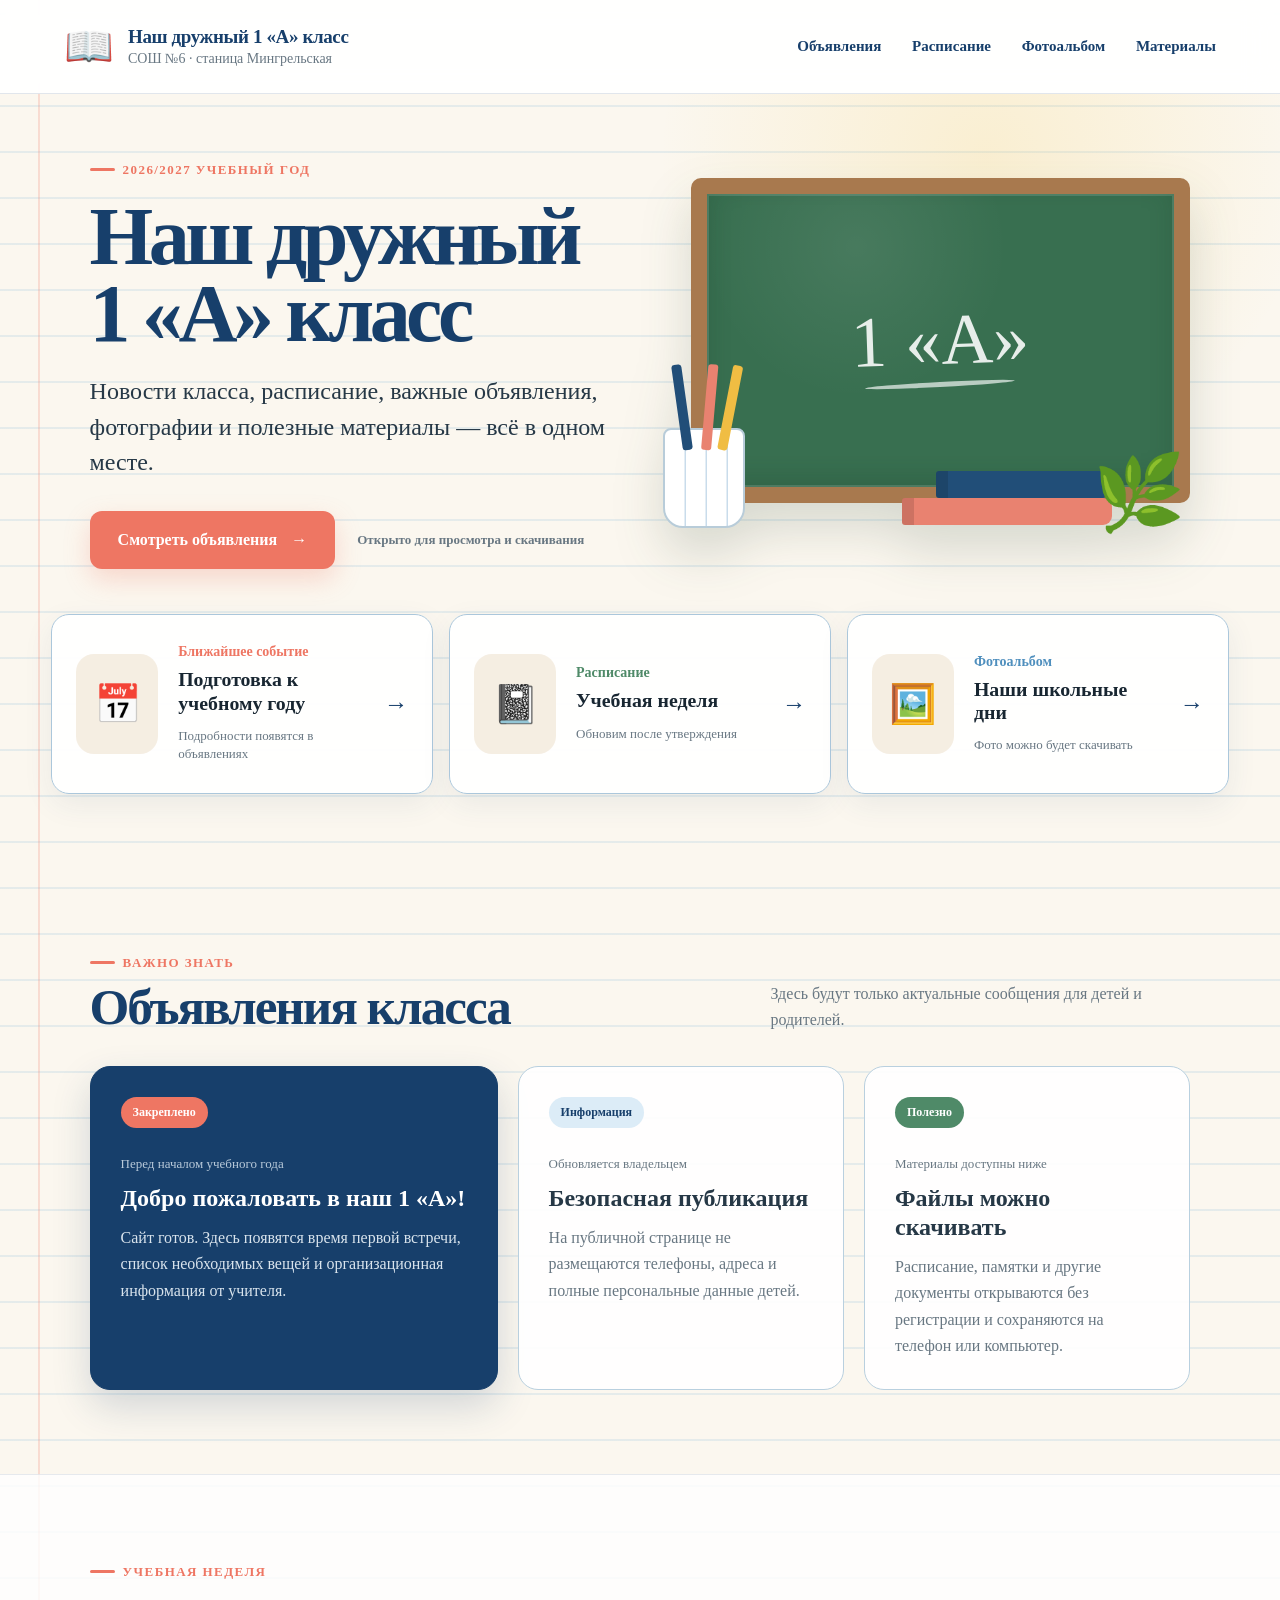
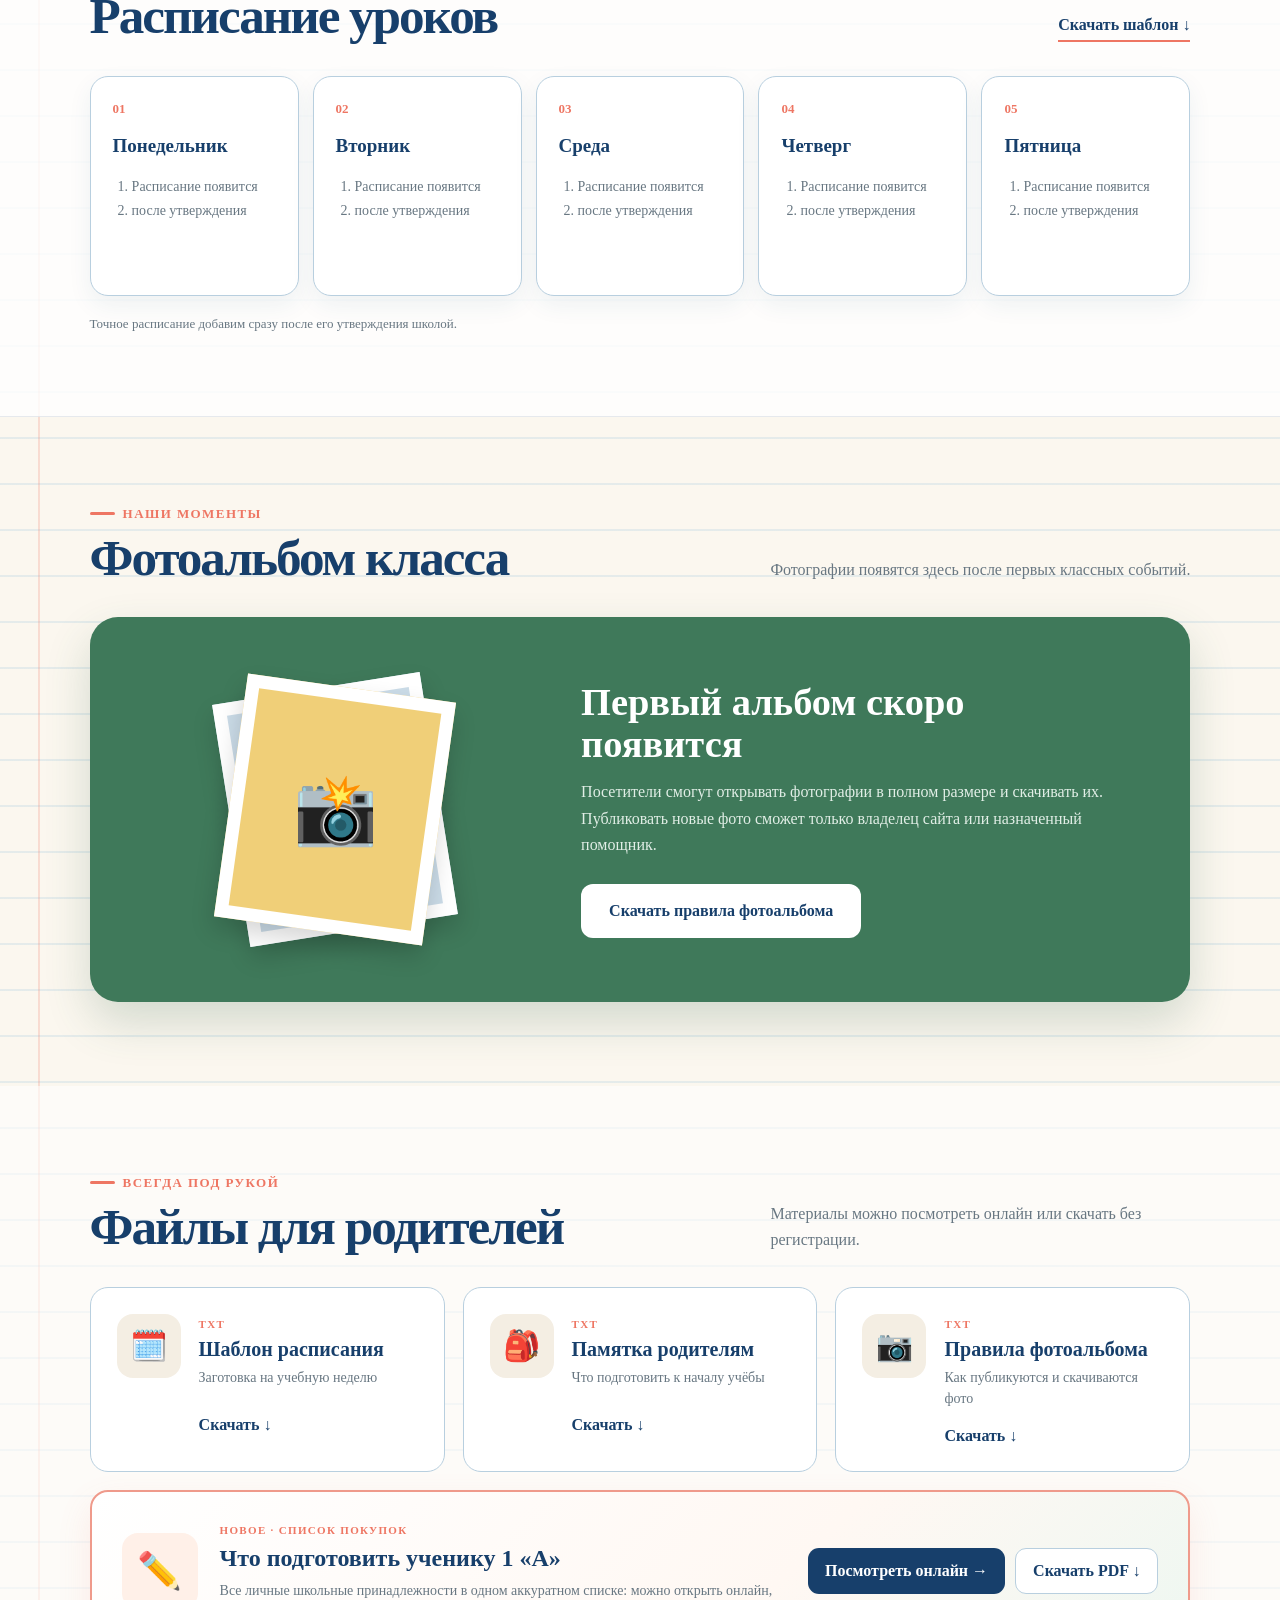
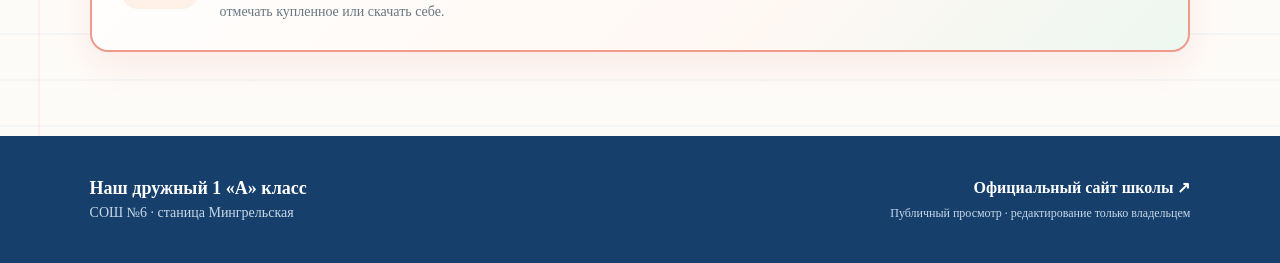
<file: index.html>
<!doctype html>
<html lang="ru">
<head>
  <meta charset="utf-8">
  <meta name="viewport" content="width=device-width, initial-scale=1">
  <meta name="description" content="Новости, расписание, фото и полезные материалы 1 А класса СОШ №6 станицы Мингрельской.">
  <title>Наш дружный 1 «А» класс — СОШ №6</title>
  <link rel="stylesheet" href="./styles.css">
</head>
<body>
<main>
  <header class="site-header">
    <a class="brand" href="#top" aria-label="На главную">
      <span class="book-mark" aria-hidden="true">📖</span>
      <span><strong>Наш дружный 1 «А» класс</strong><small>СОШ №6 · станица Мингрельская</small></span>
    </a>
    <nav aria-label="Основная навигация">
      <a href="#announcements">Объявления</a><a href="#schedule">Расписание</a><a href="#gallery">Фотоальбом</a><a href="#materials">Материалы</a>
    </nav>
  </header>

  <section class="hero" id="top">
    <div class="hero-copy">
      <span class="eyebrow">2026/2027 учебный год</span>
      <h1>Наш дружный<br>1 «А» класс</h1>
      <p>Новости класса, расписание, важные объявления, фотографии и полезные материалы — всё в одном месте.</p>
      <div class="hero-actions">
        <a class="button button-primary" href="#announcements">Смотреть объявления <span aria-hidden="true">→</span></a>
        <span class="read-only">Открыто для просмотра и скачивания</span>
      </div>
    </div>
    <div class="school-scene" aria-label="Школьная доска с надписью 1 А">
      <div class="chalkboard"><span>1 «А»</span><i></i></div>
      <div class="pencil-cup" aria-hidden="true"><b></b><b></b><b></b></div>
      <div class="books" aria-hidden="true"><i></i><i></i></div><div class="plant" aria-hidden="true">🌿</div>
    </div>
  </section>

  <section class="quick-grid" aria-label="Коротко о главном">
    <a class="quick-card coral" href="#announcements"><span class="quick-icon">📅</span><span><small>Ближайшее событие</small><strong>Подготовка к учебному году</strong><em>Подробности появятся в объявлениях</em></span><b aria-hidden="true">→</b></a>
    <a class="quick-card green" href="#schedule"><span class="quick-icon">📓</span><span><small>Расписание</small><strong>Учебная неделя</strong><em>Обновим после утверждения</em></span><b aria-hidden="true">→</b></a>
    <a class="quick-card blue" href="#gallery"><span class="quick-icon">🖼️</span><span><small>Фотоальбом</small><strong>Наши школьные дни</strong><em>Фото можно будет скачивать</em></span><b aria-hidden="true">→</b></a>
  </section>

  <section class="section announcements" id="announcements">
    <div class="section-heading"><div><span class="eyebrow">Важно знать</span><h2>Объявления класса</h2></div><p>Здесь будут только актуальные сообщения для детей и родителей.</p></div>
    <div class="notice-grid">
      <article class="notice-card featured"><span class="notice-label">Закреплено</span><time>Перед началом учебного года</time><h3>Добро пожаловать в наш 1 «А»!</h3><p>Сайт готов. Здесь появятся время первой встречи, список необходимых вещей и организационная информация от учителя.</p></article>
      <article class="notice-card"><span class="notice-label soft">Информация</span><time>Обновляется владельцем</time><h3>Безопасная публикация</h3><p>На публичной странице не размещаются телефоны, адреса и полные персональные данные детей.</p></article>
      <article class="notice-card"><span class="notice-label green-label">Полезно</span><time>Материалы доступны ниже</time><h3>Файлы можно скачивать</h3><p>Расписание, памятки и другие документы открываются без регистрации и сохраняются на телефон или компьютер.</p></article>
    </div>
  </section>

  <section class="section schedule-section" id="schedule">
    <div class="section-heading"><div><span class="eyebrow">Учебная неделя</span><h2>Расписание уроков</h2></div><a class="text-link" href="./materials/raspisanie-1a.txt" download>Скачать шаблон <span aria-hidden="true">↓</span></a></div>
    <div class="week-grid">
      <article class="day-card"><span>01</span><h3>Понедельник</h3><ol><li>Расписание появится</li><li>после утверждения</li></ol></article>
      <article class="day-card"><span>02</span><h3>Вторник</h3><ol><li>Расписание появится</li><li>после утверждения</li></ol></article>
      <article class="day-card"><span>03</span><h3>Среда</h3><ol><li>Расписание появится</li><li>после утверждения</li></ol></article>
      <article class="day-card"><span>04</span><h3>Четверг</h3><ol><li>Расписание появится</li><li>после утверждения</li></ol></article>
      <article class="day-card"><span>05</span><h3>Пятница</h3><ol><li>Расписание появится</li><li>после утверждения</li></ol></article>
    </div>
    <p class="schedule-note">Точное расписание добавим сразу после его утверждения школой.</p>
  </section>

  <section class="section gallery-section" id="gallery">
    <div class="section-heading"><div><span class="eyebrow">Наши моменты</span><h2>Фотоальбом класса</h2></div><p>Фотографии появятся здесь после первых классных событий.</p></div>
    <div class="gallery-placeholder"><div class="photo-stack" aria-hidden="true"><span>📸</span><i></i><i></i></div><div><h3>Первый альбом скоро появится</h3><p>Посетители смогут открывать фотографии в полном размере и скачивать их. Публиковать новые фото сможет только владелец сайта или назначенный помощник.</p><a class="button button-light" href="./materials/pravila-fotoalboma.txt" download>Скачать правила фотоальбома</a></div></div>
  </section>

  <section class="section materials-section" id="materials">
    <div class="section-heading"><div><span class="eyebrow">Всегда под рукой</span><h2>Файлы для родителей</h2></div><p>Материалы можно посмотреть онлайн или скачать без регистрации.</p></div>
    <div class="materials-grid">
      <article class="material-card"><span class="material-icon" aria-hidden="true">🗓️</span><div><small>TXT</small><h3>Шаблон расписания</h3><p>Заготовка на учебную неделю</p></div><a href="./materials/raspisanie-1a.txt" download>Скачать ↓</a></article>
      <article class="material-card"><span class="material-icon" aria-hidden="true">🎒</span><div><small>TXT</small><h3>Памятка родителям</h3><p>Что подготовить к началу учёбы</p></div><a href="./materials/pamyatka-roditelyam.txt" download>Скачать ↓</a></article>
      <article class="material-card"><span class="material-icon" aria-hidden="true">📷</span><div><small>TXT</small><h3>Правила фотоальбома</h3><p>Как публикуются и скачиваются фото</p></div><a href="./materials/pravila-fotoalboma.txt" download>Скачать ↓</a></article>
      <article class="material-card" style="grid-column:1 / -1; display:flex; align-items:center; gap:22px; flex-wrap:wrap; padding:28px 30px; border:2px solid #ef9a8b; background:linear-gradient(135deg,#fff 0%,#fff8f3 62%,#eef7f1 100%); box-shadow:0 14px 34px rgba(238,118,99,.12);">
        <span class="material-icon" aria-hidden="true" style="width:76px;height:76px;flex:0 0 76px;font-size:36px;background:#fff0e8;">✏️</span>
        <div style="flex:1 1 360px;min-width:240px;">
          <small>НОВОЕ · СПИСОК ПОКУПОК</small>
          <h3 style="font-size:24px;margin:7px 0 8px;">Что подготовить ученику 1 «А»</h3>
          <p style="max-width:680px;">Все личные школьные принадлежности в одном аккуратном списке: можно открыть онлайн, отмечать купленное или скачать себе.</p>
        </div>
        <div style="display:flex;gap:10px;flex-wrap:wrap;flex:0 1 auto;">
          <a href="./materials/spisok-prinadlezhnostey-1a.html" style="display:inline-flex;align-items:center;justify-content:center;min-height:46px;padding:0 17px;border-radius:11px;background:#173f6b;color:#fff;font-weight:850;">Посмотреть онлайн →</a>
          <a href="./materials/spisok-prinadlezhnostey-1a.pdf" download style="display:inline-flex;align-items:center;justify-content:center;min-height:46px;padding:0 17px;border-radius:11px;background:#fff;color:#173f6b;border:1px solid #b8cfdf;font-weight:850;">Скачать PDF ↓</a>
        </div>
      </article>
    </div>
  </section>

  <footer><div><strong>Наш дружный 1 «А» класс</strong><p>СОШ №6 · станица Мингрельская</p></div><div class="footer-links"><a href="https://sh6-mingrelskaya-r03.gosweb.gosuslugi.ru/" target="_blank" rel="noreferrer">Официальный сайт школы ↗</a><span>Публичный просмотр · редактирование только владельцем</span></div></footer>
</main>
</body>
</html>
</file>
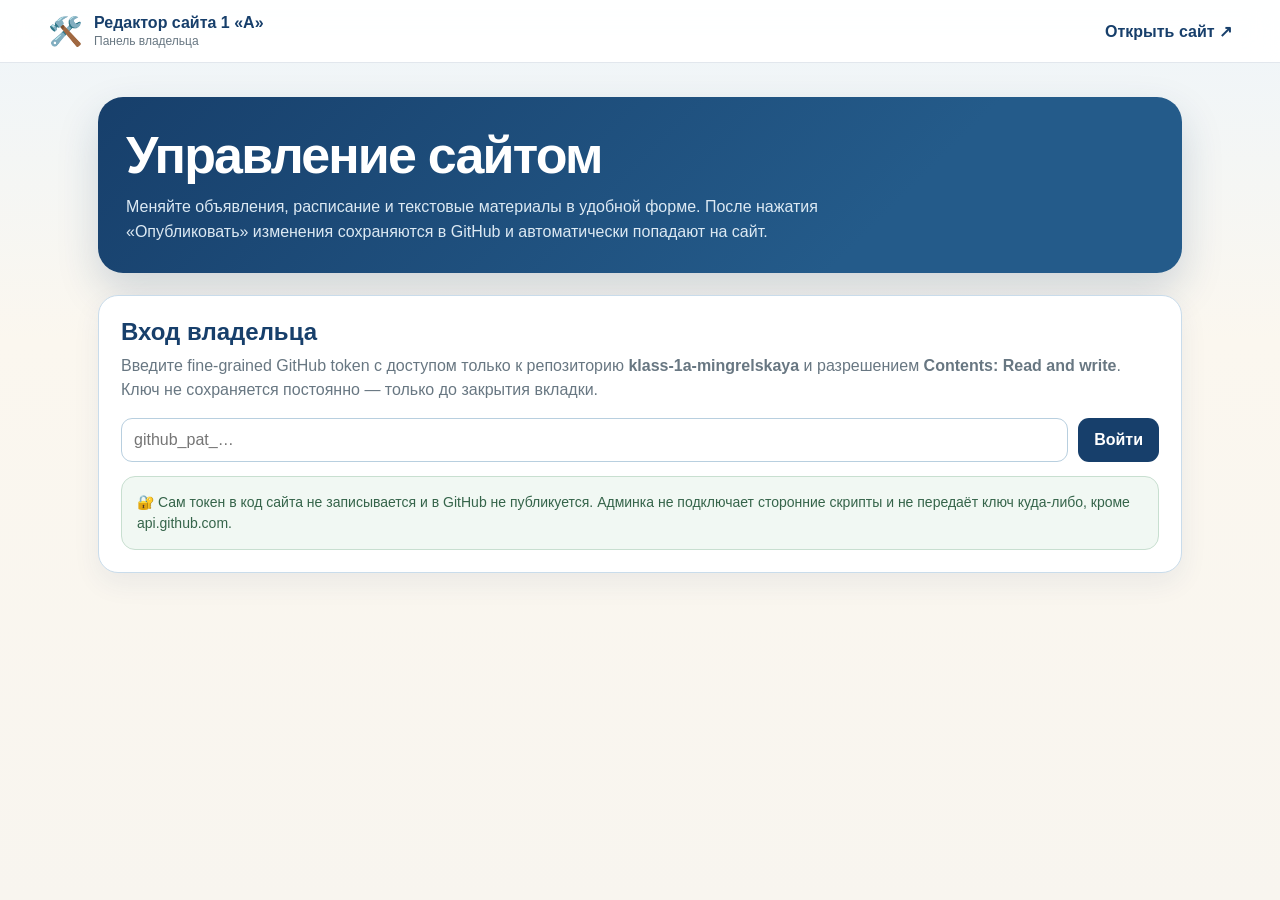
<file: admin-standalone.html>
<!doctype html>
<html lang="ru">
<head>
  <meta charset="utf-8">
  <meta name="viewport" content="width=device-width,initial-scale=1">
  <meta name="robots" content="noindex,nofollow,noarchive">
  <meta name="referrer" content="no-referrer">
  <meta http-equiv="Content-Security-Policy" content="default-src 'self'; connect-src https://api.github.com; img-src 'self' data:; style-src 'unsafe-inline'; script-src 'sha256-5jmU0QJdMAW+zfnLpDobSM2LaZTaYVHjMo+pczBqctQ='; base-uri 'none'; form-action 'none'">
  <title>Редактор сайта 1 «А»</title>
  <style>
    :root{--ink:#173f6b;--text:#263846;--muted:#687782;--green:#4f8a68;--coral:#ee7663;--line:#c9dceb;--paper:#fbf7ef;--white:#fff;--red:#b23a48}
    *{box-sizing:border-box}body{margin:0;font-family:"Segoe UI",Arial,sans-serif;color:var(--text);background:linear-gradient(180deg,#eef5fa 0,#fbf7ef 38%,#f8f5ef 100%);min-height:100vh}button,input,textarea{font:inherit}button{cursor:pointer}.hidden{display:none!important}
    .top{position:sticky;top:0;z-index:10;display:flex;align-items:center;justify-content:space-between;gap:14px;padding:14px clamp(16px,4vw,48px);background:rgba(255,255,255,.94);backdrop-filter:blur(14px);border-bottom:1px solid rgba(23,63,107,.12)}
    .brand{display:flex;align-items:center;gap:11px;color:var(--ink)}.brand b{font-size:28px}.brand strong{display:block}.brand small{display:block;color:var(--muted);font-size:12px;margin-top:2px}.site-link{color:var(--ink);font-weight:800;text-decoration:none}
    main{max-width:1180px;margin:auto;padding:34px clamp(16px,4vw,48px) 80px}.hero{padding:28px;border-radius:25px;background:linear-gradient(135deg,#173f6b,#245b8a 72%);color:#fff;box-shadow:0 18px 42px rgba(23,63,107,.18)}.hero h1{margin:0 0 10px;font-size:clamp(30px,5vw,52px);letter-spacing:-.035em}.hero p{margin:0;color:#dce9f3;line-height:1.55;max-width:800px}
    .login{margin-top:22px;padding:22px;background:#fff;border:1px solid var(--line);border-radius:20px;box-shadow:0 10px 28px rgba(23,63,107,.07)}.login h2{margin:0 0 8px;color:var(--ink)}.login p{margin:0 0 16px;color:var(--muted);line-height:1.5}.token-row{display:flex;gap:10px}.token-row input{flex:1;min-width:0}
    input,textarea{width:100%;border:1px solid #b8cfdf;border-radius:11px;padding:11px 12px;background:#fff;color:var(--text);outline:none}input:focus,textarea:focus{border-color:#6e9abc;box-shadow:0 0 0 3px rgba(84,139,181,.14)}textarea{resize:vertical;min-height:88px;line-height:1.45}.btn{min-height:44px;padding:0 16px;border:0;border-radius:11px;font-weight:850;background:var(--ink);color:#fff}.btn.secondary{background:#eef4f8;color:var(--ink);border:1px solid #c5d7e3}.btn.coral{background:var(--coral)}.btn.danger{background:#fff1f2;color:var(--red);border:1px solid #e8b7bd}.btn:disabled{opacity:.55;cursor:not-allowed}
    .status{display:flex;align-items:center;justify-content:space-between;gap:12px;flex-wrap:wrap;margin-top:20px;padding:14px 16px;border-radius:14px;background:#fff;border:1px solid var(--line)}.status-left{display:flex;align-items:center;gap:10px}.dot{width:10px;height:10px;border-radius:50%;background:#aab7c0}.dot.ok{background:#46a26e}.dot.busy{background:#e8a93d}.dot.bad{background:#d65b67}.status small{display:block;color:var(--muted);margin-top:2px}
    .toolbar{display:flex;gap:10px;flex-wrap:wrap;margin:18px 0}.savebar{position:sticky;bottom:14px;z-index:8;display:flex;align-items:center;justify-content:space-between;gap:12px;flex-wrap:wrap;margin-top:24px;padding:14px 16px;border:1px solid #b8cfdf;border-radius:16px;background:rgba(255,255,255,.96);box-shadow:0 14px 38px rgba(20,55,88,.16);backdrop-filter:blur(12px)}.savebar span{font-size:13px;color:var(--muted)}
    .tabs{display:flex;gap:8px;overflow:auto;padding:4px 0 12px;margin-top:18px}.tab{white-space:nowrap;border:1px solid #bfd1de;background:#fff;color:var(--ink);padding:10px 14px;border-radius:999px;font-weight:800}.tab.active{background:var(--ink);color:#fff;border-color:var(--ink)}
    .panel{display:none}.panel.active{display:block}.section-card{margin-top:14px;padding:22px;background:rgba(255,255,255,.96);border:1px solid var(--line);border-radius:20px;box-shadow:0 9px 27px rgba(23,63,107,.055)}.section-card h2{margin:0 0 5px;color:var(--ink)}.section-card>p{margin:0 0 18px;color:var(--muted)}
    .grid{display:grid;grid-template-columns:repeat(2,minmax(0,1fr));gap:14px}.field{display:grid;gap:6px}.field.full{grid-column:1/-1}.field label{font-size:12px;font-weight:850;color:#526a7c;text-transform:uppercase;letter-spacing:.055em}.note-card{padding:16px;border:1px solid #dae4eb;border-radius:15px;background:#fbfdfe}.note-card h3{margin:0 0 12px;color:var(--ink)}
    .day{padding:16px;border:1px solid #dae4eb;border-radius:15px;background:#fbfdfe}.day h3{margin:0 0 10px;color:var(--ink)}.day textarea{min-height:132px}.hint{margin-top:7px;font-size:12px;color:var(--muted)}
    .material-editor{display:grid;gap:12px}.material-editor textarea{min-height:230px;font-family:ui-monospace,SFMono-Regular,Consolas,monospace;font-size:13px}.security{margin-top:14px;padding:15px;border:1px solid #c8dfd0;background:#f1f8f3;border-radius:14px;color:#35644a;line-height:1.5;font-size:14px}.errorbox{margin-top:12px;padding:13px 14px;border:1px solid #edc3c7;background:#fff4f5;border-radius:13px;color:#8e2f3a;white-space:pre-wrap}.successbox{margin-top:12px;padding:13px 14px;border:1px solid #bcdcc7;background:#f0f8f2;border-radius:13px;color:#35644a;white-space:pre-wrap}
    @media(max-width:760px){.grid{grid-template-columns:1fr}.token-row{flex-direction:column}.top{position:relative}.site-link{font-size:13px}.savebar{bottom:8px}.hero{padding:22px}.section-card{padding:17px}}
  </style>
</head>
<body>
<header class="top">
  <div class="brand"><b>🛠️</b><span><strong>Редактор сайта 1 «А»</strong><small>Панель владельца</small></span></div>
  <a class="site-link" href="./index.html" target="_blank" rel="noreferrer">Открыть сайт ↗</a>
</header>
<main>
  <section class="hero">
    <h1>Управление сайтом</h1>
    <p>Меняйте объявления, расписание и текстовые материалы в удобной форме. После нажатия «Опубликовать» изменения сохраняются в GitHub и автоматически попадают на сайт.</p>
  </section>

  <section class="login" id="loginBox">
    <h2>Вход владельца</h2>
    <p>Введите fine-grained GitHub token с доступом только к репозиторию <b>klass-1a-mingrelskaya</b> и разрешением <b>Contents: Read and write</b>. Ключ не сохраняется постоянно — только до закрытия вкладки.</p>
    <div class="token-row"><input id="token" type="password" autocomplete="off" spellcheck="false" placeholder="github_pat_…"><button class="btn" id="connectBtn" type="button">Войти</button></div>
    <div class="security">🔐 Сам токен в код сайта не записывается и в GitHub не публикуется. Админка не подключает сторонние скрипты и не передаёт ключ куда-либо, кроме api.github.com.</div>
    <div id="loginError" class="errorbox hidden"></div>
  </section>

  <section id="editor" class="hidden">
    <div class="status"><div class="status-left"><span class="dot" id="statusDot"></span><div><strong id="statusTitle">Не загружено</strong><small id="statusText">Подключитесь к репозиторию</small></div></div><button class="btn danger" id="logoutBtn" type="button">Выйти</button></div>
    <div class="toolbar"><button class="btn secondary" id="reloadBtn" type="button">↻ Обновить данные</button><a class="btn secondary" href="https://github.com/firsenchikmingrel-create/klass-1a-mingrelskaya/commits/main" target="_blank" rel="noreferrer" style="display:inline-flex;align-items:center;text-decoration:none">История изменений ↗</a></div>

    <div class="tabs">
      <button class="tab active" data-tab="announcements" type="button">📢 Объявления</button>
      <button class="tab" data-tab="schedule" type="button">📓 Расписание</button>
      <button class="tab" data-tab="materials" type="button">📎 Материалы</button>
      <button class="tab" data-tab="quick" type="button">⭐ Главное</button>
    </div>

    <div class="panel active" id="panel-announcements">
      <section class="section-card"><h2>Объявления класса</h2><p>Редактируются три карточки, которые сейчас находятся на главной странице.</p><div class="grid" id="announcementFields"></div></section>
    </div>

    <div class="panel" id="panel-schedule">
      <section class="section-card"><h2>Расписание уроков</h2><p>Каждый урок пишите с новой строки. Пустые строки будут пропущены.</p><div class="grid" id="scheduleFields"></div></section>
    </div>

    <div class="panel" id="panel-materials">
      <section class="section-card"><h2>Текстовые материалы</h2><p>Пока здесь доступны три существующих файла. Позже сюда можно добавить загрузку PDF и фотографий.</p><div class="material-editor">
        <div class="field"><label for="memoText">Памятка родителям</label><textarea id="memoText"></textarea></div>
        <div class="field"><label for="photoRulesText">Правила фотоальбома</label><textarea id="photoRulesText"></textarea></div>
        <div class="field"><label for="scheduleText">Текстовый шаблон расписания</label><textarea id="scheduleText"></textarea></div>
      </div></section>
    </div>

    <div class="panel" id="panel-quick">
      <section class="section-card"><h2>Ближайшее событие</h2><p>Это первая карточка в блоке «Коротко о главном».</p><div class="grid">
        <div class="field"><label for="quickTitle">Заголовок</label><input id="quickTitle"></div>
        <div class="field"><label for="quickSubtitle">Подпись</label><input id="quickSubtitle"></div>
      </div></section>
    </div>

    <div id="publishResult"></div>
    <div class="savebar"><span>GitHub хранит историю — при необходимости любое изменение можно откатить.</span><button class="btn coral" id="publishBtn" type="button">Опубликовать изменения</button></div>
  </section>
</main>
<script>
'use strict';

const REPO = 'firsenchikmingrel-create/klass-1a-mingrelskaya';
const BRANCH = 'main';
const API = `https://api.github.com/repos/${REPO}/contents`;
const FILES = {
  index: 'index.html',
  memo: 'materials/pamyatka-roditelyam.txt',
  photo: 'materials/pravila-fotoalboma.txt',
  schedule: 'materials/raspisanie-1a.txt'
};

let token = sessionStorage.getItem('klass1a-admin-token') || '';
let loaded = {};
let dirty = false;

const $ = (selector, root = document) => root.querySelector(selector);
const $$ = (selector, root = document) => [...root.querySelectorAll(selector)];

const els = {
  loginBox: $('#loginBox'), editor: $('#editor'), token: $('#token'), connectBtn: $('#connectBtn'),
  logoutBtn: $('#logoutBtn'), reloadBtn: $('#reloadBtn'), publishBtn: $('#publishBtn'), loginError: $('#loginError'),
  statusDot: $('#statusDot'), statusTitle: $('#statusTitle'), statusText: $('#statusText'), publishResult: $('#publishResult'),
  announcementFields: $('#announcementFields'), scheduleFields: $('#scheduleFields'), memoText: $('#memoText'),
  photoRulesText: $('#photoRulesText'), scheduleText: $('#scheduleText'), quickTitle: $('#quickTitle'), quickSubtitle: $('#quickSubtitle')
};

function utf8ToBase64(text) {
  const bytes = new TextEncoder().encode(text);
  let binary = '';
  const chunk = 0x8000;
  for (let i = 0; i < bytes.length; i += chunk) binary += String.fromCharCode(...bytes.subarray(i, i + chunk));
  return btoa(binary);
}

function base64ToUtf8(value) {
  const clean = value.replace(/\s/g, '');
  const binary = atob(clean);
  const bytes = Uint8Array.from(binary, ch => ch.charCodeAt(0));
  return new TextDecoder('utf-8').decode(bytes);
}

function setStatus(kind, title, text) {
  els.statusDot.className = `dot ${kind || ''}`;
  els.statusTitle.textContent = title;
  els.statusText.textContent = text;
}

function setResult(type, text) {
  els.publishResult.className = text ? (type === 'ok' ? 'successbox' : 'errorbox') : '';
  els.publishResult.textContent = text || '';
}

function markDirty() {
  dirty = true;
  els.publishBtn.textContent = 'Опубликовать изменения •';
}

async function api(path, options = {}) {
  const response = await fetch(`${API}/${path}${options.query || ''}`, {
    method: options.method || 'GET',
    headers: {
      'Accept': 'application/vnd.github+json',
      'Authorization': `Bearer ${token}`,
      'X-GitHub-Api-Version': '2022-11-28',
      ...(options.body ? {'Content-Type': 'application/json'} : {})
    },
    body: options.body ? JSON.stringify(options.body) : undefined,
    cache: 'no-store'
  });
  let data = null;
  try { data = await response.json(); } catch { /* no-op */ }
  if (!response.ok) {
    const message = data?.message || `${response.status} ${response.statusText}`;
    throw new Error(`${path}: ${message}`);
  }
  return data;
}

async function readFile(path) {
  const data = await api(path, {query: `?ref=${encodeURIComponent(BRANCH)}`});
  return {path, sha: data.sha, text: base64ToUtf8(data.content), htmlUrl: data.html_url};
}

async function writeFile(file, text, message) {
  return api(file.path, {
    method: 'PUT',
    body: {message, content: utf8ToBase64(text), sha: file.sha, branch: BRANCH}
  });
}

function safeText(node, fallback = '') { return node?.textContent?.trim() || fallback; }

function parseIndex(html) {
  const doc = new DOMParser().parseFromString(html, 'text/html');
  const notices = $$('.notice-grid .notice-card', doc).slice(0, 3).map((card, i) => ({
    label: safeText($('.notice-label', card), `Карточка ${i + 1}`),
    time: safeText($('time', card)),
    title: safeText($('h3', card)),
    text: safeText($('p', card))
  }));
  const days = $$('.week-grid .day-card', doc).slice(0, 5).map(card => ({
    name: safeText($('h3', card)),
    lessons: $$('ol li', card).map(li => safeText(li)).filter(Boolean)
  }));
  const quick = $('.quick-grid .quick-card', doc);
  return {
    notices,
    days,
    quick: {title: safeText($('strong', quick)), subtitle: safeText($('em', quick))}
  };
}

function fillForm(state) {
  els.announcementFields.innerHTML = '';
  state.notices.forEach((notice, i) => {
    const wrap = document.createElement('div');
    wrap.className = 'note-card';
    wrap.innerHTML = `<h3>Карточка ${i + 1}</h3>
      <div class="field"><label>Метка</label><input data-notice="${i}" data-key="label"></div>
      <div class="field"><label>Дата / подпись</label><input data-notice="${i}" data-key="time"></div>
      <div class="field"><label>Заголовок</label><input data-notice="${i}" data-key="title"></div>
      <div class="field"><label>Текст</label><textarea data-notice="${i}" data-key="text"></textarea></div>`;
    for (const [key, value] of Object.entries(notice)) $(`[data-key="${key}"]`, wrap).value = value;
    els.announcementFields.appendChild(wrap);
  });

  els.scheduleFields.innerHTML = '';
  state.days.forEach((day, i) => {
    const wrap = document.createElement('div');
    wrap.className = 'day';
    const h = document.createElement('h3');
    h.textContent = day.name || `День ${i + 1}`;
    const ta = document.createElement('textarea');
    ta.dataset.day = String(i);
    ta.value = day.lessons.join('\n');
    const hint = document.createElement('div');
    hint.className = 'hint'; hint.textContent = 'Один урок — одна строка';
    wrap.append(h, ta, hint); els.scheduleFields.appendChild(wrap);
  });

  els.quickTitle.value = state.quick.title;
  els.quickSubtitle.value = state.quick.subtitle;
  els.memoText.value = loaded.memo.text;
  els.photoRulesText.value = loaded.photo.text;
  els.scheduleText.value = loaded.schedule.text;

  $$('input, textarea', els.editor).forEach(el => el.addEventListener('input', markDirty));
}

function collectForm() {
  const notices = [0,1,2].map(i => ({
    label: $(`[data-notice="${i}"][data-key="label"]`).value.trim(),
    time: $(`[data-notice="${i}"][data-key="time"]`).value.trim(),
    title: $(`[data-notice="${i}"][data-key="title"]`).value.trim(),
    text: $(`[data-notice="${i}"][data-key="text"]`).value.trim()
  }));
  const days = $$('[data-day]').map(ta => ta.value.split(/\r?\n/).map(s => s.trim()).filter(Boolean));
  return {notices, days, quick:{title:els.quickTitle.value.trim(),subtitle:els.quickSubtitle.value.trim()}};
}

function updateIndexHtml(rawHtml, state) {
  const doc = new DOMParser().parseFromString(rawHtml, 'text/html');
  const cards = $$('.notice-grid .notice-card', doc).slice(0, 3);
  if (cards.length !== 3) throw new Error('На главной не найдены три карточки объявлений. Структура сайта изменилась.');
  cards.forEach((card, i) => {
    $('.notice-label', card).textContent = state.notices[i].label;
    $('time', card).textContent = state.notices[i].time;
    $('h3', card).textContent = state.notices[i].title;
    $('p', card).textContent = state.notices[i].text;
  });
  const dayCards = $$('.week-grid .day-card', doc).slice(0, 5);
  if (dayCards.length !== 5) throw new Error('На главной не найдено пять дней расписания. Структура сайта изменилась.');
  dayCards.forEach((card, i) => {
    const list = $('ol', card);
    list.replaceChildren();
    const lessons = state.days[i].length ? state.days[i] : ['Расписание появится', 'после утверждения'];
    lessons.forEach(lesson => { const li = doc.createElement('li'); li.textContent = lesson; list.appendChild(li); });
  });
  const quick = $('.quick-grid .quick-card', doc);
  if (quick) { $('strong', quick).textContent = state.quick.title; $('em', quick).textContent = state.quick.subtitle; }
  return '<!doctype html>\n' + doc.documentElement.outerHTML + '\n';
}

async function loadAll() {
  setResult('', '');
  setStatus('busy', 'Загрузка…', 'Читаю актуальные файлы из GitHub');
  els.reloadBtn.disabled = true; els.publishBtn.disabled = true;
  try {
    const [index, memo, photo, schedule] = await Promise.all([
      readFile(FILES.index), readFile(FILES.memo), readFile(FILES.photo), readFile(FILES.schedule)
    ]);
    loaded = {index, memo, photo, schedule};
    fillForm(parseIndex(index.text));
    dirty = false; els.publishBtn.textContent = 'Опубликовать изменения';
    setStatus('ok', 'Подключено', `Репозиторий ${REPO} · ветка ${BRANCH}`);
  } catch (err) {
    setStatus('bad', 'Ошибка загрузки', err.message);
    setResult('error', err.message);
    throw err;
  } finally {
    els.reloadBtn.disabled = false; els.publishBtn.disabled = false;
  }
}

async function connect() {
  const value = els.token.value.trim();
  if (value) token = value;
  if (!token) return;
  els.connectBtn.disabled = true; els.loginError.classList.add('hidden');
  try {
    sessionStorage.setItem('klass1a-admin-token', token);
    await readFile(FILES.index);
    els.loginBox.classList.add('hidden'); els.editor.classList.remove('hidden');
    await loadAll();
    els.token.value = '';
  } catch (err) {
    sessionStorage.removeItem('klass1a-admin-token'); token = '';
    els.loginError.textContent = 'Не удалось войти. Проверьте токен и право Contents: Read and write.\n\n' + err.message;
    els.loginError.classList.remove('hidden');
  } finally { els.connectBtn.disabled = false; }
}

async function publish() {
  if (!loaded.index) return;
  if (!dirty && !confirm('Изменений не обнаружено. Всё равно создать новую публикацию?')) return;
  els.publishBtn.disabled = true; els.reloadBtn.disabled = true; setResult('', '');
  setStatus('busy', 'Публикация…', 'Сохраняю изменения в GitHub');
  try {
    // Re-read immediately before saving to avoid silently overwriting external changes.
    const fresh = await Promise.all([readFile(FILES.index), readFile(FILES.memo), readFile(FILES.photo), readFile(FILES.schedule)]);
    const [freshIndex, freshMemo, freshPhoto, freshSchedule] = fresh;
    if (freshIndex.sha !== loaded.index.sha || freshMemo.sha !== loaded.memo.sha || freshPhoto.sha !== loaded.photo.sha || freshSchedule.sha !== loaded.schedule.sha) {
      throw new Error('Кто-то изменил сайт после последней загрузки. Нажмите «Обновить данные», проверьте изменения и повторите публикацию.');
    }

    const form = collectForm();
    const newIndex = updateIndexHtml(freshIndex.text, form);
    const operations = [
      [freshIndex, newIndex, 'Update site content from admin panel'],
      [freshMemo, els.memoText.value, 'Update parent memo from admin panel'],
      [freshPhoto, els.photoRulesText.value, 'Update photo rules from admin panel'],
      [freshSchedule, els.scheduleText.value, 'Update schedule template from admin panel']
    ];

    const changed = operations.filter(([file, text]) => file.text !== text);
    if (!changed.length) {
      dirty = false; els.publishBtn.textContent = 'Опубликовать изменения';
      setStatus('ok', 'Всё актуально', 'Файлы уже содержат эти данные');
      setResult('ok', 'Изменений для публикации нет.');
      return;
    }

    let done = 0;
    for (const [file, text, message] of changed) {
      setStatus('busy', 'Публикация…', `Файл ${done + 1} из ${changed.length}: ${file.path}`);
      await writeFile(file, text, message);
      done++;
    }
    await loadAll();
    setResult('ok', `Готово. Обновлено файлов: ${changed.length}. GitHub Pages обычно подхватывает изменения автоматически.`);
  } catch (err) {
    setStatus('bad', 'Не опубликовано', err.message);
    setResult('error', err.message);
  } finally { els.publishBtn.disabled = false; els.reloadBtn.disabled = false; }
}

function logout() {
  sessionStorage.removeItem('klass1a-admin-token'); token = ''; loaded = {}; dirty = false;
  els.editor.classList.add('hidden'); els.loginBox.classList.remove('hidden'); els.token.value = '';
}

$$('.tab').forEach(tab => tab.addEventListener('click', () => {
  $$('.tab').forEach(x => x.classList.toggle('active', x === tab));
  $$('.panel').forEach(panel => panel.classList.toggle('active', panel.id === `panel-${tab.dataset.tab}`));
}));

els.connectBtn.addEventListener('click', connect);
els.token.addEventListener('keydown', e => { if (e.key === 'Enter') connect(); });
els.logoutBtn.addEventListener('click', logout);
els.reloadBtn.addEventListener('click', () => { if (!dirty || confirm('Несохранённые изменения будут потеряны. Обновить данные?')) loadAll(); });
els.publishBtn.addEventListener('click', publish);
window.addEventListener('beforeunload', e => { if (dirty) { e.preventDefault(); e.returnValue = ''; } });

if (token) {
  els.loginBox.classList.add('hidden'); els.editor.classList.remove('hidden');
  loadAll().catch(() => { logout(); });
}

</script>
</body>
</html>
</file>
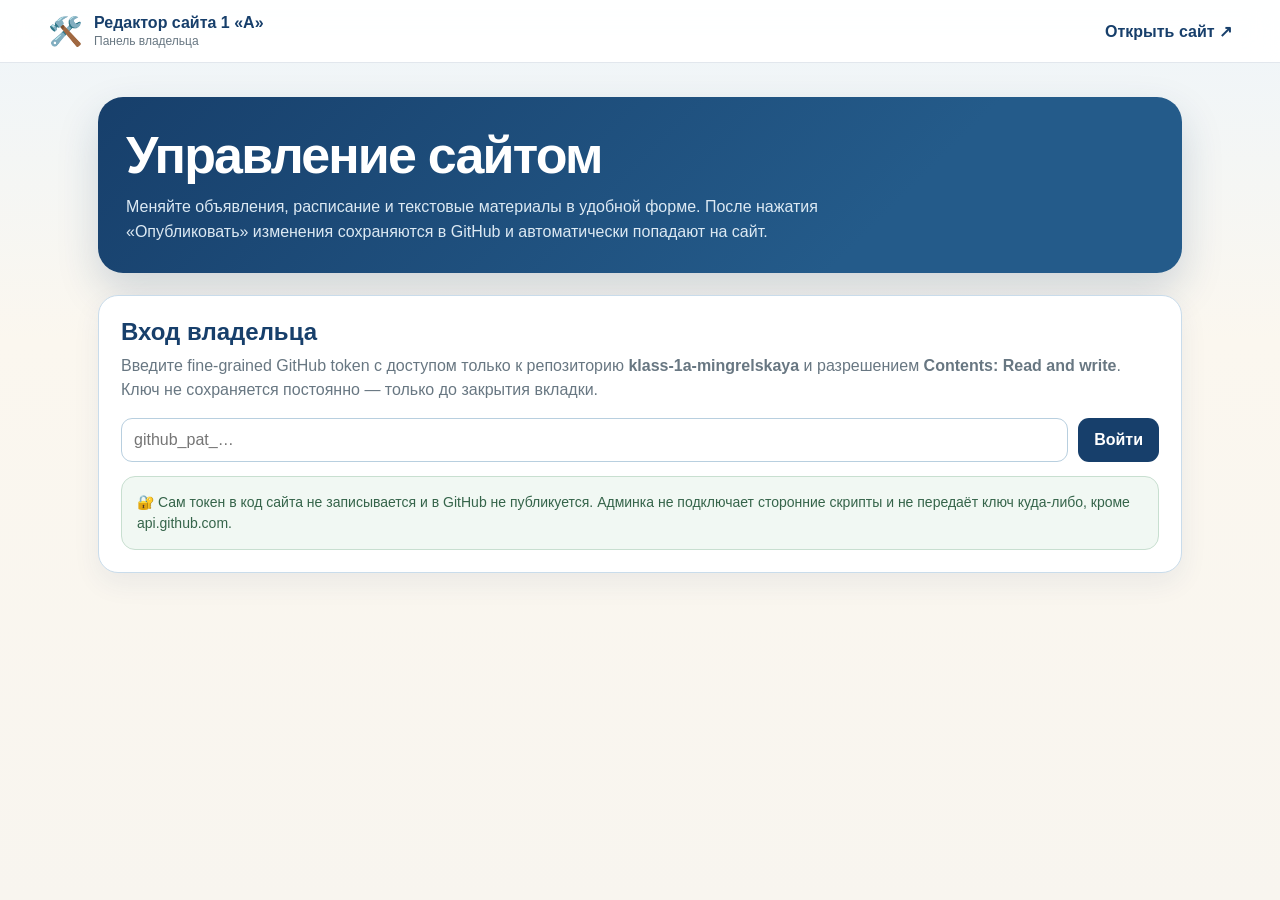
<file: admin.html>
<!doctype html>
<html lang="ru">
<head>
  <meta charset="utf-8">
  <meta name="viewport" content="width=device-width,initial-scale=1">
  <meta name="robots" content="noindex,nofollow,noarchive">
  <meta name="referrer" content="no-referrer">
  <meta http-equiv="Content-Security-Policy" content="default-src 'self'; connect-src https://api.github.com; img-src 'self' data:; style-src 'unsafe-inline'; script-src 'self'; base-uri 'none'; form-action 'none'">
  <title>Редактор сайта 1 «А»</title>
  <style>
    :root{--ink:#173f6b;--text:#263846;--muted:#687782;--green:#4f8a68;--coral:#ee7663;--line:#c9dceb;--paper:#fbf7ef;--white:#fff;--red:#b23a48}
    *{box-sizing:border-box}body{margin:0;font-family:"Segoe UI",Arial,sans-serif;color:var(--text);background:linear-gradient(180deg,#eef5fa 0,#fbf7ef 38%,#f8f5ef 100%);min-height:100vh}button,input,textarea{font:inherit}button{cursor:pointer}.hidden{display:none!important}
    .top{position:sticky;top:0;z-index:10;display:flex;align-items:center;justify-content:space-between;gap:14px;padding:14px clamp(16px,4vw,48px);background:rgba(255,255,255,.94);backdrop-filter:blur(14px);border-bottom:1px solid rgba(23,63,107,.12)}
    .brand{display:flex;align-items:center;gap:11px;color:var(--ink)}.brand b{font-size:28px}.brand strong{display:block}.brand small{display:block;color:var(--muted);font-size:12px;margin-top:2px}.site-link{color:var(--ink);font-weight:800;text-decoration:none}
    main{max-width:1180px;margin:auto;padding:34px clamp(16px,4vw,48px) 80px}.hero{padding:28px;border-radius:25px;background:linear-gradient(135deg,#173f6b,#245b8a 72%);color:#fff;box-shadow:0 18px 42px rgba(23,63,107,.18)}.hero h1{margin:0 0 10px;font-size:clamp(30px,5vw,52px);letter-spacing:-.035em}.hero p{margin:0;color:#dce9f3;line-height:1.55;max-width:800px}
    .login{margin-top:22px;padding:22px;background:#fff;border:1px solid var(--line);border-radius:20px;box-shadow:0 10px 28px rgba(23,63,107,.07)}.login h2{margin:0 0 8px;color:var(--ink)}.login p{margin:0 0 16px;color:var(--muted);line-height:1.5}.token-row{display:flex;gap:10px}.token-row input{flex:1;min-width:0}
    input,textarea{width:100%;border:1px solid #b8cfdf;border-radius:11px;padding:11px 12px;background:#fff;color:var(--text);outline:none}input:focus,textarea:focus{border-color:#6e9abc;box-shadow:0 0 0 3px rgba(84,139,181,.14)}textarea{resize:vertical;min-height:88px;line-height:1.45}.btn{min-height:44px;padding:0 16px;border:0;border-radius:11px;font-weight:850;background:var(--ink);color:#fff}.btn.secondary{background:#eef4f8;color:var(--ink);border:1px solid #c5d7e3}.btn.coral{background:var(--coral)}.btn.danger{background:#fff1f2;color:var(--red);border:1px solid #e8b7bd}.btn:disabled{opacity:.55;cursor:not-allowed}
    .status{display:flex;align-items:center;justify-content:space-between;gap:12px;flex-wrap:wrap;margin-top:20px;padding:14px 16px;border-radius:14px;background:#fff;border:1px solid var(--line)}.status-left{display:flex;align-items:center;gap:10px}.dot{width:10px;height:10px;border-radius:50%;background:#aab7c0}.dot.ok{background:#46a26e}.dot.busy{background:#e8a93d}.dot.bad{background:#d65b67}.status small{display:block;color:var(--muted);margin-top:2px}
    .toolbar{display:flex;gap:10px;flex-wrap:wrap;margin:18px 0}.savebar{position:sticky;bottom:14px;z-index:8;display:flex;align-items:center;justify-content:space-between;gap:12px;flex-wrap:wrap;margin-top:24px;padding:14px 16px;border:1px solid #b8cfdf;border-radius:16px;background:rgba(255,255,255,.96);box-shadow:0 14px 38px rgba(20,55,88,.16);backdrop-filter:blur(12px)}.savebar span{font-size:13px;color:var(--muted)}
    .tabs{display:flex;gap:8px;overflow:auto;padding:4px 0 12px;margin-top:18px}.tab{white-space:nowrap;border:1px solid #bfd1de;background:#fff;color:var(--ink);padding:10px 14px;border-radius:999px;font-weight:800}.tab.active{background:var(--ink);color:#fff;border-color:var(--ink)}
    .panel{display:none}.panel.active{display:block}.section-card{margin-top:14px;padding:22px;background:rgba(255,255,255,.96);border:1px solid var(--line);border-radius:20px;box-shadow:0 9px 27px rgba(23,63,107,.055)}.section-card h2{margin:0 0 5px;color:var(--ink)}.section-card>p{margin:0 0 18px;color:var(--muted)}
    .grid{display:grid;grid-template-columns:repeat(2,minmax(0,1fr));gap:14px}.field{display:grid;gap:6px}.field.full{grid-column:1/-1}.field label{font-size:12px;font-weight:850;color:#526a7c;text-transform:uppercase;letter-spacing:.055em}.note-card{padding:16px;border:1px solid #dae4eb;border-radius:15px;background:#fbfdfe}.note-card h3{margin:0 0 12px;color:var(--ink)}
    .day{padding:16px;border:1px solid #dae4eb;border-radius:15px;background:#fbfdfe}.day h3{margin:0 0 10px;color:var(--ink)}.day textarea{min-height:132px}.hint{margin-top:7px;font-size:12px;color:var(--muted)}
    .material-editor{display:grid;gap:12px}.material-editor textarea{min-height:230px;font-family:ui-monospace,SFMono-Regular,Consolas,monospace;font-size:13px}.security{margin-top:14px;padding:15px;border:1px solid #c8dfd0;background:#f1f8f3;border-radius:14px;color:#35644a;line-height:1.5;font-size:14px}.errorbox{margin-top:12px;padding:13px 14px;border:1px solid #edc3c7;background:#fff4f5;border-radius:13px;color:#8e2f3a;white-space:pre-wrap}.successbox{margin-top:12px;padding:13px 14px;border:1px solid #bcdcc7;background:#f0f8f2;border-radius:13px;color:#35644a;white-space:pre-wrap}
    @media(max-width:760px){.grid{grid-template-columns:1fr}.token-row{flex-direction:column}.top{position:relative}.site-link{font-size:13px}.savebar{bottom:8px}.hero{padding:22px}.section-card{padding:17px}}
  </style>
</head>
<body>
<header class="top">
  <div class="brand"><b>🛠️</b><span><strong>Редактор сайта 1 «А»</strong><small>Панель владельца</small></span></div>
  <a class="site-link" href="./index.html" target="_blank" rel="noreferrer">Открыть сайт ↗</a>
</header>
<main>
  <section class="hero">
    <h1>Управление сайтом</h1>
    <p>Меняйте объявления, расписание и текстовые материалы в удобной форме. После нажатия «Опубликовать» изменения сохраняются в GitHub и автоматически попадают на сайт.</p>
  </section>

  <section class="login" id="loginBox">
    <h2>Вход владельца</h2>
    <p>Введите fine-grained GitHub token с доступом только к репозиторию <b>klass-1a-mingrelskaya</b> и разрешением <b>Contents: Read and write</b>. Ключ не сохраняется постоянно — только до закрытия вкладки.</p>
    <div class="token-row"><input id="token" type="password" autocomplete="off" spellcheck="false" placeholder="github_pat_…"><button class="btn" id="connectBtn" type="button">Войти</button></div>
    <div class="security">🔐 Сам токен в код сайта не записывается и в GitHub не публикуется. Админка не подключает сторонние скрипты и не передаёт ключ куда-либо, кроме api.github.com.</div>
    <div id="loginError" class="errorbox hidden"></div>
  </section>

  <section id="editor" class="hidden">
    <div class="status"><div class="status-left"><span class="dot" id="statusDot"></span><div><strong id="statusTitle">Не загружено</strong><small id="statusText">Подключитесь к репозиторию</small></div></div><button class="btn danger" id="logoutBtn" type="button">Выйти</button></div>
    <div class="toolbar"><button class="btn secondary" id="reloadBtn" type="button">↻ Обновить данные</button><a class="btn secondary" href="https://github.com/firsenchikmingrel-create/klass-1a-mingrelskaya/commits/main" target="_blank" rel="noreferrer" style="display:inline-flex;align-items:center;text-decoration:none">История изменений ↗</a></div>

    <div class="tabs">
      <button class="tab active" data-tab="announcements" type="button">📢 Объявления</button>
      <button class="tab" data-tab="schedule" type="button">📓 Расписание</button>
      <button class="tab" data-tab="materials" type="button">📎 Материалы</button>
      <button class="tab" data-tab="quick" type="button">⭐ Главное</button>
    </div>

    <div class="panel active" id="panel-announcements">
      <section class="section-card"><h2>Объявления класса</h2><p>Редактируются три карточки, которые сейчас находятся на главной странице.</p><div class="grid" id="announcementFields"></div></section>
    </div>

    <div class="panel" id="panel-schedule">
      <section class="section-card"><h2>Расписание уроков</h2><p>Каждый урок пишите с новой строки. Пустые строки будут пропущены.</p><div class="grid" id="scheduleFields"></div></section>
    </div>

    <div class="panel" id="panel-materials">
      <section class="section-card"><h2>Текстовые материалы</h2><p>Пока здесь доступны три существующих файла. Позже сюда можно добавить загрузку PDF и фотографий.</p><div class="material-editor">
        <div class="field"><label for="memoText">Памятка родителям</label><textarea id="memoText"></textarea></div>
        <div class="field"><label for="photoRulesText">Правила фотоальбома</label><textarea id="photoRulesText"></textarea></div>
        <div class="field"><label for="scheduleText">Текстовый шаблон расписания</label><textarea id="scheduleText"></textarea></div>
      </div></section>
    </div>

    <div class="panel" id="panel-quick">
      <section class="section-card"><h2>Ближайшее событие</h2><p>Это первая карточка в блоке «Коротко о главном».</p><div class="grid">
        <div class="field"><label for="quickTitle">Заголовок</label><input id="quickTitle"></div>
        <div class="field"><label for="quickSubtitle">Подпись</label><input id="quickSubtitle"></div>
      </div></section>
    </div>

    <div id="publishResult"></div>
    <div class="savebar"><span>GitHub хранит историю — при необходимости любое изменение можно откатить.</span><button class="btn coral" id="publishBtn" type="button">Опубликовать изменения</button></div>
  </section>
</main>
<script src="./admin.js" defer></script>
</body>
</html>
</file>
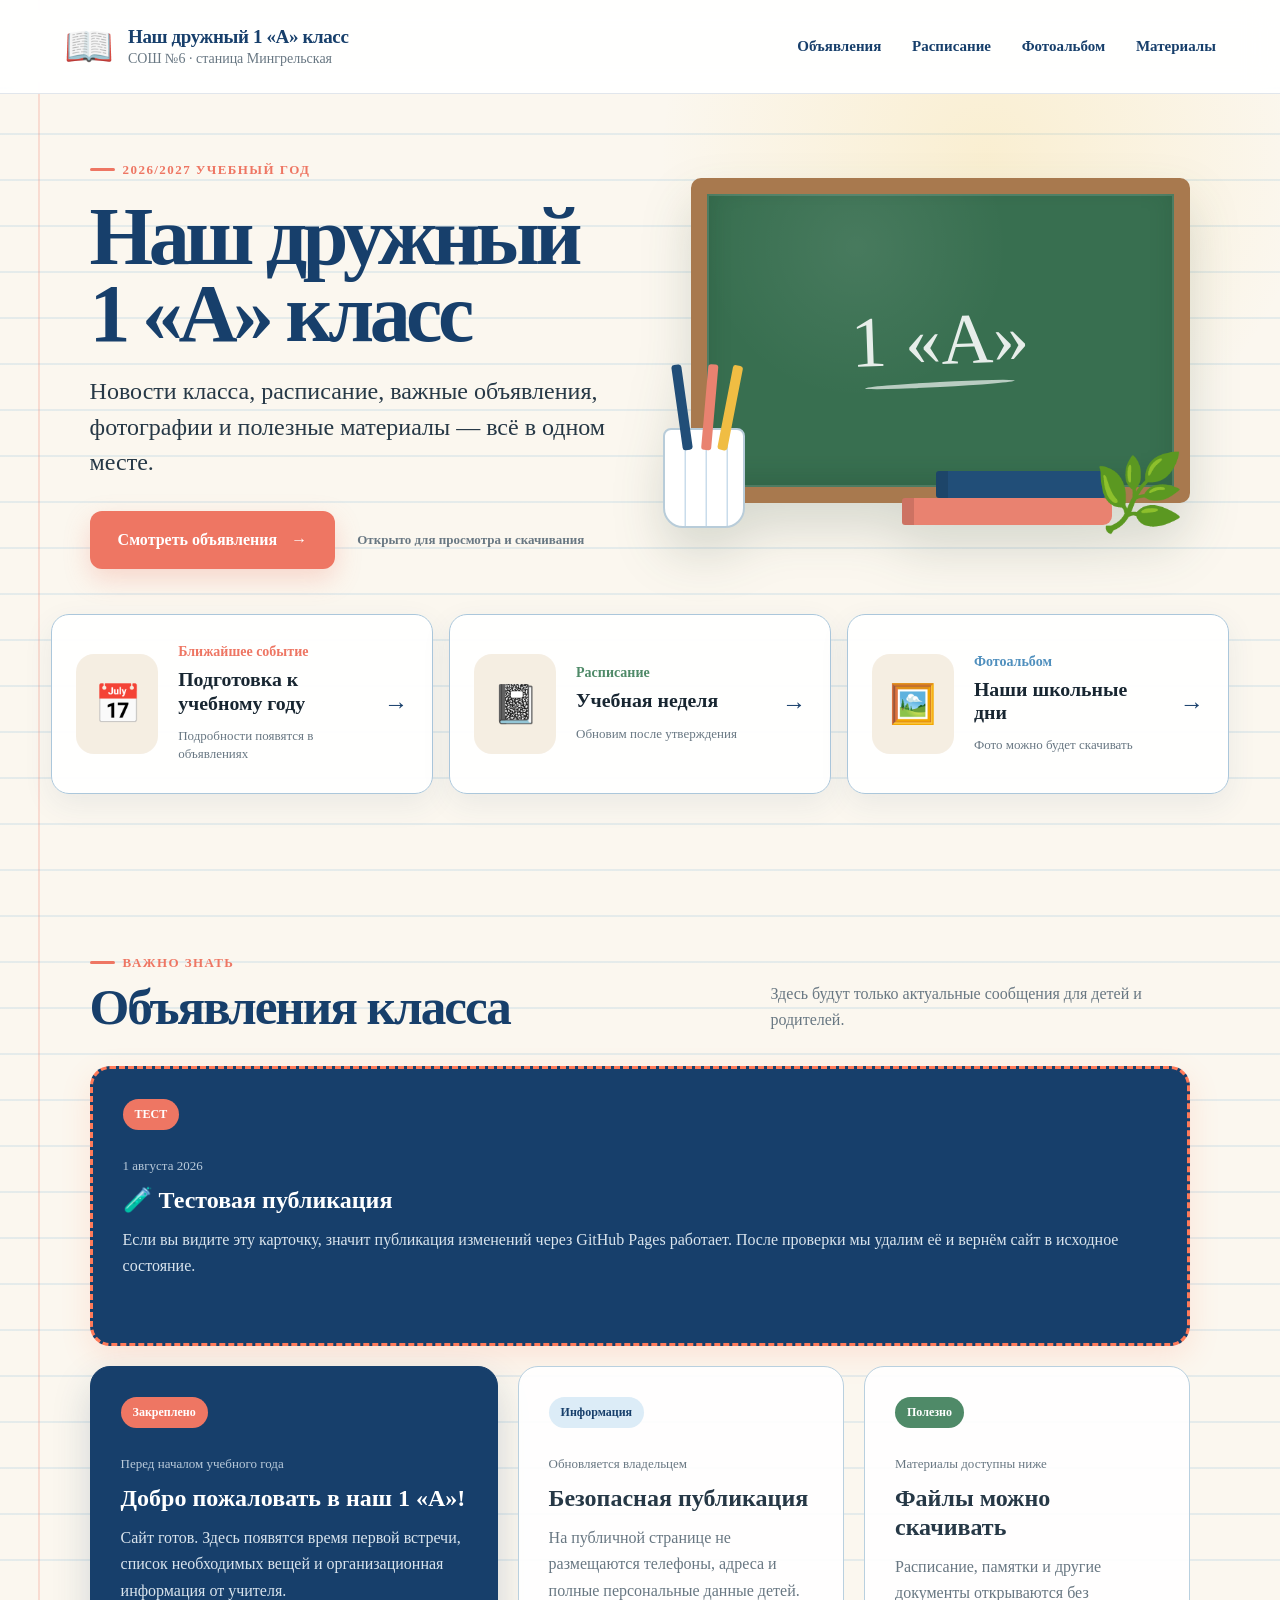
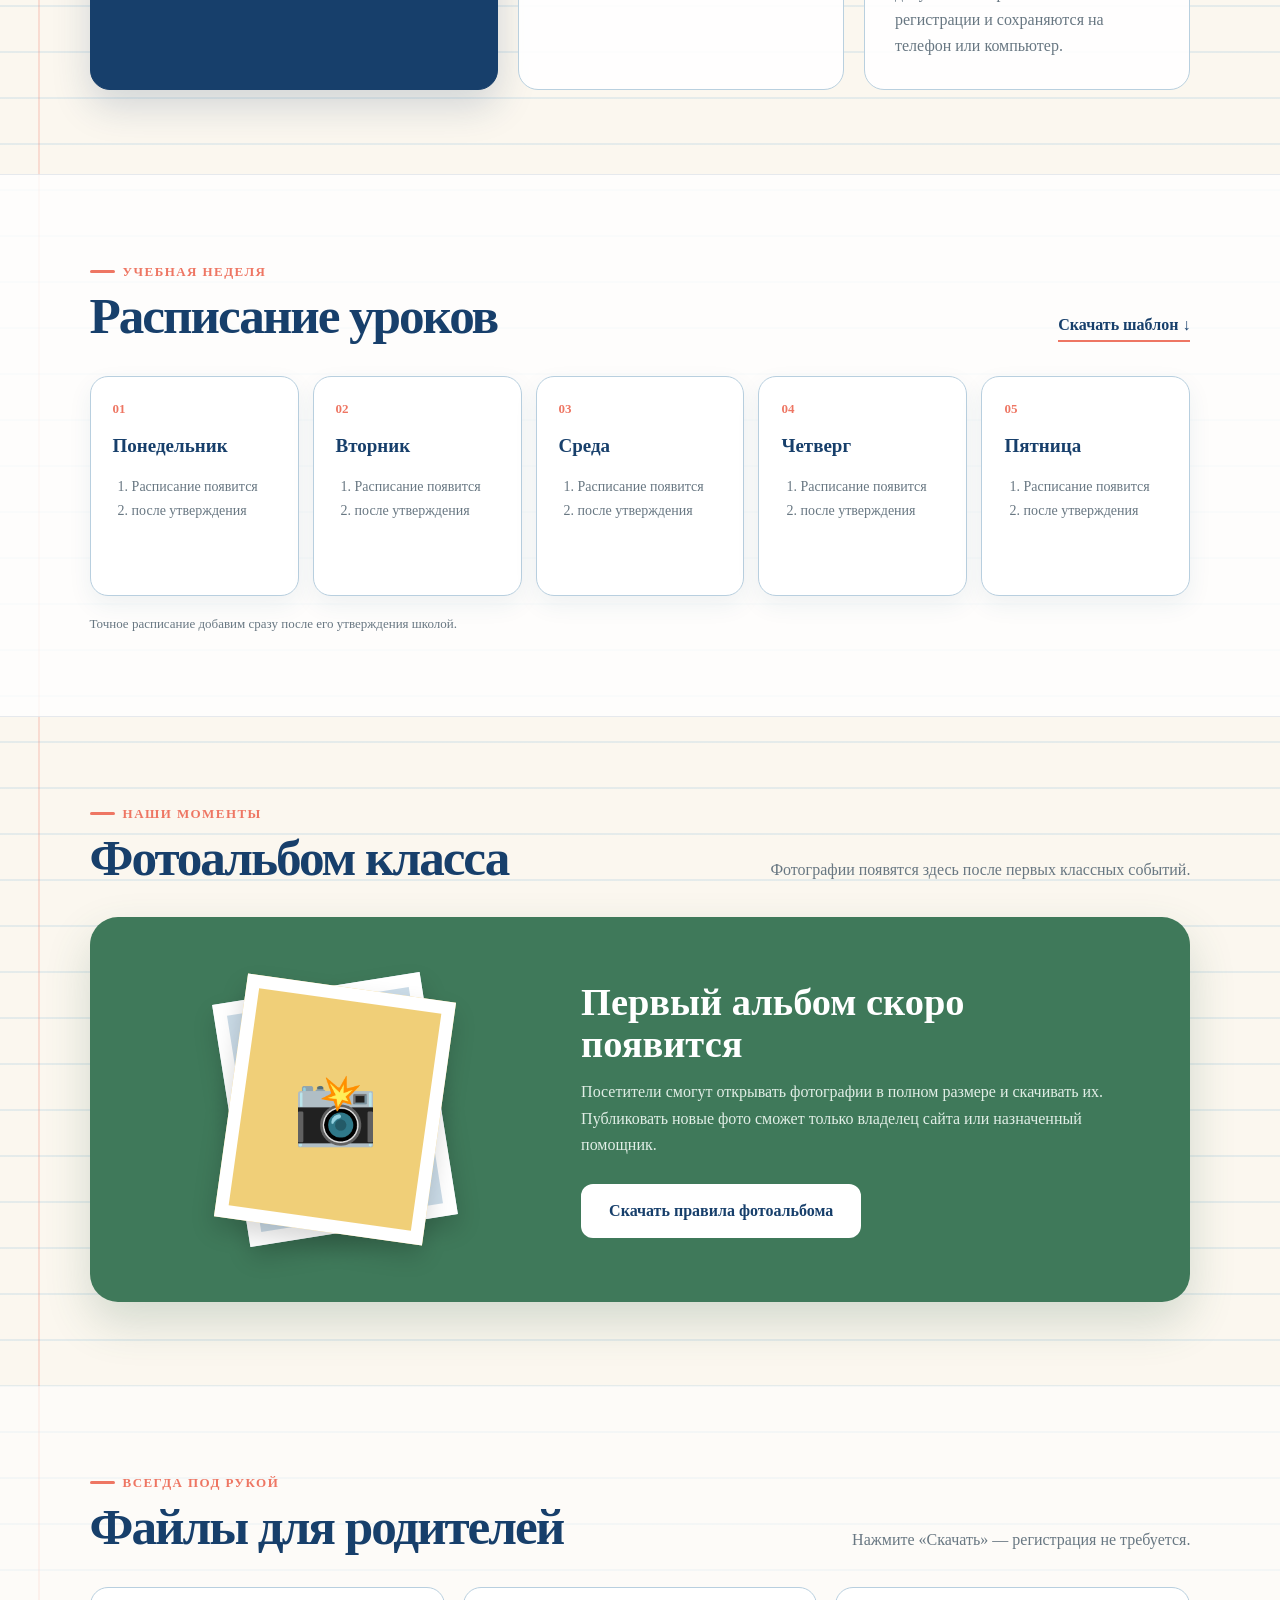
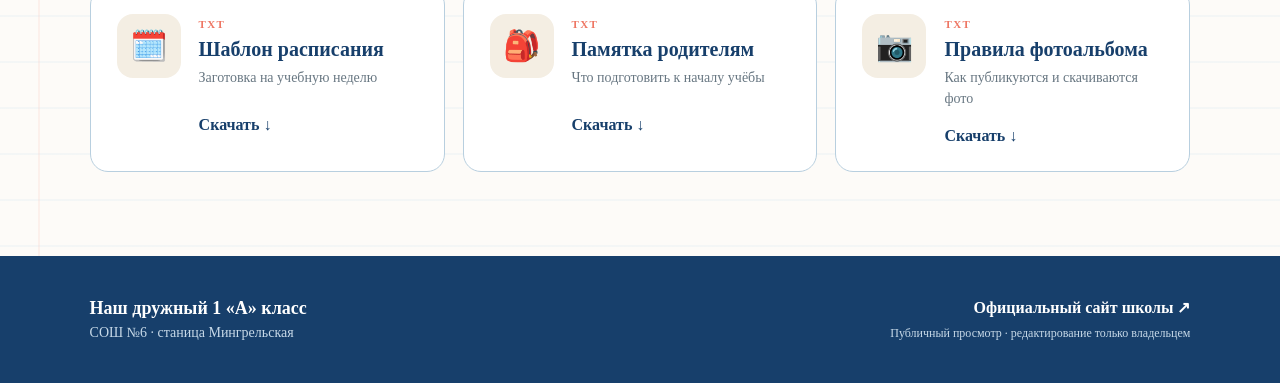
<file: index (1).html>
<!doctype html>
<html lang="ru">
<head>
  <meta charset="utf-8">
  <meta name="viewport" content="width=device-width, initial-scale=1">
  <meta name="description" content="Новости, расписание, фото и полезные материалы 1 А класса СОШ №6 станицы Мингрельской.">
  <title>Наш дружный 1 «А» класс — СОШ №6</title>
  <link rel="stylesheet" href="./styles.css">
</head>
<body>
<main>
  <header class="site-header">
    <a class="brand" href="#top" aria-label="На главную">
      <span class="book-mark" aria-hidden="true">📖</span>
      <span><strong>Наш дружный 1 «А» класс</strong><small>СОШ №6 · станица Мингрельская</small></span>
    </a>
    <nav aria-label="Основная навигация">
      <a href="#announcements">Объявления</a><a href="#schedule">Расписание</a><a href="#gallery">Фотоальбом</a><a href="#materials">Материалы</a>
    </nav>
  </header>

  <section class="hero" id="top">
    <div class="hero-copy">
      <span class="eyebrow">2026/2027 учебный год</span>
      <h1>Наш дружный<br>1 «А» класс</h1>
      <p>Новости класса, расписание, важные объявления, фотографии и полезные материалы — всё в одном месте.</p>
      <div class="hero-actions">
        <a class="button button-primary" href="#announcements">Смотреть объявления <span aria-hidden="true">→</span></a>
        <span class="read-only">Открыто для просмотра и скачивания</span>
      </div>
    </div>
    <div class="school-scene" aria-label="Школьная доска с надписью 1 А">
      <div class="chalkboard"><span>1 «А»</span><i></i></div>
      <div class="pencil-cup" aria-hidden="true"><b></b><b></b><b></b></div>
      <div class="books" aria-hidden="true"><i></i><i></i></div><div class="plant" aria-hidden="true">🌿</div>
    </div>
  </section>

  <section class="quick-grid" aria-label="Коротко о главном">
    <a class="quick-card coral" href="#announcements"><span class="quick-icon">📅</span><span><small>Ближайшее событие</small><strong>Подготовка к учебному году</strong><em>Подробности появятся в объявлениях</em></span><b aria-hidden="true">→</b></a>
    <a class="quick-card green" href="#schedule"><span class="quick-icon">📓</span><span><small>Расписание</small><strong>Учебная неделя</strong><em>Обновим после утверждения</em></span><b aria-hidden="true">→</b></a>
    <a class="quick-card blue" href="#gallery"><span class="quick-icon">🖼️</span><span><small>Фотоальбом</small><strong>Наши школьные дни</strong><em>Фото можно будет скачивать</em></span><b aria-hidden="true">→</b></a>
  </section>

  <section class="section announcements" id="announcements">
    <div class="section-heading"><div><span class="eyebrow">Важно знать</span><h2>Объявления класса</h2></div><p>Здесь будут только актуальные сообщения для детей и родителей.</p></div>
    <div class="notice-grid">
      <!-- TEST PUBLICATION: удалить после проверки -->
      <article class="notice-card featured" style="grid-column: 1 / -1; border: 3px dashed #ff7a59; box-shadow: 0 10px 30px rgba(255,122,89,.16);">
        <span class="notice-label">ТЕСТ</span>
        <time>1 августа 2026</time>
        <h3>🧪 Тестовая публикация</h3>
        <p>Если вы видите эту карточку, значит публикация изменений через GitHub Pages работает. После проверки мы удалим её и вернём сайт в исходное состояние.</p>
      </article>
      <article class="notice-card featured"><span class="notice-label">Закреплено</span><time>Перед началом учебного года</time><h3>Добро пожаловать в наш 1 «А»!</h3><p>Сайт готов. Здесь появятся время первой встречи, список необходимых вещей и организационная информация от учителя.</p></article>
      <article class="notice-card"><span class="notice-label soft">Информация</span><time>Обновляется владельцем</time><h3>Безопасная публикация</h3><p>На публичной странице не размещаются телефоны, адреса и полные персональные данные детей.</p></article>
      <article class="notice-card"><span class="notice-label green-label">Полезно</span><time>Материалы доступны ниже</time><h3>Файлы можно скачивать</h3><p>Расписание, памятки и другие документы открываются без регистрации и сохраняются на телефон или компьютер.</p></article>
    </div>
  </section>

  <section class="section schedule-section" id="schedule">
    <div class="section-heading"><div><span class="eyebrow">Учебная неделя</span><h2>Расписание уроков</h2></div><a class="text-link" href="./materials/raspisanie-1a.txt" download>Скачать шаблон <span aria-hidden="true">↓</span></a></div>
    <div class="week-grid">
      <article class="day-card"><span>01</span><h3>Понедельник</h3><ol><li>Расписание появится</li><li>после утверждения</li></ol></article>
      <article class="day-card"><span>02</span><h3>Вторник</h3><ol><li>Расписание появится</li><li>после утверждения</li></ol></article>
      <article class="day-card"><span>03</span><h3>Среда</h3><ol><li>Расписание появится</li><li>после утверждения</li></ol></article>
      <article class="day-card"><span>04</span><h3>Четверг</h3><ol><li>Расписание появится</li><li>после утверждения</li></ol></article>
      <article class="day-card"><span>05</span><h3>Пятница</h3><ol><li>Расписание появится</li><li>после утверждения</li></ol></article>
    </div>
    <p class="schedule-note">Точное расписание добавим сразу после его утверждения школой.</p>
  </section>

  <section class="section gallery-section" id="gallery">
    <div class="section-heading"><div><span class="eyebrow">Наши моменты</span><h2>Фотоальбом класса</h2></div><p>Фотографии появятся здесь после первых классных событий.</p></div>
    <div class="gallery-placeholder"><div class="photo-stack" aria-hidden="true"><span>📸</span><i></i><i></i></div><div><h3>Первый альбом скоро появится</h3><p>Посетители смогут открывать фотографии в полном размере и скачивать их. Публиковать новые фото сможет только владелец сайта или назначенный помощник.</p><a class="button button-light" href="./materials/pravila-fotoalboma.txt" download>Скачать правила фотоальбома</a></div></div>
  </section>

  <section class="section materials-section" id="materials">
    <div class="section-heading"><div><span class="eyebrow">Всегда под рукой</span><h2>Файлы для родителей</h2></div><p>Нажмите «Скачать» — регистрация не требуется.</p></div>
    <div class="materials-grid">
      <article class="material-card"><span class="material-icon" aria-hidden="true">🗓️</span><div><small>TXT</small><h3>Шаблон расписания</h3><p>Заготовка на учебную неделю</p></div><a href="./materials/raspisanie-1a.txt" download>Скачать ↓</a></article>
      <article class="material-card"><span class="material-icon" aria-hidden="true">🎒</span><div><small>TXT</small><h3>Памятка родителям</h3><p>Что подготовить к началу учёбы</p></div><a href="./materials/pamyatka-roditelyam.txt" download>Скачать ↓</a></article>
      <article class="material-card"><span class="material-icon" aria-hidden="true">📷</span><div><small>TXT</small><h3>Правила фотоальбома</h3><p>Как публикуются и скачиваются фото</p></div><a href="./materials/pravila-fotoalboma.txt" download>Скачать ↓</a></article>
    </div>
  </section>

  <footer><div><strong>Наш дружный 1 «А» класс</strong><p>СОШ №6 · станица Мингрельская</p></div><div class="footer-links"><a href="https://sh6-mingrelskaya-r03.gosweb.gosuslugi.ru/" target="_blank" rel="noreferrer">Официальный сайт школы ↗</a><span>Публичный просмотр · редактирование только владельцем</span></div></footer>
</main>
</body>
</html>
</file>
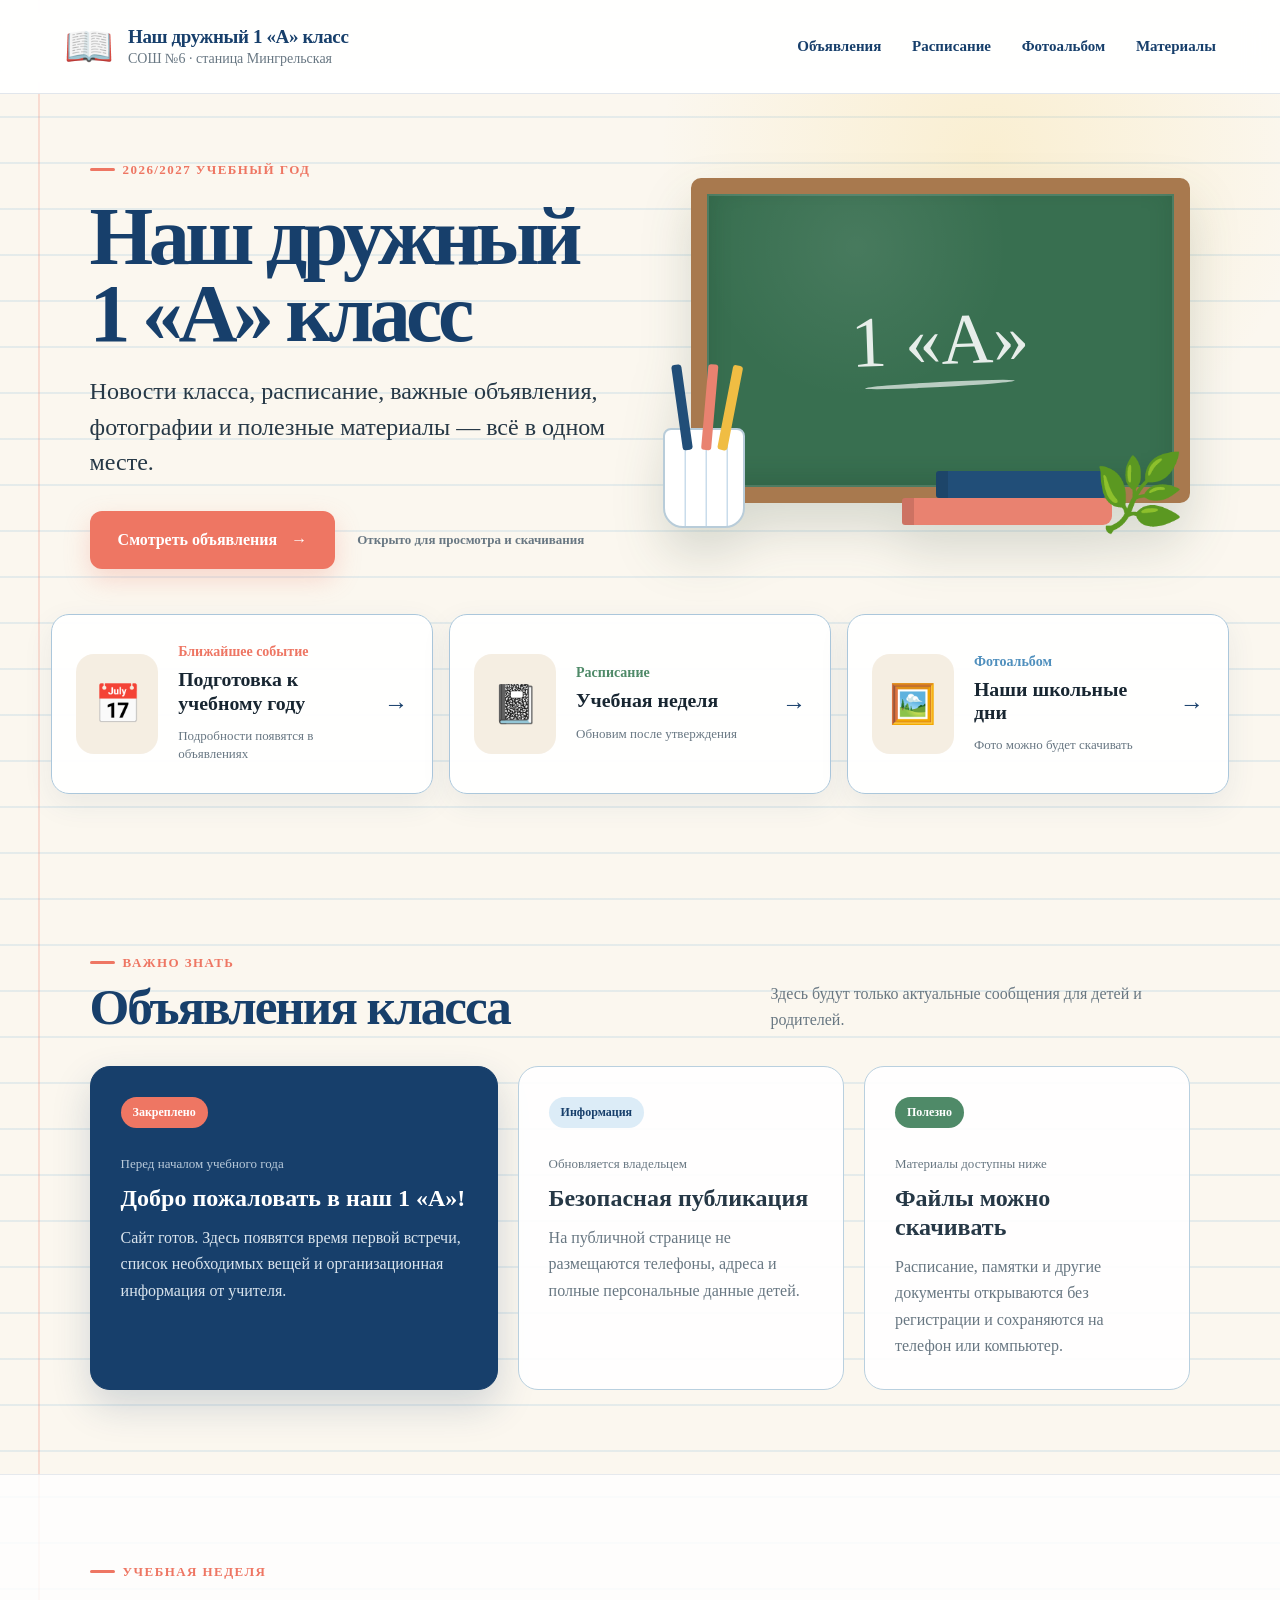
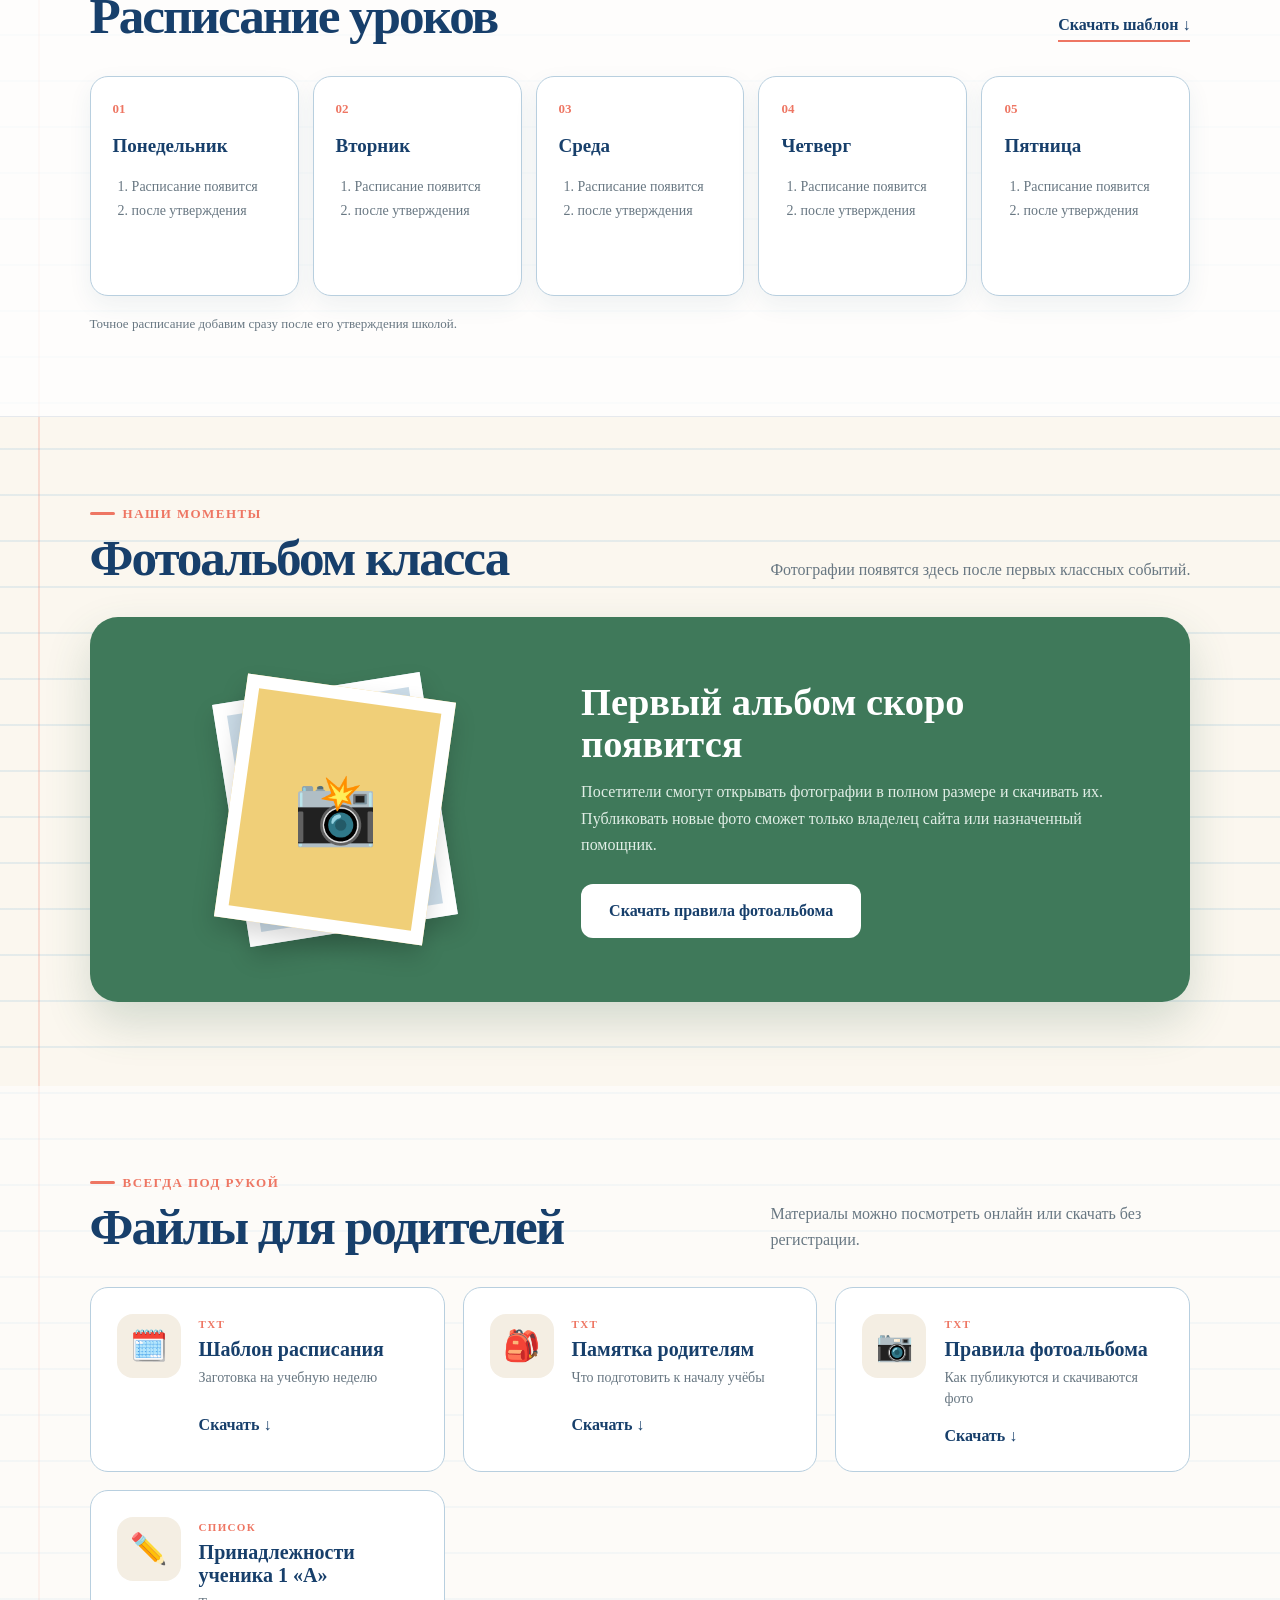
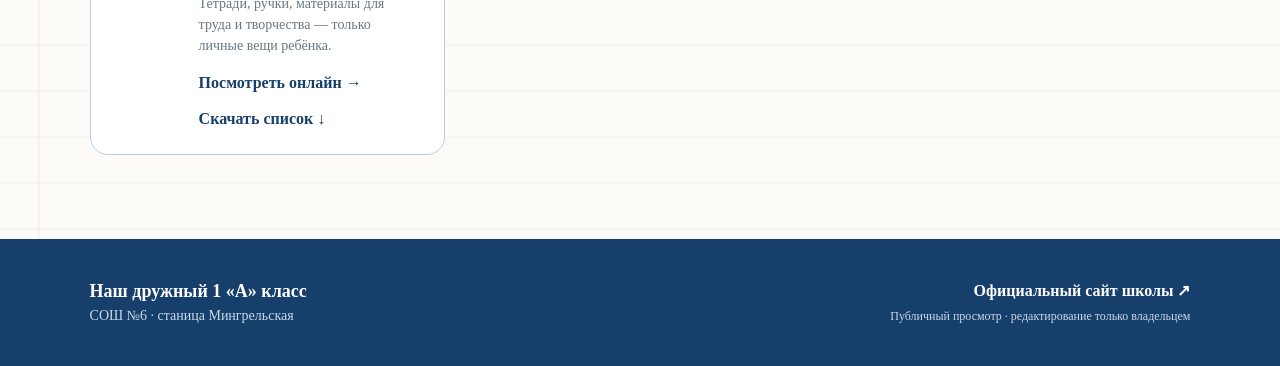
<file: index-1.html>
<!doctype html>
<html lang="ru">
<head>
  <meta charset="utf-8">
  <meta name="viewport" content="width=device-width, initial-scale=1">
  <meta name="description" content="Новости, расписание, фото и полезные материалы 1 А класса СОШ №6 станицы Мингрельской.">
  <title>Наш дружный 1 «А» класс — СОШ №6</title>
  <link rel="stylesheet" href="./styles.css">
</head>
<body>
<main>
  <header class="site-header">
    <a class="brand" href="#top" aria-label="На главную">
      <span class="book-mark" aria-hidden="true">📖</span>
      <span><strong>Наш дружный 1 «А» класс</strong><small>СОШ №6 · станица Мингрельская</small></span>
    </a>
    <nav aria-label="Основная навигация">
      <a href="#announcements">Объявления</a><a href="#schedule">Расписание</a><a href="#gallery">Фотоальбом</a><a href="#materials">Материалы</a>
    </nav>
  </header>

  <section class="hero" id="top">
    <div class="hero-copy">
      <span class="eyebrow">2026/2027 учебный год</span>
      <h1>Наш дружный<br>1 «А» класс</h1>
      <p>Новости класса, расписание, важные объявления, фотографии и полезные материалы — всё в одном месте.</p>
      <div class="hero-actions">
        <a class="button button-primary" href="#announcements">Смотреть объявления <span aria-hidden="true">→</span></a>
        <span class="read-only">Открыто для просмотра и скачивания</span>
      </div>
    </div>
    <div class="school-scene" aria-label="Школьная доска с надписью 1 А">
      <div class="chalkboard"><span>1 «А»</span><i></i></div>
      <div class="pencil-cup" aria-hidden="true"><b></b><b></b><b></b></div>
      <div class="books" aria-hidden="true"><i></i><i></i></div><div class="plant" aria-hidden="true">🌿</div>
    </div>
  </section>

  <section class="quick-grid" aria-label="Коротко о главном">
    <a class="quick-card coral" href="#announcements"><span class="quick-icon">📅</span><span><small>Ближайшее событие</small><strong>Подготовка к учебному году</strong><em>Подробности появятся в объявлениях</em></span><b aria-hidden="true">→</b></a>
    <a class="quick-card green" href="#schedule"><span class="quick-icon">📓</span><span><small>Расписание</small><strong>Учебная неделя</strong><em>Обновим после утверждения</em></span><b aria-hidden="true">→</b></a>
    <a class="quick-card blue" href="#gallery"><span class="quick-icon">🖼️</span><span><small>Фотоальбом</small><strong>Наши школьные дни</strong><em>Фото можно будет скачивать</em></span><b aria-hidden="true">→</b></a>
  </section>

  <section class="section announcements" id="announcements">
    <div class="section-heading"><div><span class="eyebrow">Важно знать</span><h2>Объявления класса</h2></div><p>Здесь будут только актуальные сообщения для детей и родителей.</p></div>
    <div class="notice-grid">
      <article class="notice-card featured"><span class="notice-label">Закреплено</span><time>Перед началом учебного года</time><h3>Добро пожаловать в наш 1 «А»!</h3><p>Сайт готов. Здесь появятся время первой встречи, список необходимых вещей и организационная информация от учителя.</p></article>
      <article class="notice-card"><span class="notice-label soft">Информация</span><time>Обновляется владельцем</time><h3>Безопасная публикация</h3><p>На публичной странице не размещаются телефоны, адреса и полные персональные данные детей.</p></article>
      <article class="notice-card"><span class="notice-label green-label">Полезно</span><time>Материалы доступны ниже</time><h3>Файлы можно скачивать</h3><p>Расписание, памятки и другие документы открываются без регистрации и сохраняются на телефон или компьютер.</p></article>
    </div>
  </section>

  <section class="section schedule-section" id="schedule">
    <div class="section-heading"><div><span class="eyebrow">Учебная неделя</span><h2>Расписание уроков</h2></div><a class="text-link" href="./materials/raspisanie-1a.txt" download>Скачать шаблон <span aria-hidden="true">↓</span></a></div>
    <div class="week-grid">
      <article class="day-card"><span>01</span><h3>Понедельник</h3><ol><li>Расписание появится</li><li>после утверждения</li></ol></article>
      <article class="day-card"><span>02</span><h3>Вторник</h3><ol><li>Расписание появится</li><li>после утверждения</li></ol></article>
      <article class="day-card"><span>03</span><h3>Среда</h3><ol><li>Расписание появится</li><li>после утверждения</li></ol></article>
      <article class="day-card"><span>04</span><h3>Четверг</h3><ol><li>Расписание появится</li><li>после утверждения</li></ol></article>
      <article class="day-card"><span>05</span><h3>Пятница</h3><ol><li>Расписание появится</li><li>после утверждения</li></ol></article>
    </div>
    <p class="schedule-note">Точное расписание добавим сразу после его утверждения школой.</p>
  </section>

  <section class="section gallery-section" id="gallery">
    <div class="section-heading"><div><span class="eyebrow">Наши моменты</span><h2>Фотоальбом класса</h2></div><p>Фотографии появятся здесь после первых классных событий.</p></div>
    <div class="gallery-placeholder"><div class="photo-stack" aria-hidden="true"><span>📸</span><i></i><i></i></div><div><h3>Первый альбом скоро появится</h3><p>Посетители смогут открывать фотографии в полном размере и скачивать их. Публиковать новые фото сможет только владелец сайта или назначенный помощник.</p><a class="button button-light" href="./materials/pravila-fotoalboma.txt" download>Скачать правила фотоальбома</a></div></div>
  </section>

  <section class="section materials-section" id="materials">
    <div class="section-heading"><div><span class="eyebrow">Всегда под рукой</span><h2>Файлы для родителей</h2></div><p>Материалы можно посмотреть онлайн или скачать без регистрации.</p></div>
    <div class="materials-grid">
      <article class="material-card"><span class="material-icon" aria-hidden="true">🗓️</span><div><small>TXT</small><h3>Шаблон расписания</h3><p>Заготовка на учебную неделю</p></div><a href="./materials/raspisanie-1a.txt" download>Скачать ↓</a></article>
      <article class="material-card"><span class="material-icon" aria-hidden="true">🎒</span><div><small>TXT</small><h3>Памятка родителям</h3><p>Что подготовить к началу учёбы</p></div><a href="./materials/pamyatka-roditelyam.txt" download>Скачать ↓</a></article>
      <article class="material-card"><span class="material-icon" aria-hidden="true">📷</span><div><small>TXT</small><h3>Правила фотоальбома</h3><p>Как публикуются и скачиваются фото</p></div><a href="./materials/pravila-fotoalboma.txt" download>Скачать ↓</a></article>
      <article class="material-card"><span class="material-icon" aria-hidden="true">✏️</span><div><small>СПИСОК</small><h3>Принадлежности ученика 1 «А»</h3><p>Тетради, ручки, материалы для труда и творчества — только личные вещи ребёнка.</p></div><a href="./materials/spisok-prinadlezhnostey-1a.html">Посмотреть онлайн →</a><a href="./materials/spisok-prinadlezhnostey-1a.txt" download>Скачать список ↓</a></article>
    </div>
  </section>

  <footer><div><strong>Наш дружный 1 «А» класс</strong><p>СОШ №6 · станица Мингрельская</p></div><div class="footer-links"><a href="https://sh6-mingrelskaya-r03.gosweb.gosuslugi.ru/" target="_blank" rel="noreferrer">Официальный сайт школы ↗</a><span>Публичный просмотр · редактирование только владельцем</span></div></footer>
</main>
</body>
</html>
</file>
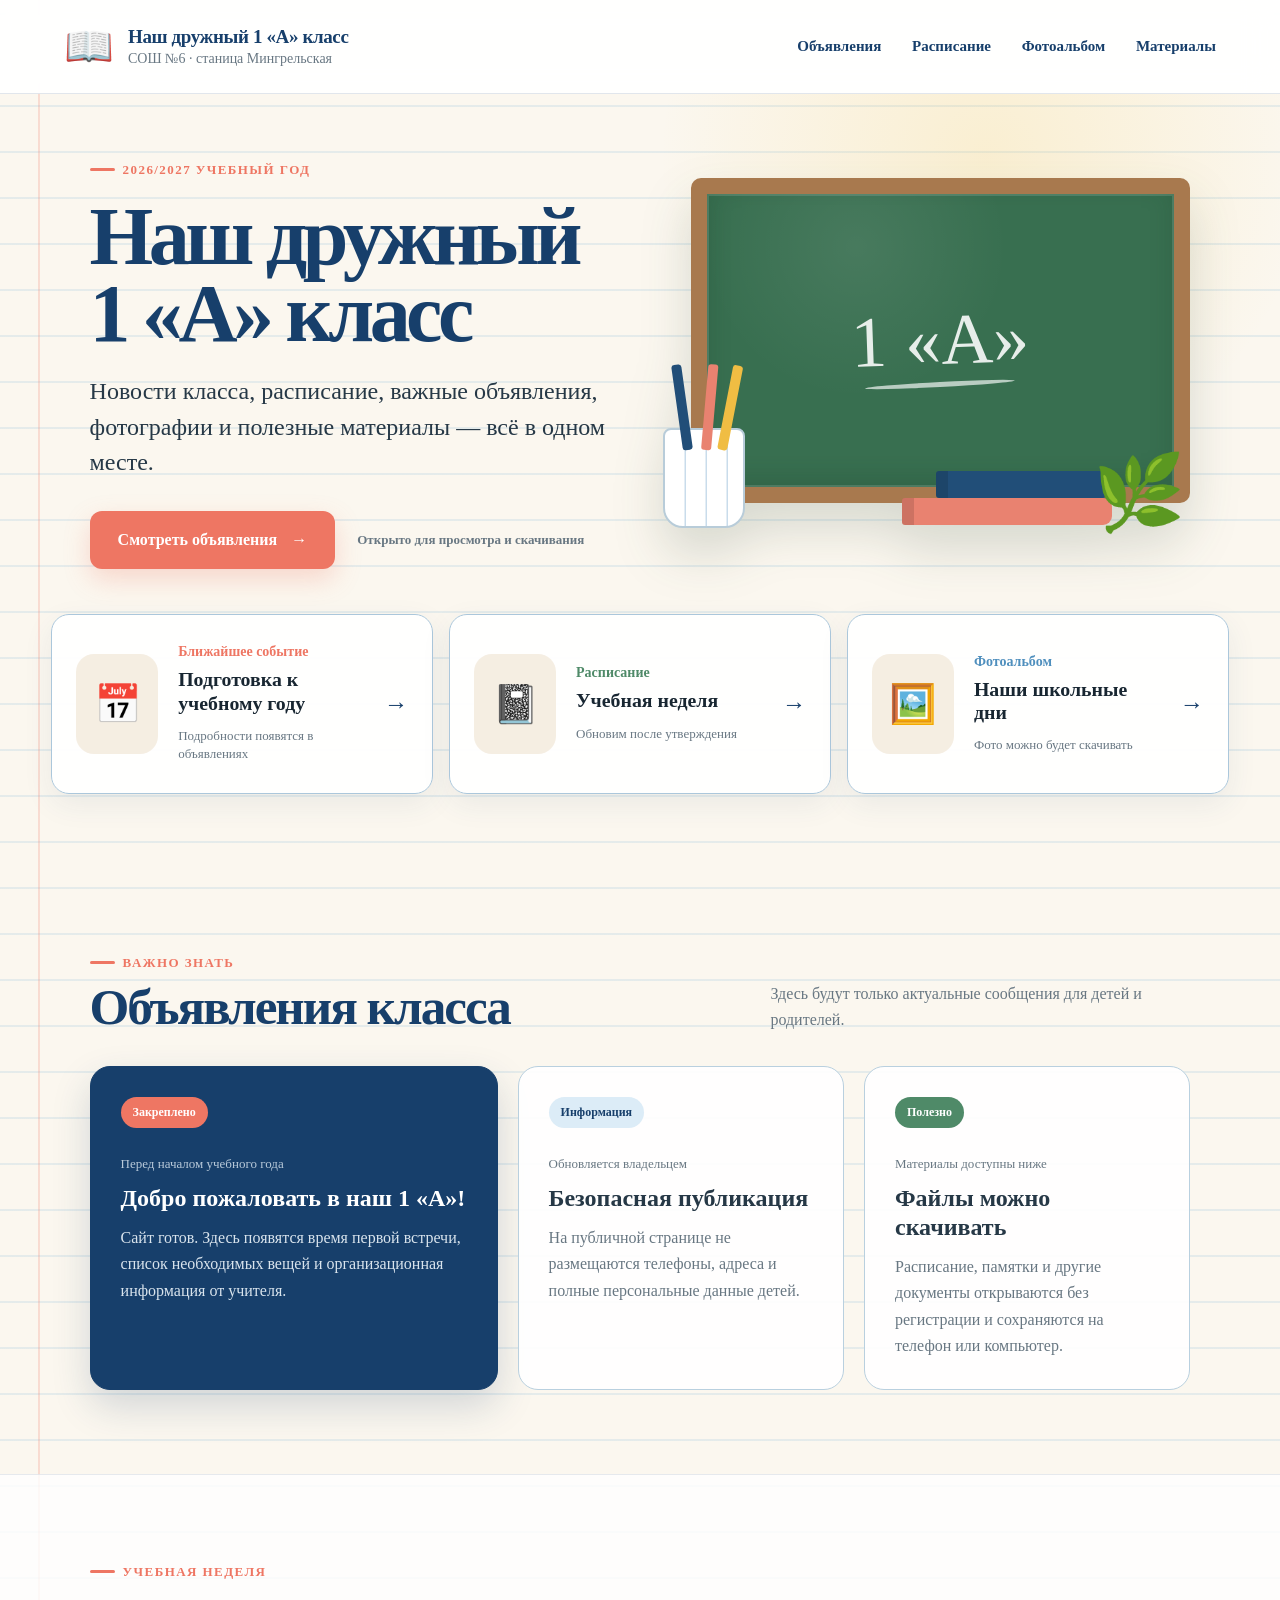
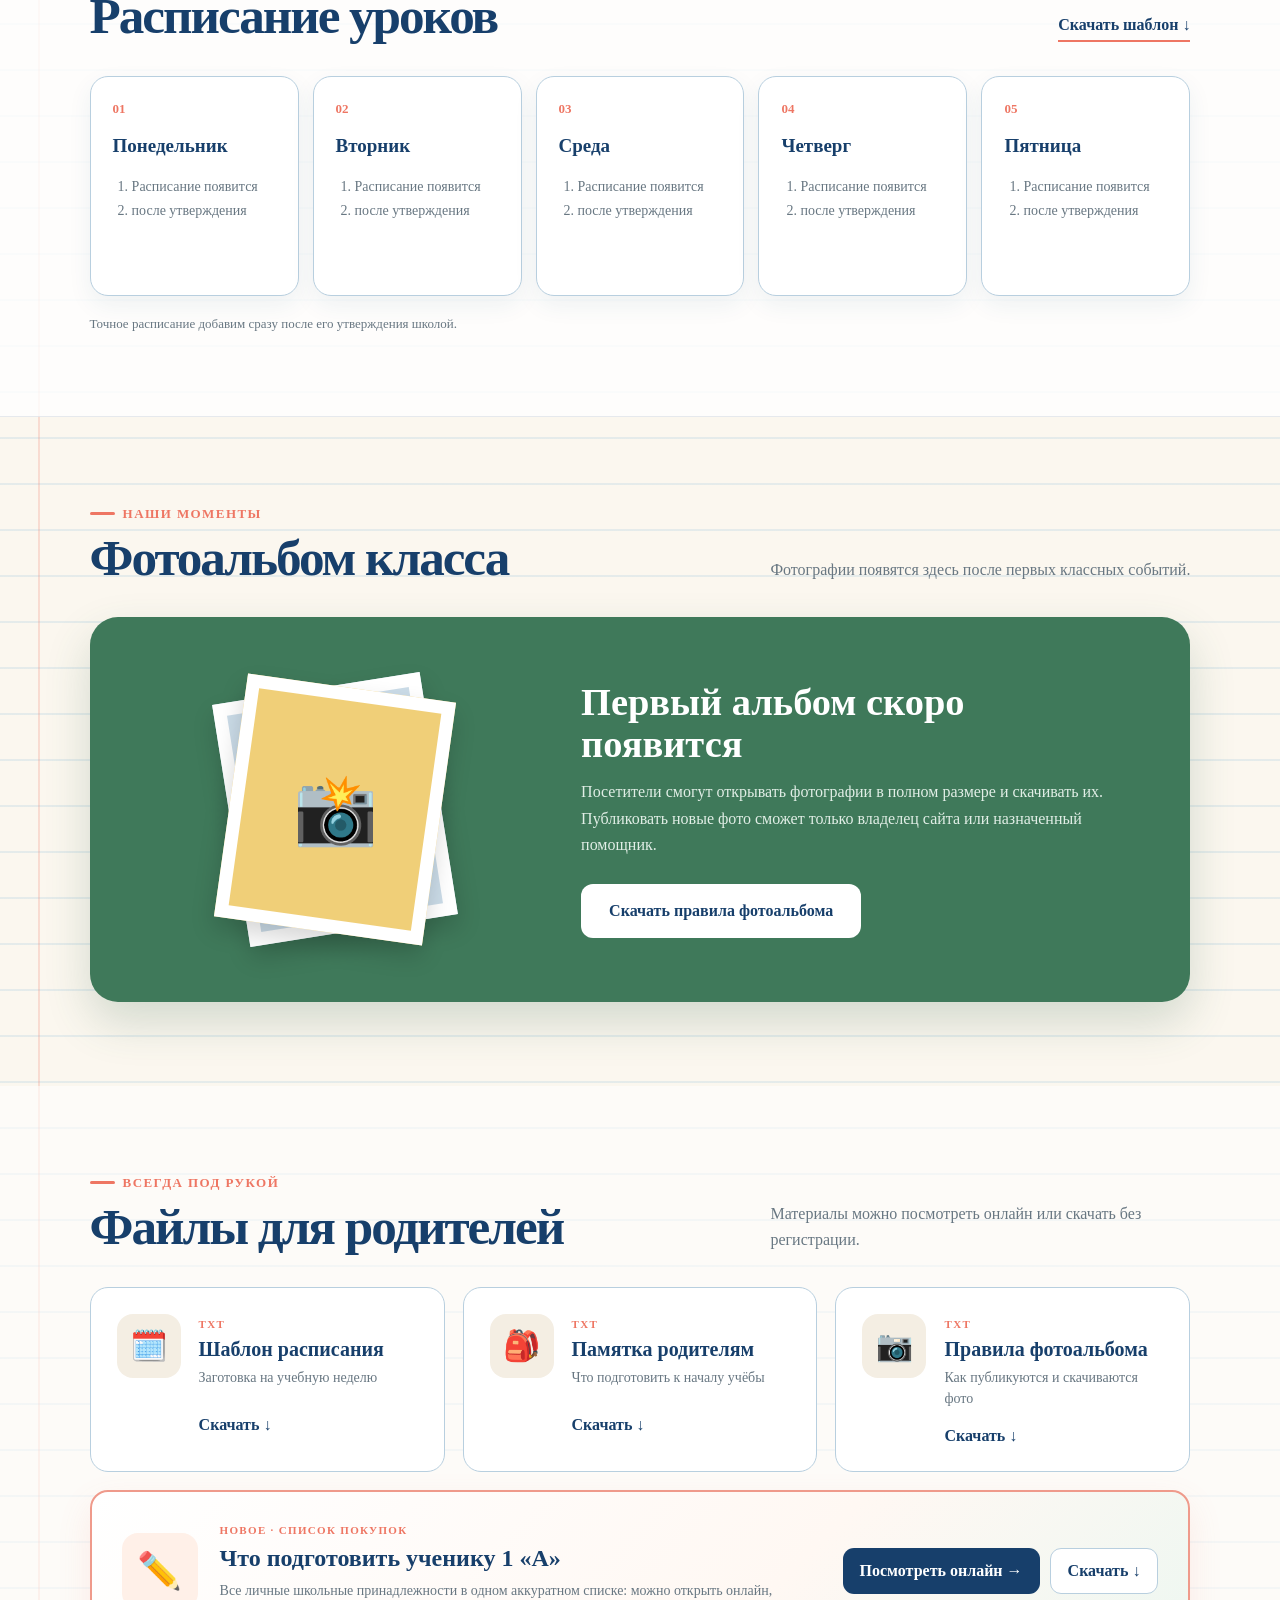
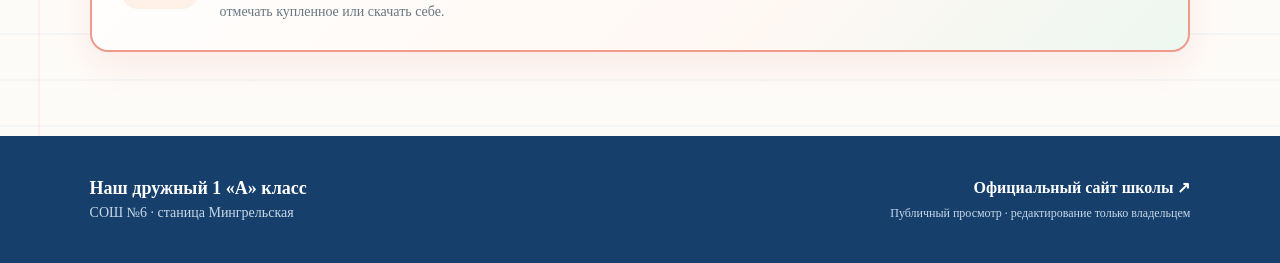
<file: index-2.html>
<!doctype html>
<html lang="ru">
<head>
  <meta charset="utf-8">
  <meta name="viewport" content="width=device-width, initial-scale=1">
  <meta name="description" content="Новости, расписание, фото и полезные материалы 1 А класса СОШ №6 станицы Мингрельской.">
  <title>Наш дружный 1 «А» класс — СОШ №6</title>
  <link rel="stylesheet" href="./styles.css">
</head>
<body>
<main>
  <header class="site-header">
    <a class="brand" href="#top" aria-label="На главную">
      <span class="book-mark" aria-hidden="true">📖</span>
      <span><strong>Наш дружный 1 «А» класс</strong><small>СОШ №6 · станица Мингрельская</small></span>
    </a>
    <nav aria-label="Основная навигация">
      <a href="#announcements">Объявления</a><a href="#schedule">Расписание</a><a href="#gallery">Фотоальбом</a><a href="#materials">Материалы</a>
    </nav>
  </header>

  <section class="hero" id="top">
    <div class="hero-copy">
      <span class="eyebrow">2026/2027 учебный год</span>
      <h1>Наш дружный<br>1 «А» класс</h1>
      <p>Новости класса, расписание, важные объявления, фотографии и полезные материалы — всё в одном месте.</p>
      <div class="hero-actions">
        <a class="button button-primary" href="#announcements">Смотреть объявления <span aria-hidden="true">→</span></a>
        <span class="read-only">Открыто для просмотра и скачивания</span>
      </div>
    </div>
    <div class="school-scene" aria-label="Школьная доска с надписью 1 А">
      <div class="chalkboard"><span>1 «А»</span><i></i></div>
      <div class="pencil-cup" aria-hidden="true"><b></b><b></b><b></b></div>
      <div class="books" aria-hidden="true"><i></i><i></i></div><div class="plant" aria-hidden="true">🌿</div>
    </div>
  </section>

  <section class="quick-grid" aria-label="Коротко о главном">
    <a class="quick-card coral" href="#announcements"><span class="quick-icon">📅</span><span><small>Ближайшее событие</small><strong>Подготовка к учебному году</strong><em>Подробности появятся в объявлениях</em></span><b aria-hidden="true">→</b></a>
    <a class="quick-card green" href="#schedule"><span class="quick-icon">📓</span><span><small>Расписание</small><strong>Учебная неделя</strong><em>Обновим после утверждения</em></span><b aria-hidden="true">→</b></a>
    <a class="quick-card blue" href="#gallery"><span class="quick-icon">🖼️</span><span><small>Фотоальбом</small><strong>Наши школьные дни</strong><em>Фото можно будет скачивать</em></span><b aria-hidden="true">→</b></a>
  </section>

  <section class="section announcements" id="announcements">
    <div class="section-heading"><div><span class="eyebrow">Важно знать</span><h2>Объявления класса</h2></div><p>Здесь будут только актуальные сообщения для детей и родителей.</p></div>
    <div class="notice-grid">
      <article class="notice-card featured"><span class="notice-label">Закреплено</span><time>Перед началом учебного года</time><h3>Добро пожаловать в наш 1 «А»!</h3><p>Сайт готов. Здесь появятся время первой встречи, список необходимых вещей и организационная информация от учителя.</p></article>
      <article class="notice-card"><span class="notice-label soft">Информация</span><time>Обновляется владельцем</time><h3>Безопасная публикация</h3><p>На публичной странице не размещаются телефоны, адреса и полные персональные данные детей.</p></article>
      <article class="notice-card"><span class="notice-label green-label">Полезно</span><time>Материалы доступны ниже</time><h3>Файлы можно скачивать</h3><p>Расписание, памятки и другие документы открываются без регистрации и сохраняются на телефон или компьютер.</p></article>
    </div>
  </section>

  <section class="section schedule-section" id="schedule">
    <div class="section-heading"><div><span class="eyebrow">Учебная неделя</span><h2>Расписание уроков</h2></div><a class="text-link" href="./materials/raspisanie-1a.txt" download>Скачать шаблон <span aria-hidden="true">↓</span></a></div>
    <div class="week-grid">
      <article class="day-card"><span>01</span><h3>Понедельник</h3><ol><li>Расписание появится</li><li>после утверждения</li></ol></article>
      <article class="day-card"><span>02</span><h3>Вторник</h3><ol><li>Расписание появится</li><li>после утверждения</li></ol></article>
      <article class="day-card"><span>03</span><h3>Среда</h3><ol><li>Расписание появится</li><li>после утверждения</li></ol></article>
      <article class="day-card"><span>04</span><h3>Четверг</h3><ol><li>Расписание появится</li><li>после утверждения</li></ol></article>
      <article class="day-card"><span>05</span><h3>Пятница</h3><ol><li>Расписание появится</li><li>после утверждения</li></ol></article>
    </div>
    <p class="schedule-note">Точное расписание добавим сразу после его утверждения школой.</p>
  </section>

  <section class="section gallery-section" id="gallery">
    <div class="section-heading"><div><span class="eyebrow">Наши моменты</span><h2>Фотоальбом класса</h2></div><p>Фотографии появятся здесь после первых классных событий.</p></div>
    <div class="gallery-placeholder"><div class="photo-stack" aria-hidden="true"><span>📸</span><i></i><i></i></div><div><h3>Первый альбом скоро появится</h3><p>Посетители смогут открывать фотографии в полном размере и скачивать их. Публиковать новые фото сможет только владелец сайта или назначенный помощник.</p><a class="button button-light" href="./materials/pravila-fotoalboma.txt" download>Скачать правила фотоальбома</a></div></div>
  </section>

  <section class="section materials-section" id="materials">
    <div class="section-heading"><div><span class="eyebrow">Всегда под рукой</span><h2>Файлы для родителей</h2></div><p>Материалы можно посмотреть онлайн или скачать без регистрации.</p></div>
    <div class="materials-grid">
      <article class="material-card"><span class="material-icon" aria-hidden="true">🗓️</span><div><small>TXT</small><h3>Шаблон расписания</h3><p>Заготовка на учебную неделю</p></div><a href="./materials/raspisanie-1a.txt" download>Скачать ↓</a></article>
      <article class="material-card"><span class="material-icon" aria-hidden="true">🎒</span><div><small>TXT</small><h3>Памятка родителям</h3><p>Что подготовить к началу учёбы</p></div><a href="./materials/pamyatka-roditelyam.txt" download>Скачать ↓</a></article>
      <article class="material-card"><span class="material-icon" aria-hidden="true">📷</span><div><small>TXT</small><h3>Правила фотоальбома</h3><p>Как публикуются и скачиваются фото</p></div><a href="./materials/pravila-fotoalboma.txt" download>Скачать ↓</a></article>
      <article class="material-card" style="grid-column:1 / -1; display:flex; align-items:center; gap:22px; flex-wrap:wrap; padding:28px 30px; border:2px solid #ef9a8b; background:linear-gradient(135deg,#fff 0%,#fff8f3 62%,#eef7f1 100%); box-shadow:0 14px 34px rgba(238,118,99,.12);">
        <span class="material-icon" aria-hidden="true" style="width:76px;height:76px;flex:0 0 76px;font-size:36px;background:#fff0e8;">✏️</span>
        <div style="flex:1 1 360px;min-width:240px;">
          <small>НОВОЕ · СПИСОК ПОКУПОК</small>
          <h3 style="font-size:24px;margin:7px 0 8px;">Что подготовить ученику 1 «А»</h3>
          <p style="max-width:680px;">Все личные школьные принадлежности в одном аккуратном списке: можно открыть онлайн, отмечать купленное или скачать себе.</p>
        </div>
        <div style="display:flex;gap:10px;flex-wrap:wrap;flex:0 1 auto;">
          <a href="./materials/spisok-prinadlezhnostey-1a.html" style="display:inline-flex;align-items:center;justify-content:center;min-height:46px;padding:0 17px;border-radius:11px;background:#173f6b;color:#fff;font-weight:850;">Посмотреть онлайн →</a>
          <a href="./materials/spisok-prinadlezhnostey-1a.txt" download style="display:inline-flex;align-items:center;justify-content:center;min-height:46px;padding:0 17px;border-radius:11px;background:#fff;color:#173f6b;border:1px solid #b8cfdf;font-weight:850;">Скачать ↓</a>
        </div>
      </article>
    </div>
  </section>

  <footer><div><strong>Наш дружный 1 «А» класс</strong><p>СОШ №6 · станица Мингрельская</p></div><div class="footer-links"><a href="https://sh6-mingrelskaya-r03.gosweb.gosuslugi.ru/" target="_blank" rel="noreferrer">Официальный сайт школы ↗</a><span>Публичный просмотр · редактирование только владельцем</span></div></footer>
</main>
</body>
</html>
</file>
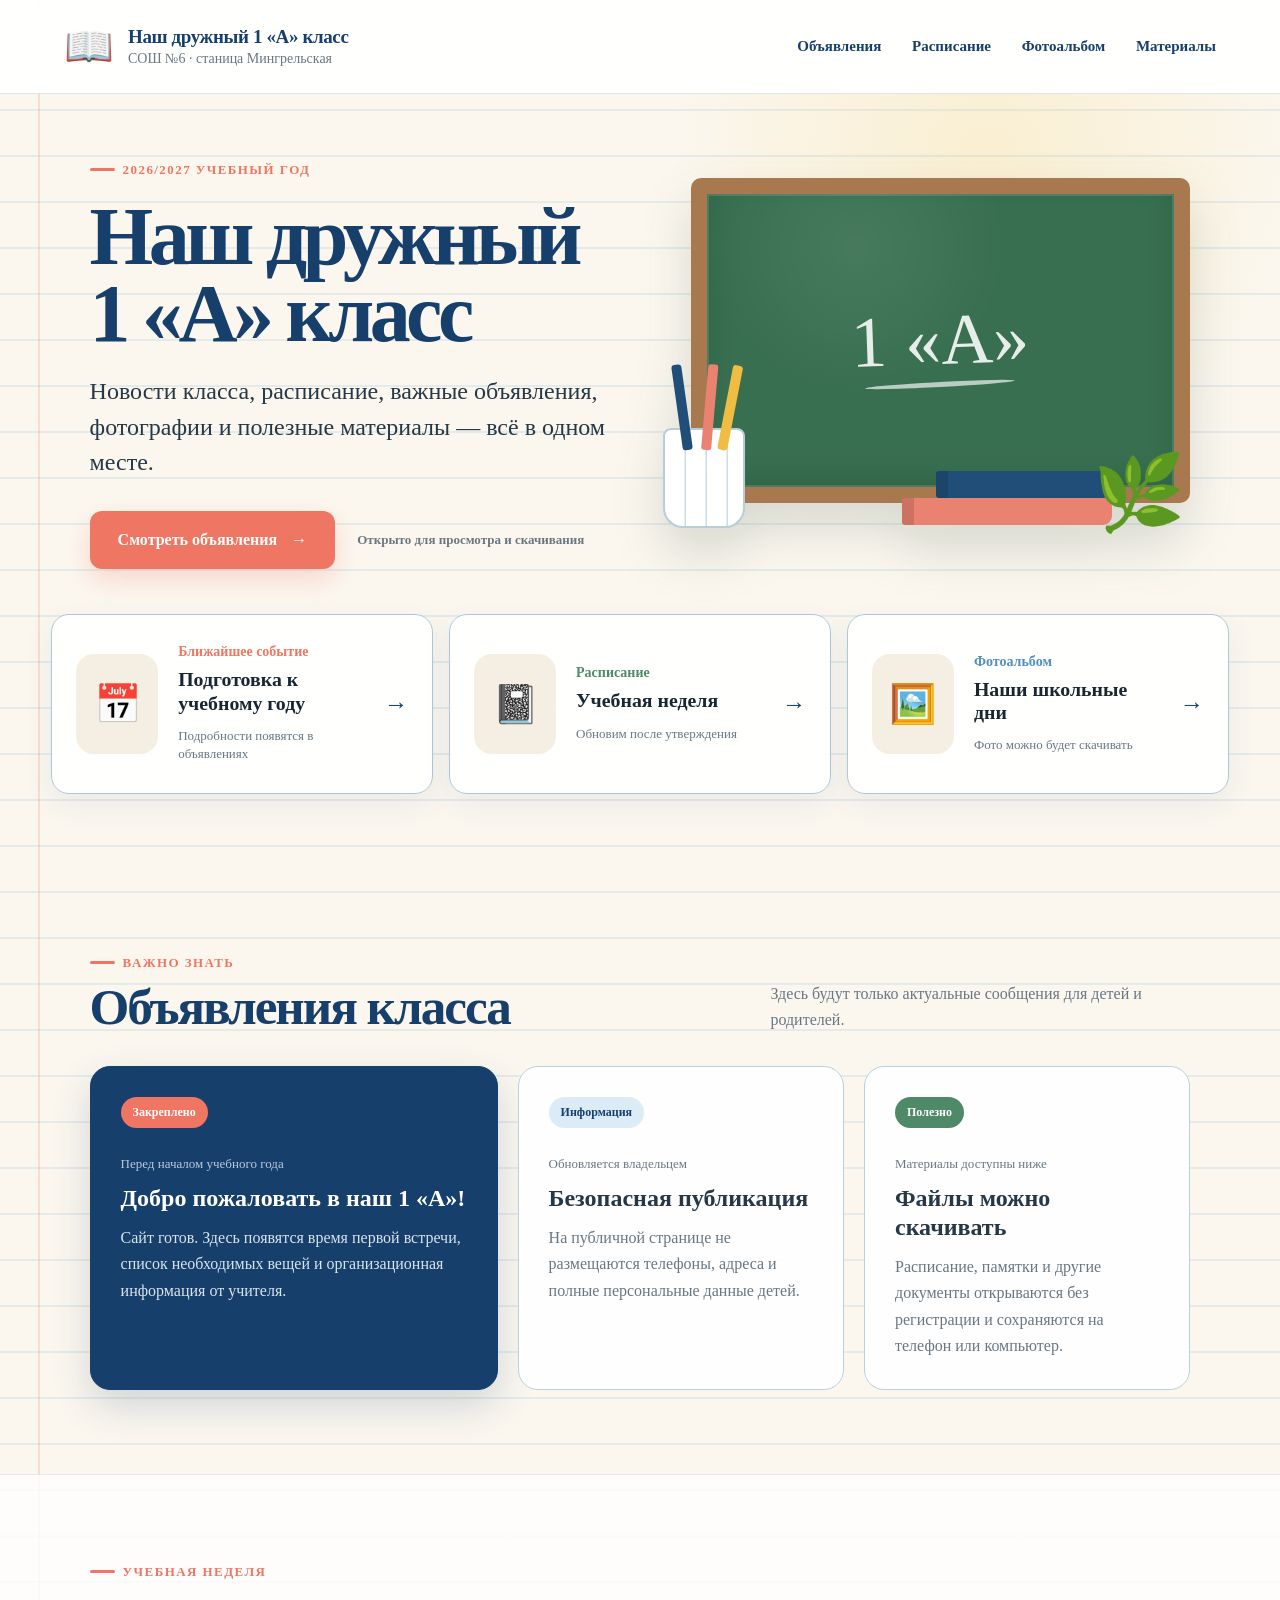
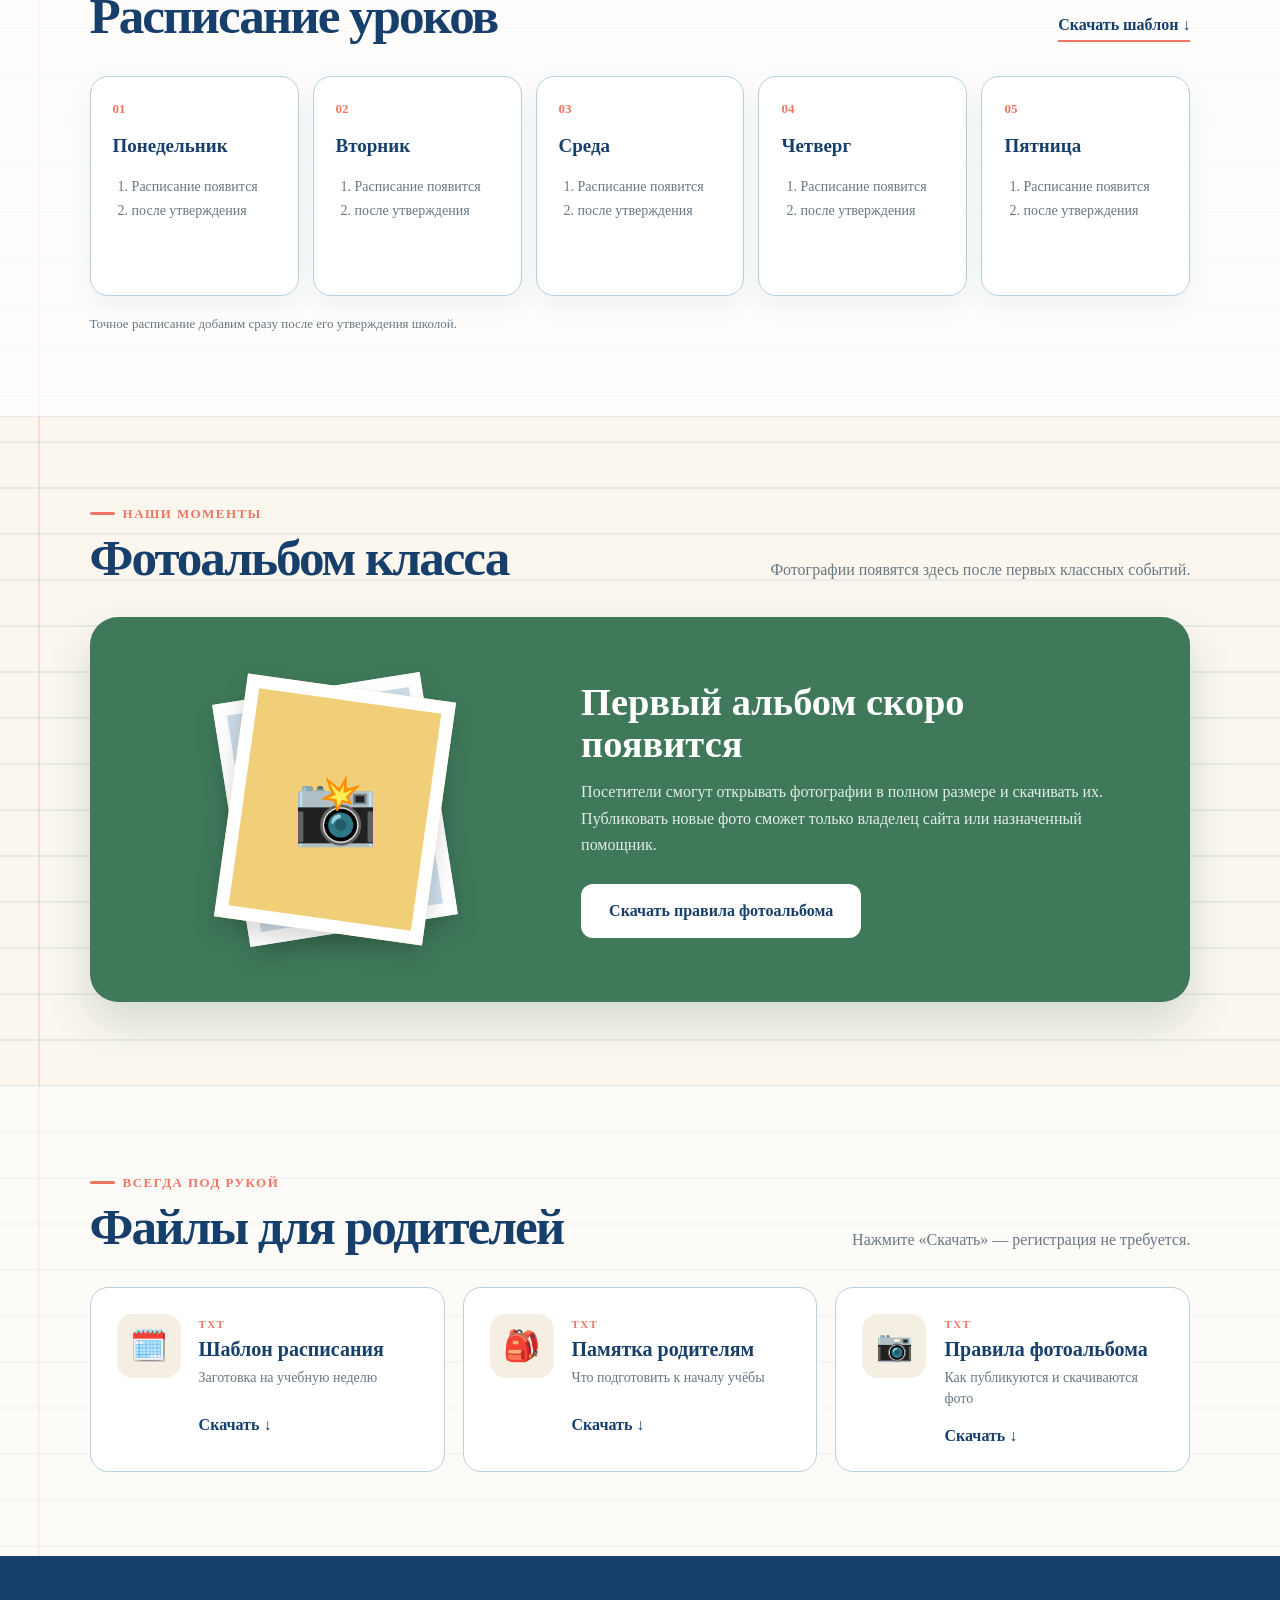
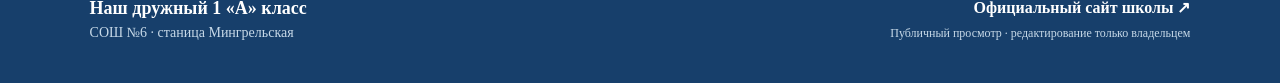
<file: index_original.html>
<!doctype html>
<html lang="ru">
<head>
  <meta charset="utf-8">
  <meta name="viewport" content="width=device-width, initial-scale=1">
  <meta name="description" content="Новости, расписание, фото и полезные материалы 1 А класса СОШ №6 станицы Мингрельской.">
  <title>Наш дружный 1 «А» класс — СОШ №6</title>
  <link rel="stylesheet" href="./styles.css">
</head>
<body>
<main>
  <header class="site-header">
    <a class="brand" href="#top" aria-label="На главную">
      <span class="book-mark" aria-hidden="true">📖</span>
      <span><strong>Наш дружный 1 «А» класс</strong><small>СОШ №6 · станица Мингрельская</small></span>
    </a>
    <nav aria-label="Основная навигация">
      <a href="#announcements">Объявления</a><a href="#schedule">Расписание</a><a href="#gallery">Фотоальбом</a><a href="#materials">Материалы</a>
    </nav>
  </header>

  <section class="hero" id="top">
    <div class="hero-copy">
      <span class="eyebrow">2026/2027 учебный год</span>
      <h1>Наш дружный<br>1 «А» класс</h1>
      <p>Новости класса, расписание, важные объявления, фотографии и полезные материалы — всё в одном месте.</p>
      <div class="hero-actions">
        <a class="button button-primary" href="#announcements">Смотреть объявления <span aria-hidden="true">→</span></a>
        <span class="read-only">Открыто для просмотра и скачивания</span>
      </div>
    </div>
    <div class="school-scene" aria-label="Школьная доска с надписью 1 А">
      <div class="chalkboard"><span>1 «А»</span><i></i></div>
      <div class="pencil-cup" aria-hidden="true"><b></b><b></b><b></b></div>
      <div class="books" aria-hidden="true"><i></i><i></i></div><div class="plant" aria-hidden="true">🌿</div>
    </div>
  </section>

  <section class="quick-grid" aria-label="Коротко о главном">
    <a class="quick-card coral" href="#announcements"><span class="quick-icon">📅</span><span><small>Ближайшее событие</small><strong>Подготовка к учебному году</strong><em>Подробности появятся в объявлениях</em></span><b aria-hidden="true">→</b></a>
    <a class="quick-card green" href="#schedule"><span class="quick-icon">📓</span><span><small>Расписание</small><strong>Учебная неделя</strong><em>Обновим после утверждения</em></span><b aria-hidden="true">→</b></a>
    <a class="quick-card blue" href="#gallery"><span class="quick-icon">🖼️</span><span><small>Фотоальбом</small><strong>Наши школьные дни</strong><em>Фото можно будет скачивать</em></span><b aria-hidden="true">→</b></a>
  </section>

  <section class="section announcements" id="announcements">
    <div class="section-heading"><div><span class="eyebrow">Важно знать</span><h2>Объявления класса</h2></div><p>Здесь будут только актуальные сообщения для детей и родителей.</p></div>
    <div class="notice-grid">
      <article class="notice-card featured"><span class="notice-label">Закреплено</span><time>Перед началом учебного года</time><h3>Добро пожаловать в наш 1 «А»!</h3><p>Сайт готов. Здесь появятся время первой встречи, список необходимых вещей и организационная информация от учителя.</p></article>
      <article class="notice-card"><span class="notice-label soft">Информация</span><time>Обновляется владельцем</time><h3>Безопасная публикация</h3><p>На публичной странице не размещаются телефоны, адреса и полные персональные данные детей.</p></article>
      <article class="notice-card"><span class="notice-label green-label">Полезно</span><time>Материалы доступны ниже</time><h3>Файлы можно скачивать</h3><p>Расписание, памятки и другие документы открываются без регистрации и сохраняются на телефон или компьютер.</p></article>
    </div>
  </section>

  <section class="section schedule-section" id="schedule">
    <div class="section-heading"><div><span class="eyebrow">Учебная неделя</span><h2>Расписание уроков</h2></div><a class="text-link" href="./materials/raspisanie-1a.txt" download>Скачать шаблон <span aria-hidden="true">↓</span></a></div>
    <div class="week-grid">
      <article class="day-card"><span>01</span><h3>Понедельник</h3><ol><li>Расписание появится</li><li>после утверждения</li></ol></article>
      <article class="day-card"><span>02</span><h3>Вторник</h3><ol><li>Расписание появится</li><li>после утверждения</li></ol></article>
      <article class="day-card"><span>03</span><h3>Среда</h3><ol><li>Расписание появится</li><li>после утверждения</li></ol></article>
      <article class="day-card"><span>04</span><h3>Четверг</h3><ol><li>Расписание появится</li><li>после утверждения</li></ol></article>
      <article class="day-card"><span>05</span><h3>Пятница</h3><ol><li>Расписание появится</li><li>после утверждения</li></ol></article>
    </div>
    <p class="schedule-note">Точное расписание добавим сразу после его утверждения школой.</p>
  </section>

  <section class="section gallery-section" id="gallery">
    <div class="section-heading"><div><span class="eyebrow">Наши моменты</span><h2>Фотоальбом класса</h2></div><p>Фотографии появятся здесь после первых классных событий.</p></div>
    <div class="gallery-placeholder"><div class="photo-stack" aria-hidden="true"><span>📸</span><i></i><i></i></div><div><h3>Первый альбом скоро появится</h3><p>Посетители смогут открывать фотографии в полном размере и скачивать их. Публиковать новые фото сможет только владелец сайта или назначенный помощник.</p><a class="button button-light" href="./materials/pravila-fotoalboma.txt" download>Скачать правила фотоальбома</a></div></div>
  </section>

  <section class="section materials-section" id="materials">
    <div class="section-heading"><div><span class="eyebrow">Всегда под рукой</span><h2>Файлы для родителей</h2></div><p>Нажмите «Скачать» — регистрация не требуется.</p></div>
    <div class="materials-grid">
      <article class="material-card"><span class="material-icon" aria-hidden="true">🗓️</span><div><small>TXT</small><h3>Шаблон расписания</h3><p>Заготовка на учебную неделю</p></div><a href="./materials/raspisanie-1a.txt" download>Скачать ↓</a></article>
      <article class="material-card"><span class="material-icon" aria-hidden="true">🎒</span><div><small>TXT</small><h3>Памятка родителям</h3><p>Что подготовить к началу учёбы</p></div><a href="./materials/pamyatka-roditelyam.txt" download>Скачать ↓</a></article>
      <article class="material-card"><span class="material-icon" aria-hidden="true">📷</span><div><small>TXT</small><h3>Правила фотоальбома</h3><p>Как публикуются и скачиваются фото</p></div><a href="./materials/pravila-fotoalboma.txt" download>Скачать ↓</a></article>
    </div>
  </section>

  <footer><div><strong>Наш дружный 1 «А» класс</strong><p>СОШ №6 · станица Мингрельская</p></div><div class="footer-links"><a href="https://sh6-mingrelskaya-r03.gosweb.gosuslugi.ru/" target="_blank" rel="noreferrer">Официальный сайт школы ↗</a><span>Публичный просмотр · редактирование только владельцем</span></div></footer>
</main>
</body>
</html>
</file>
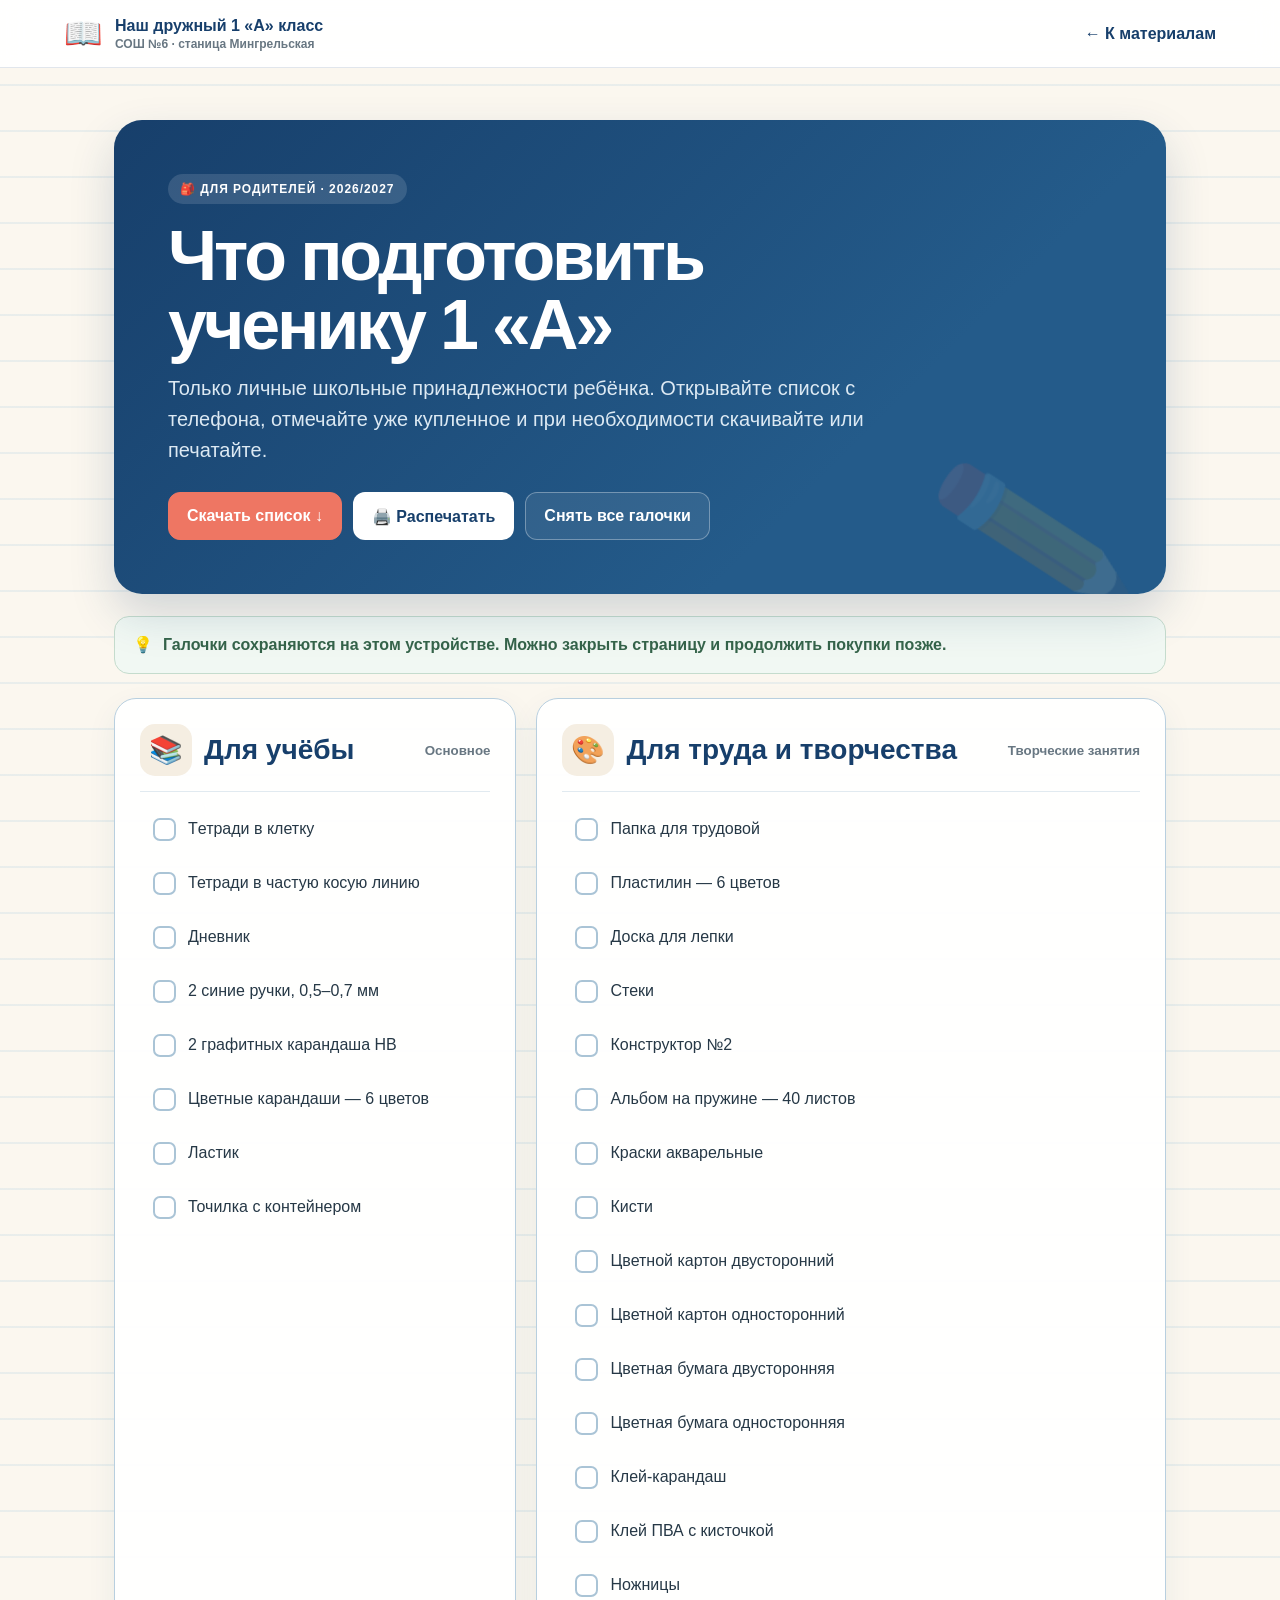
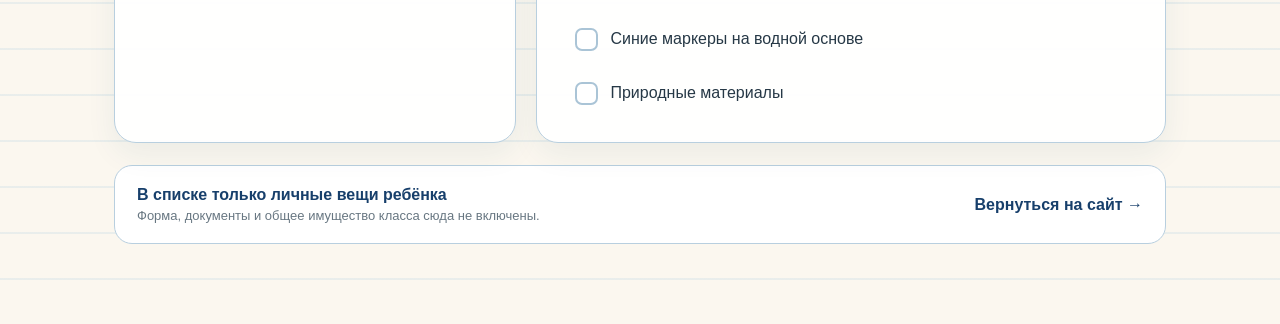
<file: materials/spisok-prinadlezhnostey-1a-3.html>
<!doctype html>
<html lang="ru">
<head>
<meta charset="utf-8">
<meta name="viewport" content="width=device-width,initial-scale=1">
<meta name="description" content="Список личных школьных принадлежностей для ученика 1 А класса.">
<title>Что подготовить ученику 1 «А»</title>
<style>
:root{--paper:#fbf7ef;--ink:#173f6b;--text:#263846;--muted:#687782;--green:#4f8a68;--coral:#ee7663;--line:#c9dceb;--white:#fff}
*{box-sizing:border-box} html{scroll-behavior:smooth}
body{margin:0;color:var(--text);font-family:"Segoe UI",Arial,sans-serif;background:repeating-linear-gradient(0deg,transparent 0 44px,rgba(113,173,211,.13) 44px 46px),var(--paper)}
a{color:inherit;text-decoration:none} button{font:inherit}
.top{position:sticky;top:0;z-index:20;display:flex;justify-content:space-between;align-items:center;gap:20px;padding:15px clamp(18px,5vw,64px);background:rgba(255,255,255,.94);border-bottom:1px solid rgba(23,63,107,.13);backdrop-filter:blur(14px)}
.brand{display:flex;gap:12px;align-items:center;color:var(--ink);font-weight:850} .brand b{font-size:31px} .brand small{display:block;color:var(--muted);font-size:12px;font-weight:600;margin-top:2px}
.back{font-weight:800;color:var(--ink);white-space:nowrap}
main{max-width:1180px;margin:auto;padding:52px clamp(18px,5vw,64px) 80px}
.hero{position:relative;overflow:hidden;padding:clamp(28px,5vw,54px);border-radius:28px;background:linear-gradient(135deg,#173f6b,#245b8a 70%);color:#fff;box-shadow:0 20px 45px rgba(23,63,107,.18)}
.hero:after{content:"✏️";position:absolute;right:4%;bottom:-28px;font-size:150px;transform:rotate(-12deg);opacity:.12}
.kicker{display:inline-flex;align-items:center;gap:8px;padding:8px 12px;border-radius:999px;background:rgba(255,255,255,.13);font-size:12px;font-weight:900;letter-spacing:.08em;text-transform:uppercase}
h1{max-width:760px;margin:18px 0 14px;font-size:clamp(39px,6vw,70px);line-height:.98;letter-spacing:-.045em}
.hero p{max-width:760px;margin:0;color:#dce9f3;font-size:clamp(16px,2vw,20px);line-height:1.55}
.actions{display:flex;gap:11px;flex-wrap:wrap;margin-top:26px} .btn{min-height:48px;padding:0 18px;border-radius:12px;border:1px solid rgba(255,255,255,.32);display:inline-flex;align-items:center;justify-content:center;font-weight:850;cursor:pointer;background:#fff;color:var(--ink)} .btn.primary{background:var(--coral);color:#fff;border-color:var(--coral)} .btn.ghost{background:rgba(255,255,255,.08);color:#fff}
.tip{margin:22px 0 0;display:flex;gap:10px;align-items:flex-start;padding:16px 18px;border:1px solid #c5dccd;border-radius:15px;background:#f1f8f3;color:#35644a;font-weight:700;line-height:1.5}
.grid{display:grid;grid-template-columns:.78fr 1.22fr;gap:20px;margin-top:24px}
.group{background:rgba(255,255,255,.95);border:1px solid #b8cfdf;border-radius:22px;padding:25px;box-shadow:0 11px 30px rgba(33,78,120,.07)}
.group-head{display:flex;align-items:center;justify-content:space-between;gap:14px;margin-bottom:14px;padding-bottom:15px;border-bottom:1px solid #e1eaf0} .group-title{display:flex;align-items:center;gap:12px} .group-icon{width:52px;height:52px;display:grid;place-items:center;border-radius:15px;background:#f5eee2;font-size:27px} h2{margin:0;color:var(--ink);font-size:clamp(21px,2.3vw,28px)} .group-head small{color:var(--muted);font-weight:750;white-space:nowrap}
.items{display:grid;gap:7px} .item{position:relative;display:flex;align-items:flex-start;gap:12px;padding:12px 13px;border-radius:12px;cursor:pointer;line-height:1.4;transition:.15s ease} .item:hover{background:#f5f9fc} .item input{position:absolute;opacity:0;pointer-events:none} .box{width:23px;height:23px;flex:0 0 23px;display:grid;place-items:center;border:2px solid #aac4d6;border-radius:7px;color:transparent;background:#fff;font-size:13px;font-weight:900;transition:.15s ease} .item:has(input:checked){background:#f0f7f2;color:#587063} .item:has(input:checked) .box{background:var(--green);border-color:var(--green);color:#fff} .item:has(input:checked)>span:last-child{text-decoration:line-through;text-decoration-thickness:1px}
.bottom{display:flex;justify-content:space-between;gap:18px;align-items:center;flex-wrap:wrap;margin-top:22px;padding:20px 22px;border-radius:18px;background:#fff;border:1px solid #b8cfdf} .bottom strong{color:var(--ink)} .bottom p{margin:4px 0 0;color:var(--muted);font-size:13px}
@media(max-width:820px){.grid{grid-template-columns:1fr} .top{position:relative} .hero:after{font-size:100px}}
@media(max-width:560px){.top{align-items:flex-start} .brand small{max-width:210px} main{padding-top:26px} .hero{border-radius:20px} h1{font-size:43px} .actions .btn{width:100%} .group{padding:18px} .group-head{align-items:flex-start} .group-head small{display:none}}
@media print{.top,.actions,.tip,.bottom{display:none!important} body{background:#fff} main{max-width:none;padding:0} .hero{box-shadow:none;background:#fff;color:#000;padding:0 0 24px} .hero p{color:#444} .kicker{background:#eee;color:#333} .grid{grid-template-columns:1fr 1fr;gap:12px} .group{box-shadow:none}}
</style>
</head>
<body>
<header class="top">
  <a class="brand" href="../index.html"><b>📖</b><span>Наш дружный 1 «А» класс<small>СОШ №6 · станица Мингрельская</small></span></a>
  <a class="back" href="../index.html#materials">← К материалам</a>
</header>
<main>
  <section class="hero">
    <span class="kicker">🎒 Для родителей · 2026/2027</span>
    <h1>Что подготовить ученику 1 «А»</h1>
    <p>Только личные школьные принадлежности ребёнка. Открывайте список с телефона, отмечайте уже купленное и при необходимости скачивайте или печатайте.</p>
    <div class="actions">
      <a class="btn primary" href="./spisok-prinadlezhnostey-1a.txt" download>Скачать список ↓</a>
      <button class="btn" type="button" onclick="window.print()">🖨️ Распечатать</button>
      <button class="btn ghost" id="clear" type="button">Снять все галочки</button>
    </div>
  </section>

  <div class="tip"><span>💡</span><span>Галочки сохраняются на этом устройстве. Можно закрыть страницу и продолжить покупки позже.</span></div>

  <div class="grid">
    <section class="group">
      <div class="group-head"><div class="group-title"><span class="group-icon">📚</span><h2>Для учёбы</h2></div><small>Основное</small></div>
      <div class="items"><label class="item" for="study-0"><input id="study-0" data-key="study-0" type="checkbox"><span class="box" aria-hidden="true">✓</span><span>Tетради в клетку</span></label>
<label class="item" for="study-1"><input id="study-1" data-key="study-1" type="checkbox"><span class="box" aria-hidden="true">✓</span><span>Тетради в частую косую линию</span></label>
<label class="item" for="study-2"><input id="study-2" data-key="study-2" type="checkbox"><span class="box" aria-hidden="true">✓</span><span>Дневник</span></label>
<label class="item" for="study-3"><input id="study-3" data-key="study-3" type="checkbox"><span class="box" aria-hidden="true">✓</span><span>2 синие ручки, 0,5–0,7 мм</span></label>
<label class="item" for="study-4"><input id="study-4" data-key="study-4" type="checkbox"><span class="box" aria-hidden="true">✓</span><span>2 графитных карандаша HB</span></label>
<label class="item" for="study-5"><input id="study-5" data-key="study-5" type="checkbox"><span class="box" aria-hidden="true">✓</span><span>Цветные карандаши — 6 цветов</span></label>
<label class="item" for="study-6"><input id="study-6" data-key="study-6" type="checkbox"><span class="box" aria-hidden="true">✓</span><span>Ластик</span></label>
<label class="item" for="study-7"><input id="study-7" data-key="study-7" type="checkbox"><span class="box" aria-hidden="true">✓</span><span>Точилка с контейнером</span></label></div>
    </section>
    <section class="group">
      <div class="group-head"><div class="group-title"><span class="group-icon">🎨</span><h2>Для труда и творчества</h2></div><small>Творческие занятия</small></div>
      <div class="items"><label class="item" for="creative-0"><input id="creative-0" data-key="creative-0" type="checkbox"><span class="box" aria-hidden="true">✓</span><span>Папка для трудовой</span></label>
<label class="item" for="creative-1"><input id="creative-1" data-key="creative-1" type="checkbox"><span class="box" aria-hidden="true">✓</span><span>Пластилин — 6 цветов</span></label>
<label class="item" for="creative-2"><input id="creative-2" data-key="creative-2" type="checkbox"><span class="box" aria-hidden="true">✓</span><span>Доска для лепки</span></label>
<label class="item" for="creative-3"><input id="creative-3" data-key="creative-3" type="checkbox"><span class="box" aria-hidden="true">✓</span><span>Стеки</span></label>
<label class="item" for="creative-4"><input id="creative-4" data-key="creative-4" type="checkbox"><span class="box" aria-hidden="true">✓</span><span>Конструктор №2</span></label>
<label class="item" for="creative-5"><input id="creative-5" data-key="creative-5" type="checkbox"><span class="box" aria-hidden="true">✓</span><span>Альбом на пружине — 40 листов</span></label>
<label class="item" for="creative-6"><input id="creative-6" data-key="creative-6" type="checkbox"><span class="box" aria-hidden="true">✓</span><span>Краски акварельные</span></label>
<label class="item" for="creative-7"><input id="creative-7" data-key="creative-7" type="checkbox"><span class="box" aria-hidden="true">✓</span><span>Кисти</span></label>
<label class="item" for="creative-8"><input id="creative-8" data-key="creative-8" type="checkbox"><span class="box" aria-hidden="true">✓</span><span>Цветной картон двусторонний</span></label>
<label class="item" for="creative-9"><input id="creative-9" data-key="creative-9" type="checkbox"><span class="box" aria-hidden="true">✓</span><span>Цветной картон односторонний</span></label>
<label class="item" for="creative-10"><input id="creative-10" data-key="creative-10" type="checkbox"><span class="box" aria-hidden="true">✓</span><span>Цветная бумага двусторонняя</span></label>
<label class="item" for="creative-11"><input id="creative-11" data-key="creative-11" type="checkbox"><span class="box" aria-hidden="true">✓</span><span>Цветная бумага односторонняя</span></label>
<label class="item" for="creative-12"><input id="creative-12" data-key="creative-12" type="checkbox"><span class="box" aria-hidden="true">✓</span><span>Клей-карандаш</span></label>
<label class="item" for="creative-13"><input id="creative-13" data-key="creative-13" type="checkbox"><span class="box" aria-hidden="true">✓</span><span>Клей ПВА с кисточкой</span></label>
<label class="item" for="creative-14"><input id="creative-14" data-key="creative-14" type="checkbox"><span class="box" aria-hidden="true">✓</span><span>Ножницы</span></label>
<label class="item" for="creative-15"><input id="creative-15" data-key="creative-15" type="checkbox"><span class="box" aria-hidden="true">✓</span><span>Синие маркеры на водной основе</span></label>
<label class="item" for="creative-16"><input id="creative-16" data-key="creative-16" type="checkbox"><span class="box" aria-hidden="true">✓</span><span>Природные материалы</span></label></div>
    </section>
  </div>

  <div class="bottom"><div><strong>В списке только личные вещи ребёнка</strong><p>Форма, документы и общее имущество класса сюда не включены.</p></div><a class="back" href="../index.html#materials">Вернуться на сайт →</a></div>
</main>
<script>
const checks=[...document.querySelectorAll('input[data-key]')];
checks.forEach(c=>{c.checked=localStorage.getItem('1a-'+c.dataset.key)==='1';c.addEventListener('change',()=>localStorage.setItem('1a-'+c.dataset.key,c.checked?'1':'0'));});
document.getElementById('clear').addEventListener('click',()=>{checks.forEach(c=>{c.checked=false;localStorage.removeItem('1a-'+c.dataset.key);});});
</script>
</body></html>
</file>
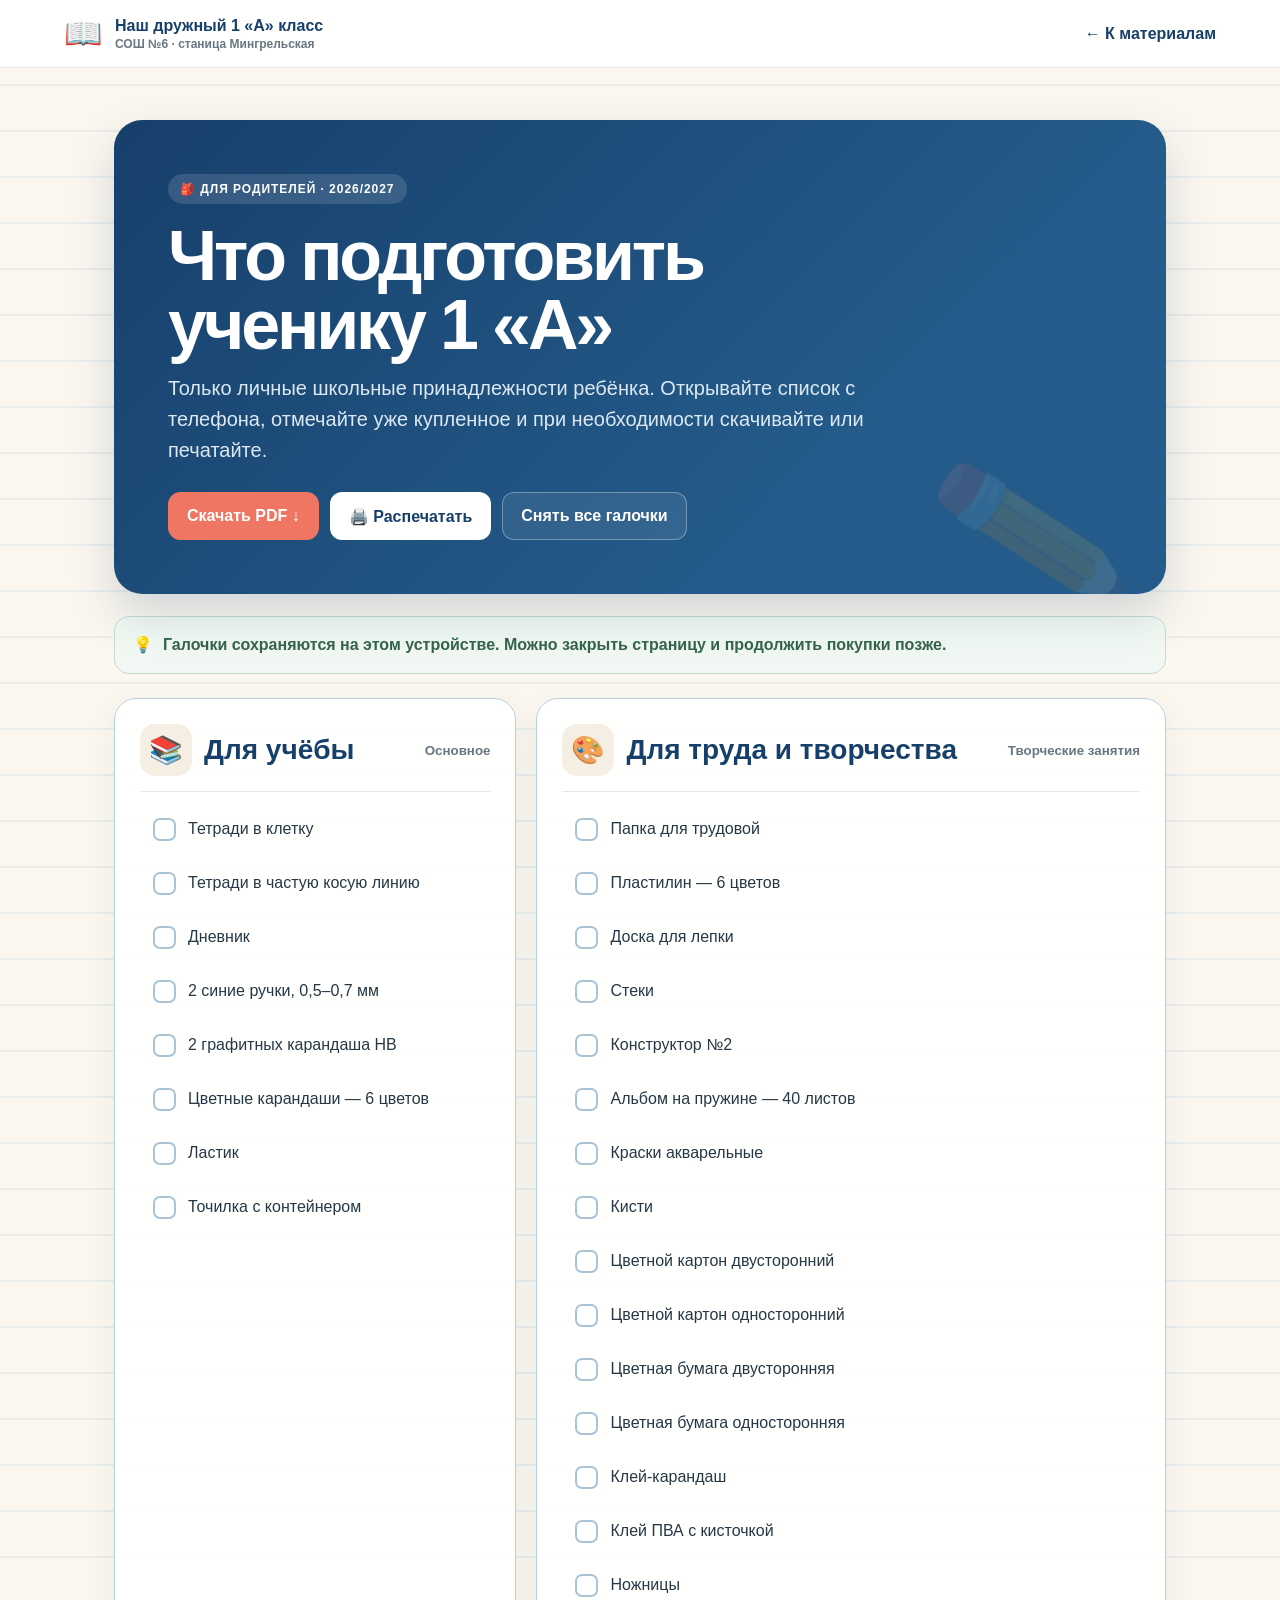
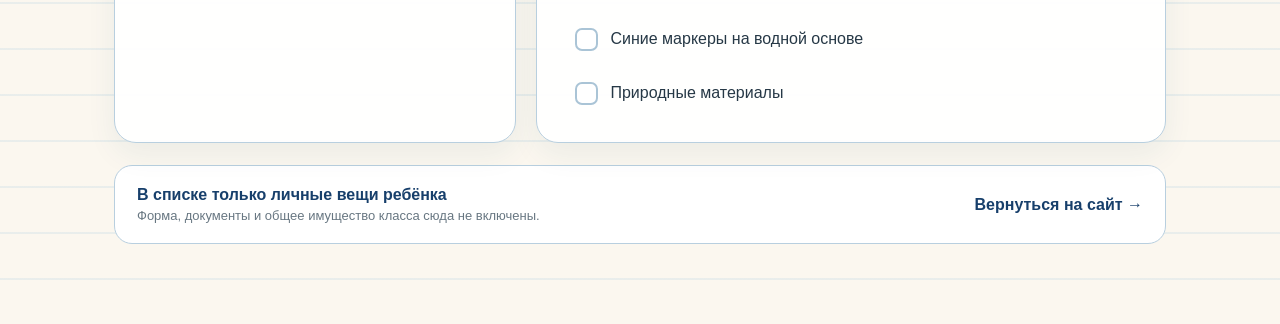
<file: materials/spisok-prinadlezhnostey-1a-4.html>
<!doctype html>
<html lang="ru">
<head>
<meta charset="utf-8">
<meta name="viewport" content="width=device-width,initial-scale=1">
<meta name="description" content="Список личных школьных принадлежностей для ученика 1 А класса.">
<title>Что подготовить ученику 1 «А»</title>
<style>
:root{--paper:#fbf7ef;--ink:#173f6b;--text:#263846;--muted:#687782;--green:#4f8a68;--coral:#ee7663;--line:#c9dceb;--white:#fff}
*{box-sizing:border-box} html{scroll-behavior:smooth}
body{margin:0;color:var(--text);font-family:"Segoe UI",Arial,sans-serif;background:repeating-linear-gradient(0deg,transparent 0 44px,rgba(113,173,211,.13) 44px 46px),var(--paper)}
a{color:inherit;text-decoration:none} button{font:inherit}
.top{position:sticky;top:0;z-index:20;display:flex;justify-content:space-between;align-items:center;gap:20px;padding:15px clamp(18px,5vw,64px);background:rgba(255,255,255,.94);border-bottom:1px solid rgba(23,63,107,.13);backdrop-filter:blur(14px)}
.brand{display:flex;gap:12px;align-items:center;color:var(--ink);font-weight:850} .brand b{font-size:31px} .brand small{display:block;color:var(--muted);font-size:12px;font-weight:600;margin-top:2px}
.back{font-weight:800;color:var(--ink);white-space:nowrap}
main{max-width:1180px;margin:auto;padding:52px clamp(18px,5vw,64px) 80px}
.hero{position:relative;overflow:hidden;padding:clamp(28px,5vw,54px);border-radius:28px;background:linear-gradient(135deg,#173f6b,#245b8a 70%);color:#fff;box-shadow:0 20px 45px rgba(23,63,107,.18)}
.hero:after{content:"✏️";position:absolute;right:4%;bottom:-28px;font-size:150px;transform:rotate(-12deg);opacity:.12}
.kicker{display:inline-flex;align-items:center;gap:8px;padding:8px 12px;border-radius:999px;background:rgba(255,255,255,.13);font-size:12px;font-weight:900;letter-spacing:.08em;text-transform:uppercase}
h1{max-width:760px;margin:18px 0 14px;font-size:clamp(39px,6vw,70px);line-height:.98;letter-spacing:-.045em}
.hero p{max-width:760px;margin:0;color:#dce9f3;font-size:clamp(16px,2vw,20px);line-height:1.55}
.actions{display:flex;gap:11px;flex-wrap:wrap;margin-top:26px} .btn{min-height:48px;padding:0 18px;border-radius:12px;border:1px solid rgba(255,255,255,.32);display:inline-flex;align-items:center;justify-content:center;font-weight:850;cursor:pointer;background:#fff;color:var(--ink)} .btn.primary{background:var(--coral);color:#fff;border-color:var(--coral)} .btn.ghost{background:rgba(255,255,255,.08);color:#fff}
.tip{margin:22px 0 0;display:flex;gap:10px;align-items:flex-start;padding:16px 18px;border:1px solid #c5dccd;border-radius:15px;background:#f1f8f3;color:#35644a;font-weight:700;line-height:1.5}
.grid{display:grid;grid-template-columns:.78fr 1.22fr;gap:20px;margin-top:24px}
.group{background:rgba(255,255,255,.95);border:1px solid #b8cfdf;border-radius:22px;padding:25px;box-shadow:0 11px 30px rgba(33,78,120,.07)}
.group-head{display:flex;align-items:center;justify-content:space-between;gap:14px;margin-bottom:14px;padding-bottom:15px;border-bottom:1px solid #e1eaf0} .group-title{display:flex;align-items:center;gap:12px} .group-icon{width:52px;height:52px;display:grid;place-items:center;border-radius:15px;background:#f5eee2;font-size:27px} h2{margin:0;color:var(--ink);font-size:clamp(21px,2.3vw,28px)} .group-head small{color:var(--muted);font-weight:750;white-space:nowrap}
.items{display:grid;gap:7px} .item{position:relative;display:flex;align-items:flex-start;gap:12px;padding:12px 13px;border-radius:12px;cursor:pointer;line-height:1.4;transition:.15s ease} .item:hover{background:#f5f9fc} .item input{position:absolute;opacity:0;pointer-events:none} .box{width:23px;height:23px;flex:0 0 23px;display:grid;place-items:center;border:2px solid #aac4d6;border-radius:7px;color:transparent;background:#fff;font-size:13px;font-weight:900;transition:.15s ease} .item:has(input:checked){background:#f0f7f2;color:#587063} .item:has(input:checked) .box{background:var(--green);border-color:var(--green);color:#fff} .item:has(input:checked)>span:last-child{text-decoration:line-through;text-decoration-thickness:1px}
.bottom{display:flex;justify-content:space-between;gap:18px;align-items:center;flex-wrap:wrap;margin-top:22px;padding:20px 22px;border-radius:18px;background:#fff;border:1px solid #b8cfdf} .bottom strong{color:var(--ink)} .bottom p{margin:4px 0 0;color:var(--muted);font-size:13px}
@media(max-width:820px){.grid{grid-template-columns:1fr} .top{position:relative} .hero:after{font-size:100px}}
@media(max-width:560px){.top{align-items:flex-start} .brand small{max-width:210px} main{padding-top:26px} .hero{border-radius:20px} h1{font-size:43px} .actions .btn{width:100%} .group{padding:18px} .group-head{align-items:flex-start} .group-head small{display:none}}
@media print{.top,.actions,.tip,.bottom{display:none!important} body{background:#fff} main{max-width:none;padding:0} .hero{box-shadow:none;background:#fff;color:#000;padding:0 0 24px} .hero p{color:#444} .kicker{background:#eee;color:#333} .grid{grid-template-columns:1fr 1fr;gap:12px} .group{box-shadow:none}}
</style>
</head>
<body>
<header class="top">
  <a class="brand" href="../index.html"><b>📖</b><span>Наш дружный 1 «А» класс<small>СОШ №6 · станица Мингрельская</small></span></a>
  <a class="back" href="../index.html#materials">← К материалам</a>
</header>
<main>
  <section class="hero">
    <span class="kicker">🎒 Для родителей · 2026/2027</span>
    <h1>Что подготовить ученику 1 «А»</h1>
    <p>Только личные школьные принадлежности ребёнка. Открывайте список с телефона, отмечайте уже купленное и при необходимости скачивайте или печатайте.</p>
    <div class="actions">
      <a class="btn primary" href="./spisok-prinadlezhnostey-1a.pdf" download>Скачать PDF ↓</a>
      <button class="btn" type="button" onclick="window.print()">🖨️ Распечатать</button>
      <button class="btn ghost" id="clear" type="button">Снять все галочки</button>
    </div>
  </section>

  <div class="tip"><span>💡</span><span>Галочки сохраняются на этом устройстве. Можно закрыть страницу и продолжить покупки позже.</span></div>

  <div class="grid">
    <section class="group">
      <div class="group-head"><div class="group-title"><span class="group-icon">📚</span><h2>Для учёбы</h2></div><small>Основное</small></div>
      <div class="items"><label class="item" for="study-0"><input id="study-0" data-key="study-0" type="checkbox"><span class="box" aria-hidden="true">✓</span><span>Тетради в клетку</span></label>
<label class="item" for="study-1"><input id="study-1" data-key="study-1" type="checkbox"><span class="box" aria-hidden="true">✓</span><span>Тетради в частую косую линию</span></label>
<label class="item" for="study-2"><input id="study-2" data-key="study-2" type="checkbox"><span class="box" aria-hidden="true">✓</span><span>Дневник</span></label>
<label class="item" for="study-3"><input id="study-3" data-key="study-3" type="checkbox"><span class="box" aria-hidden="true">✓</span><span>2 синие ручки, 0,5–0,7 мм</span></label>
<label class="item" for="study-4"><input id="study-4" data-key="study-4" type="checkbox"><span class="box" aria-hidden="true">✓</span><span>2 графитных карандаша HB</span></label>
<label class="item" for="study-5"><input id="study-5" data-key="study-5" type="checkbox"><span class="box" aria-hidden="true">✓</span><span>Цветные карандаши — 6 цветов</span></label>
<label class="item" for="study-6"><input id="study-6" data-key="study-6" type="checkbox"><span class="box" aria-hidden="true">✓</span><span>Ластик</span></label>
<label class="item" for="study-7"><input id="study-7" data-key="study-7" type="checkbox"><span class="box" aria-hidden="true">✓</span><span>Точилка с контейнером</span></label></div>
    </section>
    <section class="group">
      <div class="group-head"><div class="group-title"><span class="group-icon">🎨</span><h2>Для труда и творчества</h2></div><small>Творческие занятия</small></div>
      <div class="items"><label class="item" for="creative-0"><input id="creative-0" data-key="creative-0" type="checkbox"><span class="box" aria-hidden="true">✓</span><span>Папка для трудовой</span></label>
<label class="item" for="creative-1"><input id="creative-1" data-key="creative-1" type="checkbox"><span class="box" aria-hidden="true">✓</span><span>Пластилин — 6 цветов</span></label>
<label class="item" for="creative-2"><input id="creative-2" data-key="creative-2" type="checkbox"><span class="box" aria-hidden="true">✓</span><span>Доска для лепки</span></label>
<label class="item" for="creative-3"><input id="creative-3" data-key="creative-3" type="checkbox"><span class="box" aria-hidden="true">✓</span><span>Стеки</span></label>
<label class="item" for="creative-4"><input id="creative-4" data-key="creative-4" type="checkbox"><span class="box" aria-hidden="true">✓</span><span>Конструктор №2</span></label>
<label class="item" for="creative-5"><input id="creative-5" data-key="creative-5" type="checkbox"><span class="box" aria-hidden="true">✓</span><span>Альбом на пружине — 40 листов</span></label>
<label class="item" for="creative-6"><input id="creative-6" data-key="creative-6" type="checkbox"><span class="box" aria-hidden="true">✓</span><span>Краски акварельные</span></label>
<label class="item" for="creative-7"><input id="creative-7" data-key="creative-7" type="checkbox"><span class="box" aria-hidden="true">✓</span><span>Кисти</span></label>
<label class="item" for="creative-8"><input id="creative-8" data-key="creative-8" type="checkbox"><span class="box" aria-hidden="true">✓</span><span>Цветной картон двусторонний</span></label>
<label class="item" for="creative-9"><input id="creative-9" data-key="creative-9" type="checkbox"><span class="box" aria-hidden="true">✓</span><span>Цветной картон односторонний</span></label>
<label class="item" for="creative-10"><input id="creative-10" data-key="creative-10" type="checkbox"><span class="box" aria-hidden="true">✓</span><span>Цветная бумага двусторонняя</span></label>
<label class="item" for="creative-11"><input id="creative-11" data-key="creative-11" type="checkbox"><span class="box" aria-hidden="true">✓</span><span>Цветная бумага односторонняя</span></label>
<label class="item" for="creative-12"><input id="creative-12" data-key="creative-12" type="checkbox"><span class="box" aria-hidden="true">✓</span><span>Клей-карандаш</span></label>
<label class="item" for="creative-13"><input id="creative-13" data-key="creative-13" type="checkbox"><span class="box" aria-hidden="true">✓</span><span>Клей ПВА с кисточкой</span></label>
<label class="item" for="creative-14"><input id="creative-14" data-key="creative-14" type="checkbox"><span class="box" aria-hidden="true">✓</span><span>Ножницы</span></label>
<label class="item" for="creative-15"><input id="creative-15" data-key="creative-15" type="checkbox"><span class="box" aria-hidden="true">✓</span><span>Синие маркеры на водной основе</span></label>
<label class="item" for="creative-16"><input id="creative-16" data-key="creative-16" type="checkbox"><span class="box" aria-hidden="true">✓</span><span>Природные материалы</span></label></div>
    </section>
  </div>

  <div class="bottom"><div><strong>В списке только личные вещи ребёнка</strong><p>Форма, документы и общее имущество класса сюда не включены.</p></div><a class="back" href="../index.html#materials">Вернуться на сайт →</a></div>
</main>
<script>
const checks=[...document.querySelectorAll('input[data-key]')];
checks.forEach(c=>{c.checked=localStorage.getItem('1a-'+c.dataset.key)==='1';c.addEventListener('change',()=>localStorage.setItem('1a-'+c.dataset.key,c.checked?'1':'0'));});
document.getElementById('clear').addEventListener('click',()=>{checks.forEach(c=>{c.checked=false;localStorage.removeItem('1a-'+c.dataset.key);});});
</script>
</body></html>
</file>
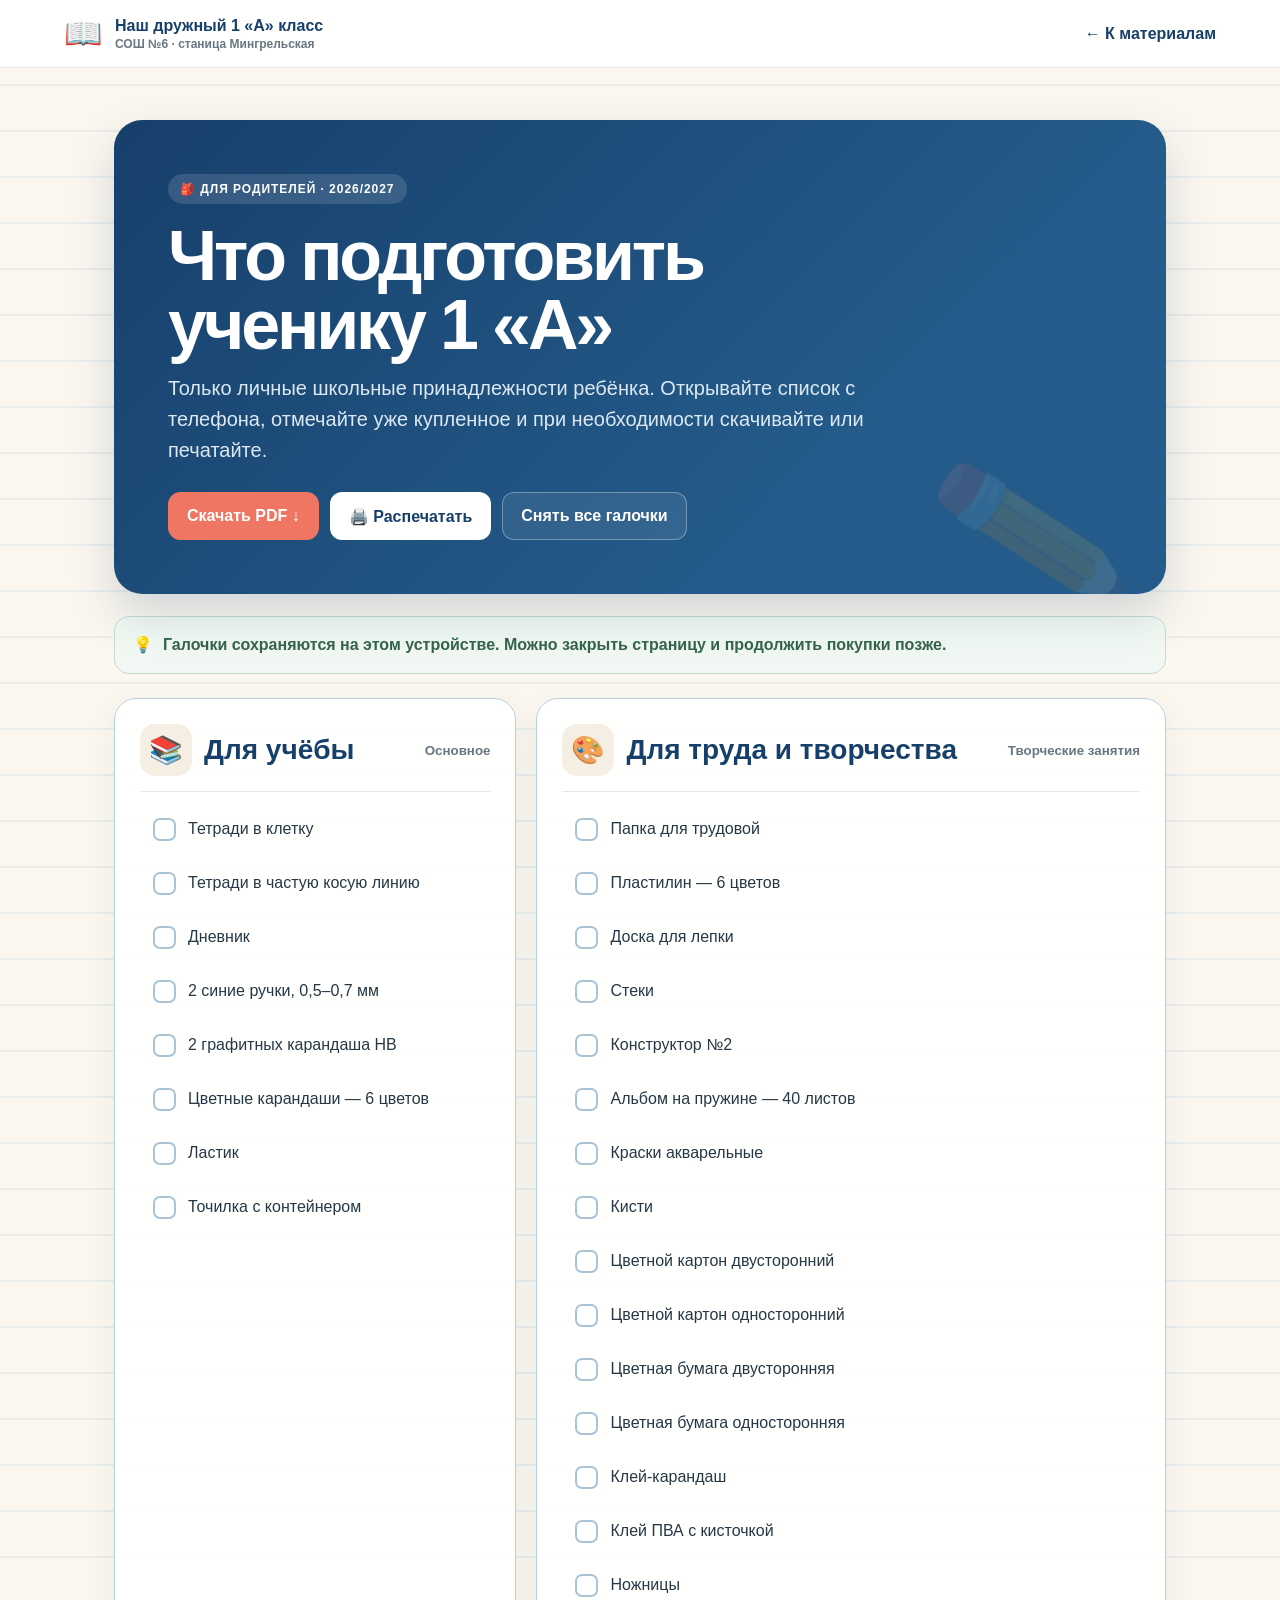
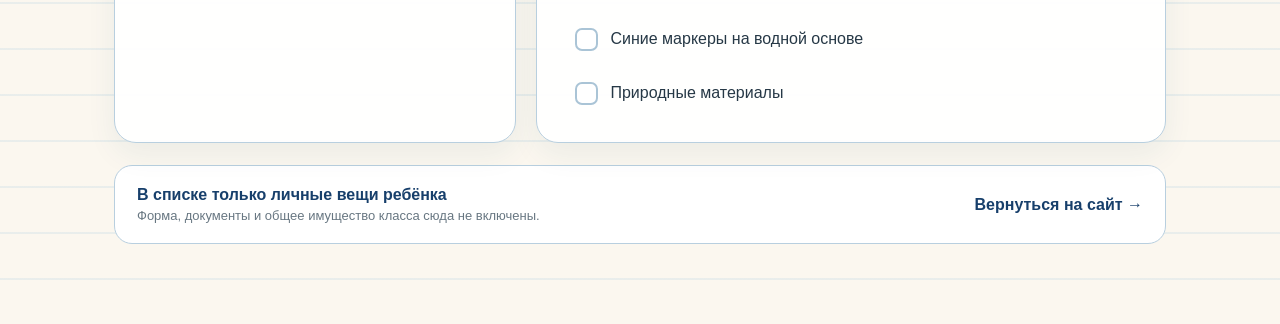
<file: materials/spisok-prinadlezhnostey-1a.html>
<!doctype html>
<html lang="ru">
<head>
<meta charset="utf-8">
<meta name="viewport" content="width=device-width,initial-scale=1">
<meta name="description" content="Список личных школьных принадлежностей для ученика 1 А класса.">
<title>Что подготовить ученику 1 «А»</title>
<style>
:root{--paper:#fbf7ef;--ink:#173f6b;--text:#263846;--muted:#687782;--green:#4f8a68;--coral:#ee7663;--line:#c9dceb;--white:#fff}
*{box-sizing:border-box} html{scroll-behavior:smooth}
body{margin:0;color:var(--text);font-family:"Segoe UI",Arial,sans-serif;background:repeating-linear-gradient(0deg,transparent 0 44px,rgba(113,173,211,.13) 44px 46px),var(--paper)}
a{color:inherit;text-decoration:none} button{font:inherit}
.top{position:sticky;top:0;z-index:20;display:flex;justify-content:space-between;align-items:center;gap:20px;padding:15px clamp(18px,5vw,64px);background:rgba(255,255,255,.94);border-bottom:1px solid rgba(23,63,107,.13);backdrop-filter:blur(14px)}
.brand{display:flex;gap:12px;align-items:center;color:var(--ink);font-weight:850} .brand b{font-size:31px} .brand small{display:block;color:var(--muted);font-size:12px;font-weight:600;margin-top:2px}
.back{font-weight:800;color:var(--ink);white-space:nowrap}
main{max-width:1180px;margin:auto;padding:52px clamp(18px,5vw,64px) 80px}
.hero{position:relative;overflow:hidden;padding:clamp(28px,5vw,54px);border-radius:28px;background:linear-gradient(135deg,#173f6b,#245b8a 70%);color:#fff;box-shadow:0 20px 45px rgba(23,63,107,.18)}
.hero:after{content:"✏️";position:absolute;right:4%;bottom:-28px;font-size:150px;transform:rotate(-12deg);opacity:.12}
.kicker{display:inline-flex;align-items:center;gap:8px;padding:8px 12px;border-radius:999px;background:rgba(255,255,255,.13);font-size:12px;font-weight:900;letter-spacing:.08em;text-transform:uppercase}
h1{max-width:760px;margin:18px 0 14px;font-size:clamp(39px,6vw,70px);line-height:.98;letter-spacing:-.045em}
.hero p{max-width:760px;margin:0;color:#dce9f3;font-size:clamp(16px,2vw,20px);line-height:1.55}
.actions{display:flex;gap:11px;flex-wrap:wrap;margin-top:26px} .btn{min-height:48px;padding:0 18px;border-radius:12px;border:1px solid rgba(255,255,255,.32);display:inline-flex;align-items:center;justify-content:center;font-weight:850;cursor:pointer;background:#fff;color:var(--ink)} .btn.primary{background:var(--coral);color:#fff;border-color:var(--coral)} .btn.ghost{background:rgba(255,255,255,.08);color:#fff}
.tip{margin:22px 0 0;display:flex;gap:10px;align-items:flex-start;padding:16px 18px;border:1px solid #c5dccd;border-radius:15px;background:#f1f8f3;color:#35644a;font-weight:700;line-height:1.5}
.grid{display:grid;grid-template-columns:.78fr 1.22fr;gap:20px;margin-top:24px}
.group{background:rgba(255,255,255,.95);border:1px solid #b8cfdf;border-radius:22px;padding:25px;box-shadow:0 11px 30px rgba(33,78,120,.07)}
.group-head{display:flex;align-items:center;justify-content:space-between;gap:14px;margin-bottom:14px;padding-bottom:15px;border-bottom:1px solid #e1eaf0} .group-title{display:flex;align-items:center;gap:12px} .group-icon{width:52px;height:52px;display:grid;place-items:center;border-radius:15px;background:#f5eee2;font-size:27px} h2{margin:0;color:var(--ink);font-size:clamp(21px,2.3vw,28px)} .group-head small{color:var(--muted);font-weight:750;white-space:nowrap}
.items{display:grid;gap:7px} .item{position:relative;display:flex;align-items:flex-start;gap:12px;padding:12px 13px;border-radius:12px;cursor:pointer;line-height:1.4;transition:.15s ease} .item:hover{background:#f5f9fc} .item input{position:absolute;opacity:0;pointer-events:none} .box{width:23px;height:23px;flex:0 0 23px;display:grid;place-items:center;border:2px solid #aac4d6;border-radius:7px;color:transparent;background:#fff;font-size:13px;font-weight:900;transition:.15s ease} .item:has(input:checked){background:#f0f7f2;color:#587063} .item:has(input:checked) .box{background:var(--green);border-color:var(--green);color:#fff} .item:has(input:checked)>span:last-child{text-decoration:line-through;text-decoration-thickness:1px}
.bottom{display:flex;justify-content:space-between;gap:18px;align-items:center;flex-wrap:wrap;margin-top:22px;padding:20px 22px;border-radius:18px;background:#fff;border:1px solid #b8cfdf} .bottom strong{color:var(--ink)} .bottom p{margin:4px 0 0;color:var(--muted);font-size:13px}
@media(max-width:820px){.grid{grid-template-columns:1fr} .top{position:relative} .hero:after{font-size:100px}}
@media(max-width:560px){.top{align-items:flex-start} .brand small{max-width:210px} main{padding-top:26px} .hero{border-radius:20px} h1{font-size:43px} .actions .btn{width:100%} .group{padding:18px} .group-head{align-items:flex-start} .group-head small{display:none}}
@media print{.top,.actions,.tip,.bottom{display:none!important} body{background:#fff} main{max-width:none;padding:0} .hero{box-shadow:none;background:#fff;color:#000;padding:0 0 24px} .hero p{color:#444} .kicker{background:#eee;color:#333} .grid{grid-template-columns:1fr 1fr;gap:12px} .group{box-shadow:none}}
</style>
</head>
<body>
<header class="top">
  <a class="brand" href="../index.html"><b>📖</b><span>Наш дружный 1 «А» класс<small>СОШ №6 · станица Мингрельская</small></span></a>
  <a class="back" href="../index.html#materials">← К материалам</a>
</header>
<main>
  <section class="hero">
    <span class="kicker">🎒 Для родителей · 2026/2027</span>
    <h1>Что подготовить ученику 1 «А»</h1>
    <p>Только личные школьные принадлежности ребёнка. Открывайте список с телефона, отмечайте уже купленное и при необходимости скачивайте или печатайте.</p>
    <div class="actions">
      <a class="btn primary" href="./spisok-prinadlezhnostey-1a.pdf" download>Скачать PDF ↓</a>
      <button class="btn" type="button" onclick="window.print()">🖨️ Распечатать</button>
      <button class="btn ghost" id="clear" type="button">Снять все галочки</button>
    </div>
  </section>

  <div class="tip"><span>💡</span><span>Галочки сохраняются на этом устройстве. Можно закрыть страницу и продолжить покупки позже.</span></div>

  <div class="grid">
    <section class="group">
      <div class="group-head"><div class="group-title"><span class="group-icon">📚</span><h2>Для учёбы</h2></div><small>Основное</small></div>
      <div class="items"><label class="item" for="study-0"><input id="study-0" data-key="study-0" type="checkbox"><span class="box" aria-hidden="true">✓</span><span>Тетради в клетку</span></label>
<label class="item" for="study-1"><input id="study-1" data-key="study-1" type="checkbox"><span class="box" aria-hidden="true">✓</span><span>Тетради в частую косую линию</span></label>
<label class="item" for="study-2"><input id="study-2" data-key="study-2" type="checkbox"><span class="box" aria-hidden="true">✓</span><span>Дневник</span></label>
<label class="item" for="study-3"><input id="study-3" data-key="study-3" type="checkbox"><span class="box" aria-hidden="true">✓</span><span>2 синие ручки, 0,5–0,7 мм</span></label>
<label class="item" for="study-4"><input id="study-4" data-key="study-4" type="checkbox"><span class="box" aria-hidden="true">✓</span><span>2 графитных карандаша HB</span></label>
<label class="item" for="study-5"><input id="study-5" data-key="study-5" type="checkbox"><span class="box" aria-hidden="true">✓</span><span>Цветные карандаши — 6 цветов</span></label>
<label class="item" for="study-6"><input id="study-6" data-key="study-6" type="checkbox"><span class="box" aria-hidden="true">✓</span><span>Ластик</span></label>
<label class="item" for="study-7"><input id="study-7" data-key="study-7" type="checkbox"><span class="box" aria-hidden="true">✓</span><span>Точилка с контейнером</span></label></div>
    </section>
    <section class="group">
      <div class="group-head"><div class="group-title"><span class="group-icon">🎨</span><h2>Для труда и творчества</h2></div><small>Творческие занятия</small></div>
      <div class="items"><label class="item" for="creative-0"><input id="creative-0" data-key="creative-0" type="checkbox"><span class="box" aria-hidden="true">✓</span><span>Папка для трудовой</span></label>
<label class="item" for="creative-1"><input id="creative-1" data-key="creative-1" type="checkbox"><span class="box" aria-hidden="true">✓</span><span>Пластилин — 6 цветов</span></label>
<label class="item" for="creative-2"><input id="creative-2" data-key="creative-2" type="checkbox"><span class="box" aria-hidden="true">✓</span><span>Доска для лепки</span></label>
<label class="item" for="creative-3"><input id="creative-3" data-key="creative-3" type="checkbox"><span class="box" aria-hidden="true">✓</span><span>Стеки</span></label>
<label class="item" for="creative-4"><input id="creative-4" data-key="creative-4" type="checkbox"><span class="box" aria-hidden="true">✓</span><span>Конструктор №2</span></label>
<label class="item" for="creative-5"><input id="creative-5" data-key="creative-5" type="checkbox"><span class="box" aria-hidden="true">✓</span><span>Альбом на пружине — 40 листов</span></label>
<label class="item" for="creative-6"><input id="creative-6" data-key="creative-6" type="checkbox"><span class="box" aria-hidden="true">✓</span><span>Краски акварельные</span></label>
<label class="item" for="creative-7"><input id="creative-7" data-key="creative-7" type="checkbox"><span class="box" aria-hidden="true">✓</span><span>Кисти</span></label>
<label class="item" for="creative-8"><input id="creative-8" data-key="creative-8" type="checkbox"><span class="box" aria-hidden="true">✓</span><span>Цветной картон двусторонний</span></label>
<label class="item" for="creative-9"><input id="creative-9" data-key="creative-9" type="checkbox"><span class="box" aria-hidden="true">✓</span><span>Цветной картон односторонний</span></label>
<label class="item" for="creative-10"><input id="creative-10" data-key="creative-10" type="checkbox"><span class="box" aria-hidden="true">✓</span><span>Цветная бумага двусторонняя</span></label>
<label class="item" for="creative-11"><input id="creative-11" data-key="creative-11" type="checkbox"><span class="box" aria-hidden="true">✓</span><span>Цветная бумага односторонняя</span></label>
<label class="item" for="creative-12"><input id="creative-12" data-key="creative-12" type="checkbox"><span class="box" aria-hidden="true">✓</span><span>Клей-карандаш</span></label>
<label class="item" for="creative-13"><input id="creative-13" data-key="creative-13" type="checkbox"><span class="box" aria-hidden="true">✓</span><span>Клей ПВА с кисточкой</span></label>
<label class="item" for="creative-14"><input id="creative-14" data-key="creative-14" type="checkbox"><span class="box" aria-hidden="true">✓</span><span>Ножницы</span></label>
<label class="item" for="creative-15"><input id="creative-15" data-key="creative-15" type="checkbox"><span class="box" aria-hidden="true">✓</span><span>Синие маркеры на водной основе</span></label>
<label class="item" for="creative-16"><input id="creative-16" data-key="creative-16" type="checkbox"><span class="box" aria-hidden="true">✓</span><span>Природные материалы</span></label></div>
    </section>
  </div>

  <div class="bottom"><div><strong>В списке только личные вещи ребёнка</strong><p>Форма, документы и общее имущество класса сюда не включены.</p></div><a class="back" href="../index.html#materials">Вернуться на сайт →</a></div>
</main>
<script>
const checks=[...document.querySelectorAll('input[data-key]')];
checks.forEach(c=>{c.checked=localStorage.getItem('1a-'+c.dataset.key)==='1';c.addEventListener('change',()=>localStorage.setItem('1a-'+c.dataset.key,c.checked?'1':'0'));});
document.getElementById('clear').addEventListener('click',()=>{checks.forEach(c=>{c.checked=false;localStorage.removeItem('1a-'+c.dataset.key);});});
</script>
</body></html>
</file>
<file: styles.css>
:root {
  --paper: #fbf7ef;
  --ink: #173f6b;
  --text: #263846;
  --muted: #687782;
  --line: #c9dceb;
  --green: #4f8a68;
  --coral: #ee7663;
  --blue: #4f8fbd;
  --white: #ffffff;
}

* { box-sizing: border-box; }
html { scroll-behavior: smooth; }
body {
  margin: 0;
  background: var(--paper);
  color: var(--text);
  font-family: var(--font-geist-sans), "Segoe UI", Arial, sans-serif;
}
a { color: inherit; text-decoration: none; }
button, a { -webkit-tap-highlight-color: transparent; }

main {
  min-height: 100vh;
  overflow: hidden;
  background:
    linear-gradient(90deg, transparent 0 38px, rgba(238,118,99,.21) 38px 40px, transparent 40px),
    repeating-linear-gradient(0deg, transparent 0 44px, rgba(113,173,211,.16) 44px 46px),
    var(--paper);
}

.site-header {
  position: sticky;
  top: 0;
  z-index: 20;
  min-height: 94px;
  padding: 16px clamp(24px, 5vw, 72px);
  display: flex;
  align-items: center;
  justify-content: space-between;
  gap: 24px;
  background: rgba(255,255,255,.94);
  border-bottom: 1px solid rgba(23,63,107,.13);
  backdrop-filter: blur(16px);
}
.brand { display: flex; align-items: center; gap: 14px; min-width: 300px; }
.book-mark { font-size: 40px; line-height: 1; filter: saturate(.8); }
.brand strong { display: block; color: var(--ink); font-size: 19px; letter-spacing: -.02em; }
.brand small { display: block; margin-top: 3px; color: var(--muted); font-size: 14px; }
nav { display: flex; align-items: center; gap: clamp(18px, 2.4vw, 42px); }
nav a { position: relative; color: var(--ink); font-size: 15px; font-weight: 700; }
nav a::after {
  content: ""; position: absolute; left: 0; right: 100%; bottom: -10px; height: 3px;
  border-radius: 4px; background: var(--coral); transition: right .2s ease;
}
nav a:hover::after, nav a:focus-visible::after { right: 0; }

.hero {
  min-height: 520px;
  padding: 56px clamp(24px, 7vw, 104px) 38px;
  display: grid;
  grid-template-columns: minmax(0, 1fr) minmax(470px, .95fr);
  gap: 48px;
  align-items: center;
  position: relative;
}
.hero::before {
  content: ""; position: absolute; inset: 0;
  background: radial-gradient(circle at 77% 12%, rgba(244,200,74,.18), transparent 30%);
  pointer-events: none;
}
.hero-copy { position: relative; z-index: 2; max-width: 680px; animation: rise .45s ease both; }
.eyebrow {
  display: inline-flex; align-items: center; gap: 8px; color: var(--coral);
  font-size: 13px; line-height: 1; font-weight: 800; letter-spacing: .11em; text-transform: uppercase;
}
.eyebrow::before { content: ""; width: 25px; height: 3px; border-radius: 9px; background: currentColor; }
h1 {
  margin: 22px 0 22px;
  color: var(--ink);
  font-size: clamp(58px, 6.4vw, 92px);
  line-height: .94;
  letter-spacing: -.055em;
  font-weight: 850;
}
.hero-copy > p { max-width: 650px; margin: 0; font-size: clamp(18px, 2vw, 24px); line-height: 1.48; }
.hero-actions { margin-top: 30px; display: flex; align-items: center; gap: 22px; flex-wrap: wrap; }
.button {
  min-height: 58px; padding: 0 28px; border-radius: 12px; display: inline-flex; align-items: center;
  justify-content: center; gap: 14px; font-weight: 800; transition: transform .2s ease, box-shadow .2s ease, background .2s ease;
}
.button:hover { transform: translateY(-2px); }
.button:focus-visible, a:focus-visible { outline: 3px solid rgba(79,143,189,.35); outline-offset: 3px; }
.button-primary { background: var(--coral); color: white; box-shadow: 0 10px 26px rgba(238,118,99,.26); }
.button-primary:hover { background: #de6857; box-shadow: 0 14px 30px rgba(238,118,99,.32); }
.read-only { color: var(--muted); font-size: 13px; font-weight: 650; }

.school-scene {
  position: relative;
  min-height: 390px;
  filter: drop-shadow(0 25px 25px rgba(31,61,45,.16));
  animation: sceneIn .55s .08s ease both;
}
.chalkboard {
  position: absolute; inset: 10px 0 55px 14px; border: 16px solid #a8794e; border-radius: 10px;
  background: radial-gradient(circle at 32% 18%, rgba(255,255,255,.08), transparent 38%), #386f50;
  box-shadow: inset 0 0 0 2px rgba(255,255,255,.13), inset 0 -10px 24px rgba(21,55,37,.2);
  display: grid; place-items: center; color: rgba(255,255,255,.88);
}
.chalkboard span { transform: rotate(-2deg); font-family: "Comic Sans MS", cursive; font-size: 72px; }
.chalkboard i { position: absolute; width: 150px; height: 5px; top: 64%; border-radius: 70%; background: rgba(255,255,255,.65); transform: rotate(-3deg); }
.pencil-cup {
  position: absolute; z-index: 2; left: -14px; bottom: 30px; width: 82px; height: 100px;
  border-radius: 8px 8px 20px 20px; border: 2px solid #b8ccd9;
  background: repeating-linear-gradient(90deg,#fff 0 19px,#c9dceb 20px 21px), repeating-linear-gradient(0deg,transparent 0 19px,#c9dceb 20px 21px), #fff;
}
.pencil-cup b { position: absolute; bottom: 76px; width: 10px; height: 86px; border-radius: 3px; transform-origin: bottom; }
.pencil-cup b:nth-child(1) { left: 18px; background: #214e78; transform: rotate(-8deg); }
.pencil-cup b:nth-child(2) { left: 36px; background: #e98270; transform: rotate(5deg); }
.pencil-cup b:nth-child(3) { left: 52px; background: #f0bd43; transform: rotate(11deg); }
.books { position: absolute; z-index: 2; right: 78px; bottom: 33px; width: 215px; height: 64px; }
.books i { position: absolute; right: 0; width: 210px; height: 27px; border-radius: 3px 9px 9px 3px; border-left: 12px solid rgba(0,0,0,.12); }
.books i:first-child { bottom: 0; background: #e98270; }
.books i:last-child { bottom: 27px; width: 176px; background: #214e78; }
.plant { position: absolute; z-index: 2; right: 5px; bottom: 22px; font-size: 74px; }

.quick-grid {
  position: relative; z-index: 3;
  margin: 0 clamp(18px, 4vw, 60px) 72px;
  display: grid; grid-template-columns: repeat(3, 1fr); gap: 16px;
}
.quick-card {
  min-height: 180px; padding: 24px; display: grid; grid-template-columns: 84px 1fr auto; gap: 18px; align-items: center;
  border: 1px solid #abc7db; border-radius: 18px; background: rgba(255,255,255,.94);
  box-shadow: 0 10px 30px rgba(33,78,120,.08); transition: transform .2s ease, box-shadow .2s ease, border-color .2s ease;
  animation: rise .45s ease both;
}
.quick-card:nth-child(2) { animation-delay: .08s; }
.quick-card:nth-child(3) { animation-delay: .16s; }
.quick-card:hover { transform: translateY(-4px); box-shadow: 0 16px 36px rgba(33,78,120,.14); border-color: #73a4c8; }
.quick-icon { width: 82px; height: 100px; display: grid; place-items: center; border-radius: 18px; font-size: 38px; background: #f5eee2; }
.quick-card small { display: block; margin-bottom: 8px; font-size: 14px; font-weight: 800; }
.quick-card.coral small { color: var(--coral); }
.quick-card.green small { color: var(--green); }
.quick-card.blue small { color: var(--blue); }
.quick-card strong { display: block; color: #182631; font-size: clamp(18px, 1.55vw, 24px); line-height: 1.18; }
.quick-card em { display: block; margin-top: 12px; color: var(--muted); font-size: 13px; line-height: 1.4; font-style: normal; }
.quick-card > b { color: var(--ink); font-size: 24px; transition: transform .2s ease; }
.quick-card:hover > b { transform: translateX(4px); }

.section { padding: 84px clamp(24px, 7vw, 104px); }
.section-heading { margin-bottom: 34px; display: flex; align-items: end; justify-content: space-between; gap: 32px; }
.section-heading h2 { margin: 12px 0 0; color: var(--ink); font-size: clamp(36px, 4vw, 56px); line-height: 1; letter-spacing: -.04em; }
.section-heading > p { max-width: 420px; margin: 0; color: var(--muted); line-height: 1.6; }
.notice-grid { display: grid; grid-template-columns: 1.25fr 1fr 1fr; gap: 20px; }
.notice-card { padding: 30px; min-height: 280px; border: 1px solid #b9d0df; border-radius: 20px; background: rgba(255,255,255,.92); }
.notice-card.featured { background: var(--ink); color: white; border-color: var(--ink); box-shadow: 0 16px 38px rgba(23,63,107,.18); }
.notice-label { display: inline-flex; padding: 8px 12px; border-radius: 99px; color: white; background: var(--coral); font-size: 12px; font-weight: 800; }
.notice-label.soft { color: var(--ink); background: #dcecf7; }
.notice-label.green-label { background: var(--green); }
.notice-card time { display: block; margin-top: 28px; color: var(--muted); font-size: 13px; }
.notice-card.featured time { color: #b9cada; }
.notice-card h3 { margin: 12px 0; font-size: 24px; line-height: 1.2; }
.notice-card p { margin: 0; color: var(--muted); line-height: 1.65; }
.notice-card.featured p { color: #d9e4ed; }

.schedule-section { background: rgba(255,255,255,.8); border-block: 1px solid rgba(23,63,107,.1); }
.text-link { color: var(--ink); font-weight: 800; border-bottom: 2px solid var(--coral); padding-bottom: 6px; }
.week-grid { display: grid; grid-template-columns: repeat(5, 1fr); gap: 14px; }
.day-card { min-height: 220px; padding: 22px; border-radius: 18px; background: var(--white); border: 1px solid #b8cfdf; box-shadow: 0 9px 24px rgba(33,78,120,.07); }
.day-card > span { color: var(--coral); font-size: 13px; font-weight: 900; }
.day-card h3 { margin: 18px 0; color: var(--ink); font-size: 19px; }
.day-card ol { margin: 0; padding-left: 19px; color: var(--muted); line-height: 1.75; font-size: 14px; }
.schedule-note { margin: 20px 0 0; color: var(--muted); font-size: 13px; }

.gallery-placeholder {
  min-height: 360px; padding: clamp(30px, 5vw, 64px); display: grid; grid-template-columns: .8fr 1.2fr; gap: 64px; align-items: center;
  border-radius: 28px; background: #3f795a; color: white; box-shadow: 0 20px 46px rgba(52,101,74,.2);
}
.photo-stack { position: relative; min-height: 250px; display: grid; place-items: center; }
.photo-stack i { position: absolute; width: 210px; height: 245px; border: 13px solid white; background: #cbdce8; box-shadow: 0 12px 25px rgba(0,0,0,.16); }
.photo-stack i:first-of-type { transform: rotate(-9deg); }
.photo-stack i:last-of-type { transform: rotate(8deg); background: #f0cf78; }
.photo-stack span { position: relative; z-index: 2; font-size: 68px; }
.gallery-placeholder h3 { margin: 0 0 14px; font-size: clamp(30px, 3vw, 46px); line-height: 1.1; }
.gallery-placeholder p { max-width: 650px; margin: 0 0 26px; color: #e1eee6; line-height: 1.65; }
.button-light { min-height: 54px; color: var(--ink); background: white; }

.materials-section { background: rgba(255,255,255,.58); }
.materials-grid { display: grid; grid-template-columns: repeat(3, 1fr); gap: 18px; }
.material-card { padding: 26px; display: grid; grid-template-columns: 64px 1fr; gap: 18px; border-radius: 18px; border: 1px solid #b8cfdf; background: white; }
.material-icon { width: 64px; height: 64px; display: grid; place-items: center; border-radius: 16px; background: #f4eee3; font-size: 30px; }
.material-card small { color: var(--coral); font-size: 11px; font-weight: 900; letter-spacing: .12em; }
.material-card h3 { margin: 6px 0; color: var(--ink); font-size: 20px; }
.material-card p { margin: 0; color: var(--muted); font-size: 14px; line-height: 1.5; }
.material-card > a { grid-column: 2; color: var(--ink); font-weight: 850; }
.material-card > a:hover { color: var(--coral); }

footer {
  padding: 42px clamp(24px, 7vw, 104px); display: flex; align-items: center; justify-content: space-between; gap: 30px;
  background: #173f6b; color: white;
}
footer strong { font-size: 18px; }
footer p { margin: 6px 0 0; color: #c7d9e8; font-size: 14px; }
.footer-links { display: flex; align-items: end; flex-direction: column; gap: 9px; text-align: right; }
.footer-links a { font-weight: 750; }
.footer-links span { color: #c7d9e8; font-size: 12px; }

@keyframes rise { from { opacity: 0; transform: translateY(12px); } to { opacity: 1; transform: translateY(0); } }
@keyframes sceneIn { from { opacity: 0; transform: scale(.97); } to { opacity: 1; transform: scale(1); } }

@media (max-width: 1050px) {
  .site-header { align-items: flex-start; }
  nav { overflow-x: auto; width: 100%; padding: 6px 0 10px; }
  .site-header { flex-direction: column; }
  .hero { grid-template-columns: 1fr; padding-top: 46px; }
  .school-scene { min-height: 320px; }
  .quick-grid { grid-template-columns: 1fr; }
  .quick-card { min-height: 150px; }
  .notice-grid, .materials-grid { grid-template-columns: 1fr; }
  .week-grid { grid-template-columns: repeat(2, 1fr); }
}

@media (max-width: 680px) {
  main { background: repeating-linear-gradient(0deg, transparent 0 44px, rgba(113,173,211,.13) 44px 46px), var(--paper); }
  .site-header { position: relative; min-height: auto; padding: 16px 18px 8px; }
  .brand { min-width: 0; }
  .brand strong { font-size: 16px; }
  .brand small { font-size: 12px; }
  .book-mark { font-size: 34px; }
  nav { gap: 22px; }
  nav a { font-size: 13px; white-space: nowrap; }
  .hero { min-height: auto; padding: 40px 22px 20px; gap: 24px; }
  h1 { font-size: 54px; }
  .hero-copy > p { font-size: 18px; }
  .button-primary { width: 100%; }
  .read-only { width: 100%; text-align: center; }
  .school-scene { min-height: 260px; }
  .chalkboard { inset: 8px 0 42px 0; border-width: 10px; }
  .chalkboard span { font-size: 52px; }
  .pencil-cup { transform: scale(.78); transform-origin: bottom left; }
  .books { right: 24px; transform: scale(.75); transform-origin: bottom right; }
  .plant { display: none; }
  .quick-grid { margin: 10px 16px 46px; }
  .quick-card { grid-template-columns: 62px 1fr auto; padding: 18px; }
  .quick-icon { width: 60px; height: 76px; font-size: 28px; }
  .section { padding: 62px 20px; }
  .section-heading { align-items: flex-start; flex-direction: column; gap: 18px; }
  .section-heading h2 { font-size: 40px; }
  .notice-card { min-height: auto; }
  .week-grid { grid-template-columns: 1fr; }
  .day-card { min-height: 180px; }
  .gallery-placeholder { grid-template-columns: 1fr; gap: 26px; }
  .photo-stack { min-height: 210px; transform: scale(.82); }
  .materials-grid { grid-template-columns: 1fr; }
  footer { align-items: flex-start; flex-direction: column; }
  .footer-links { align-items: flex-start; text-align: left; }
}

@media (prefers-reduced-motion: reduce) {
  html { scroll-behavior: auto; }
  *, *::before, *::after { animation: none !important; transition: none !important; }
}
</file>
